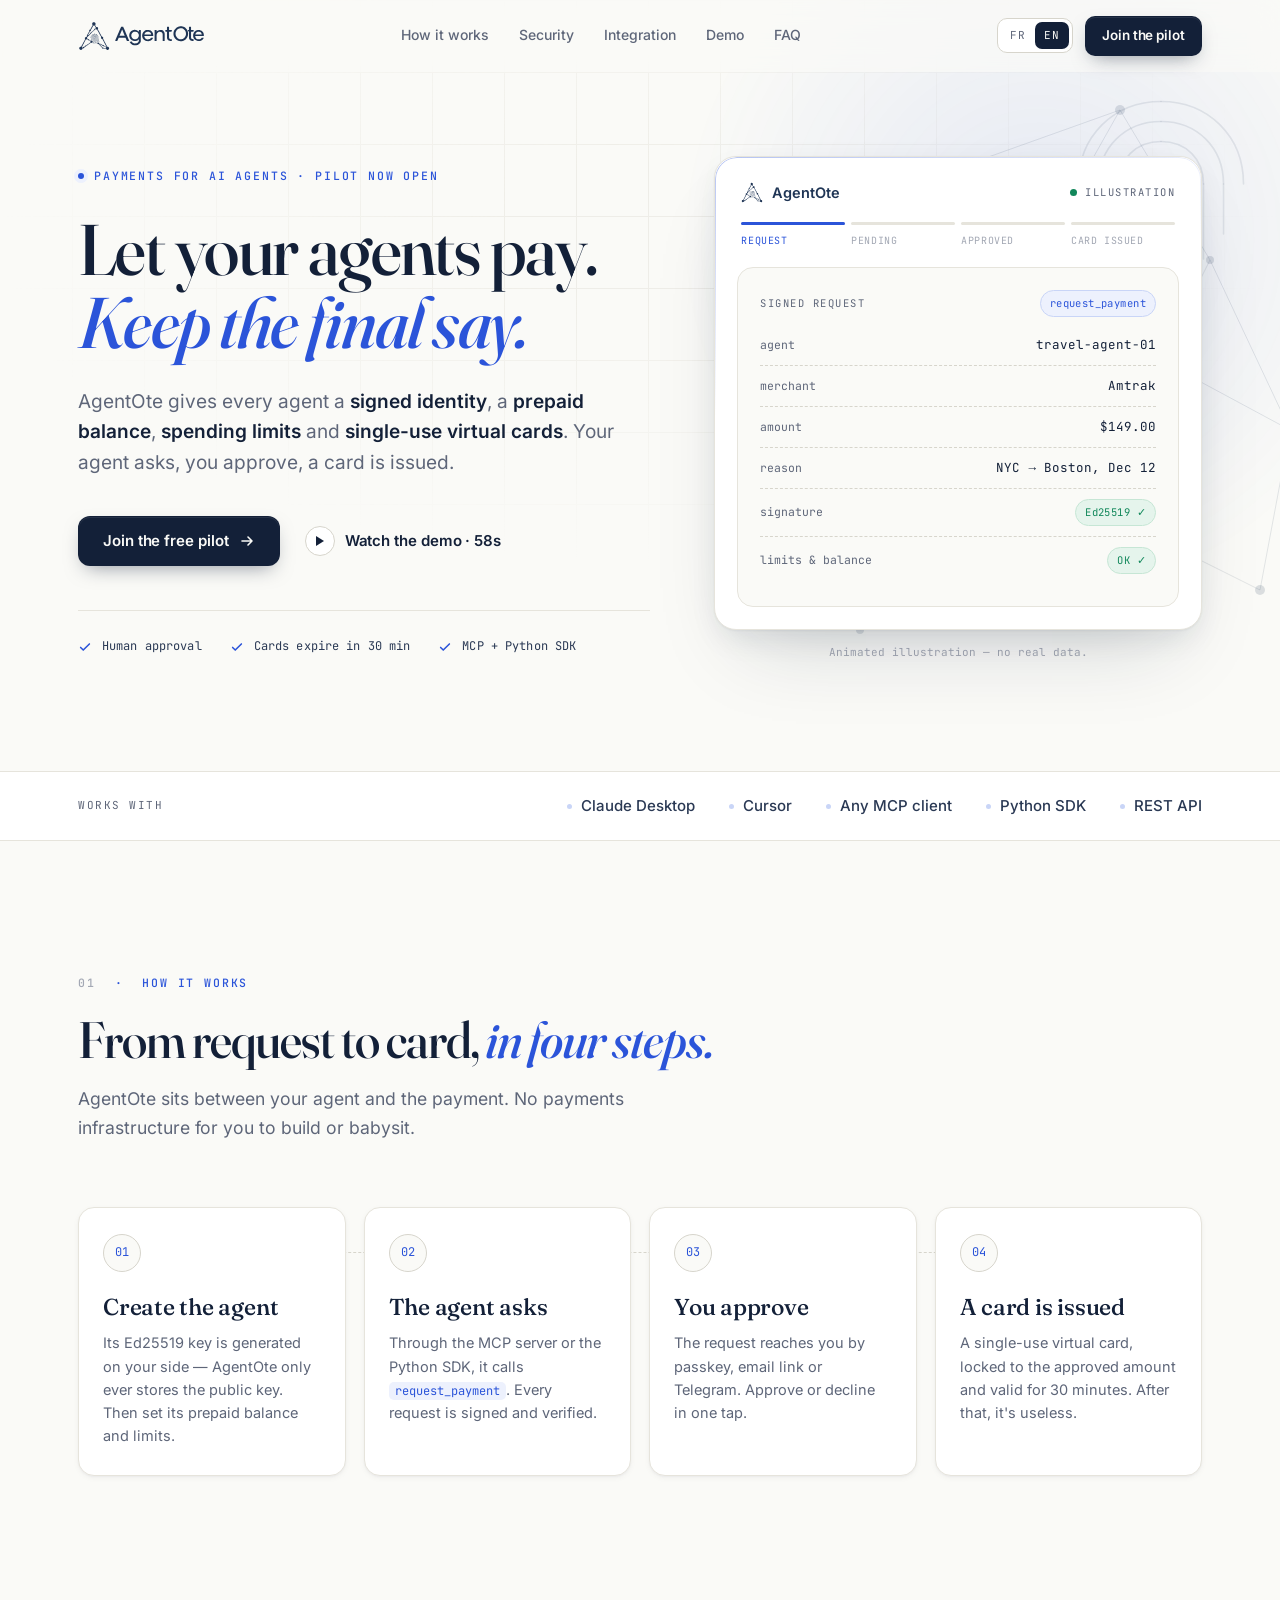
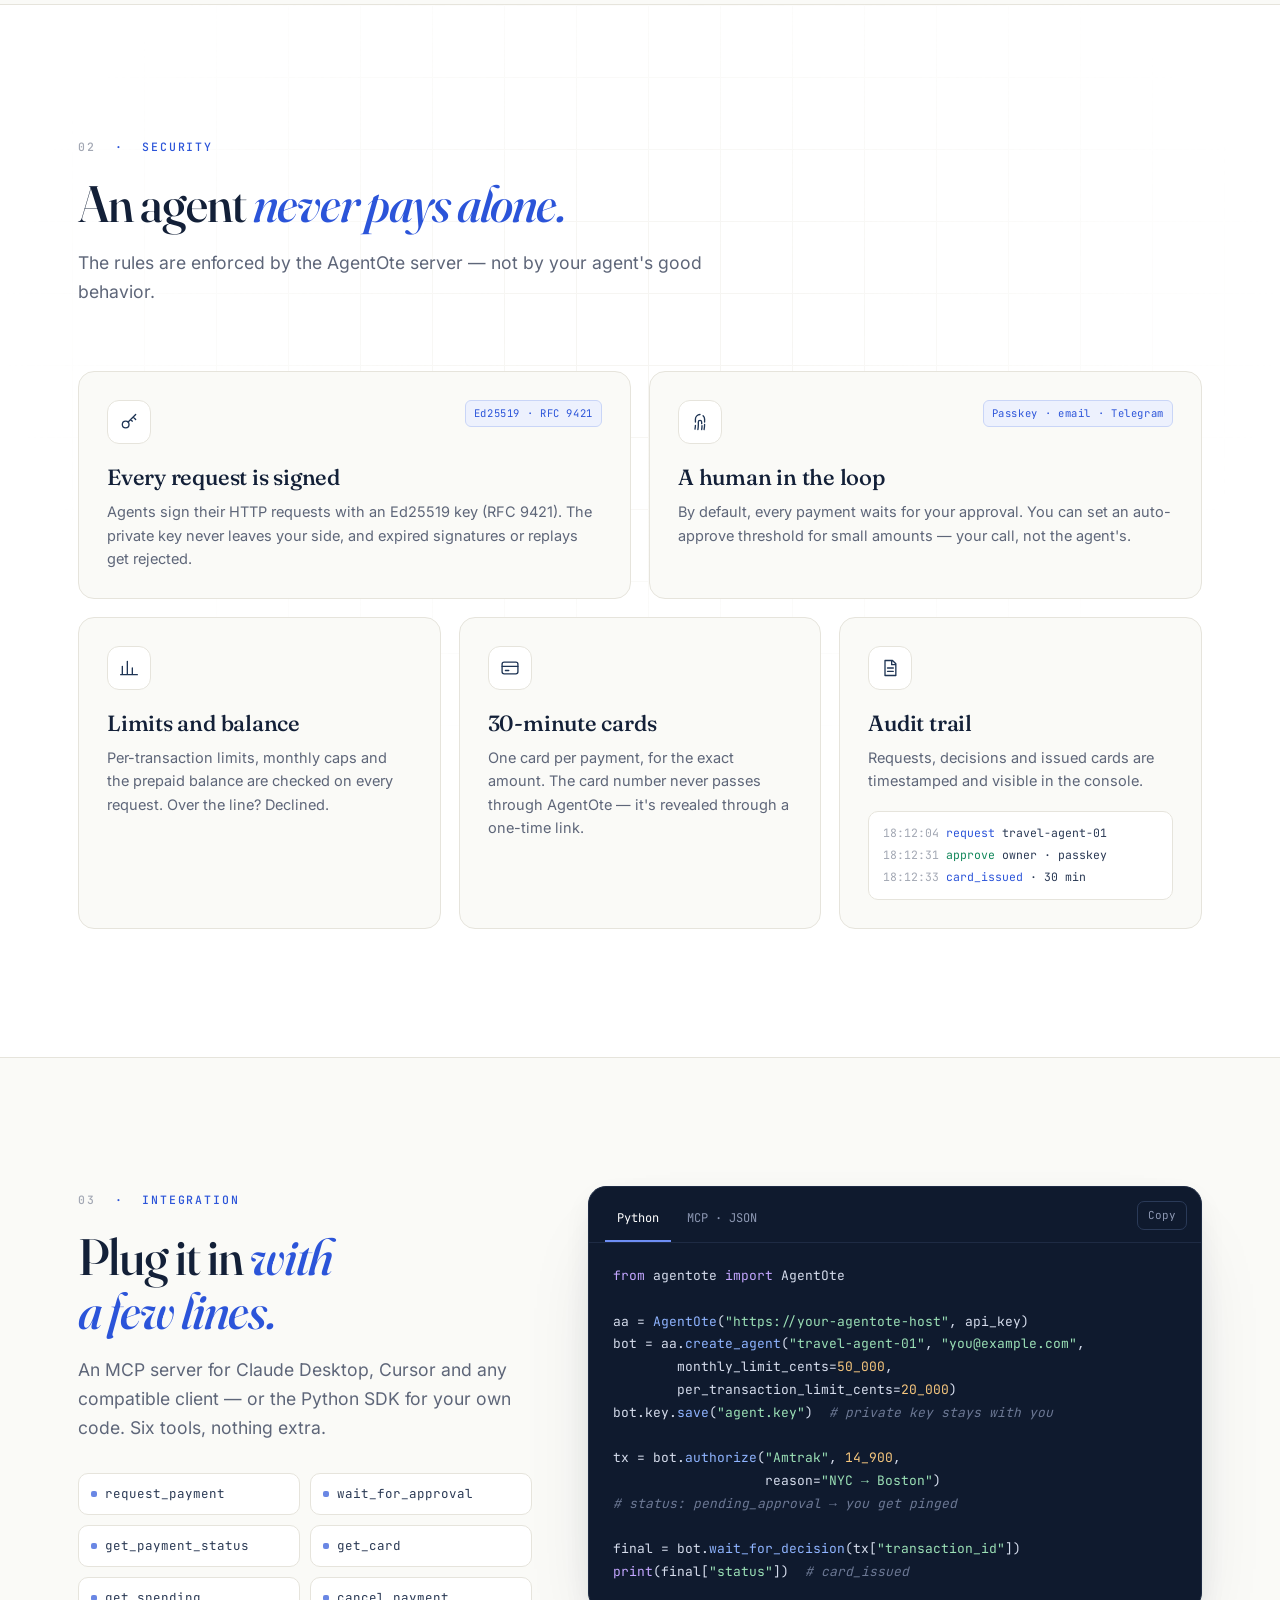
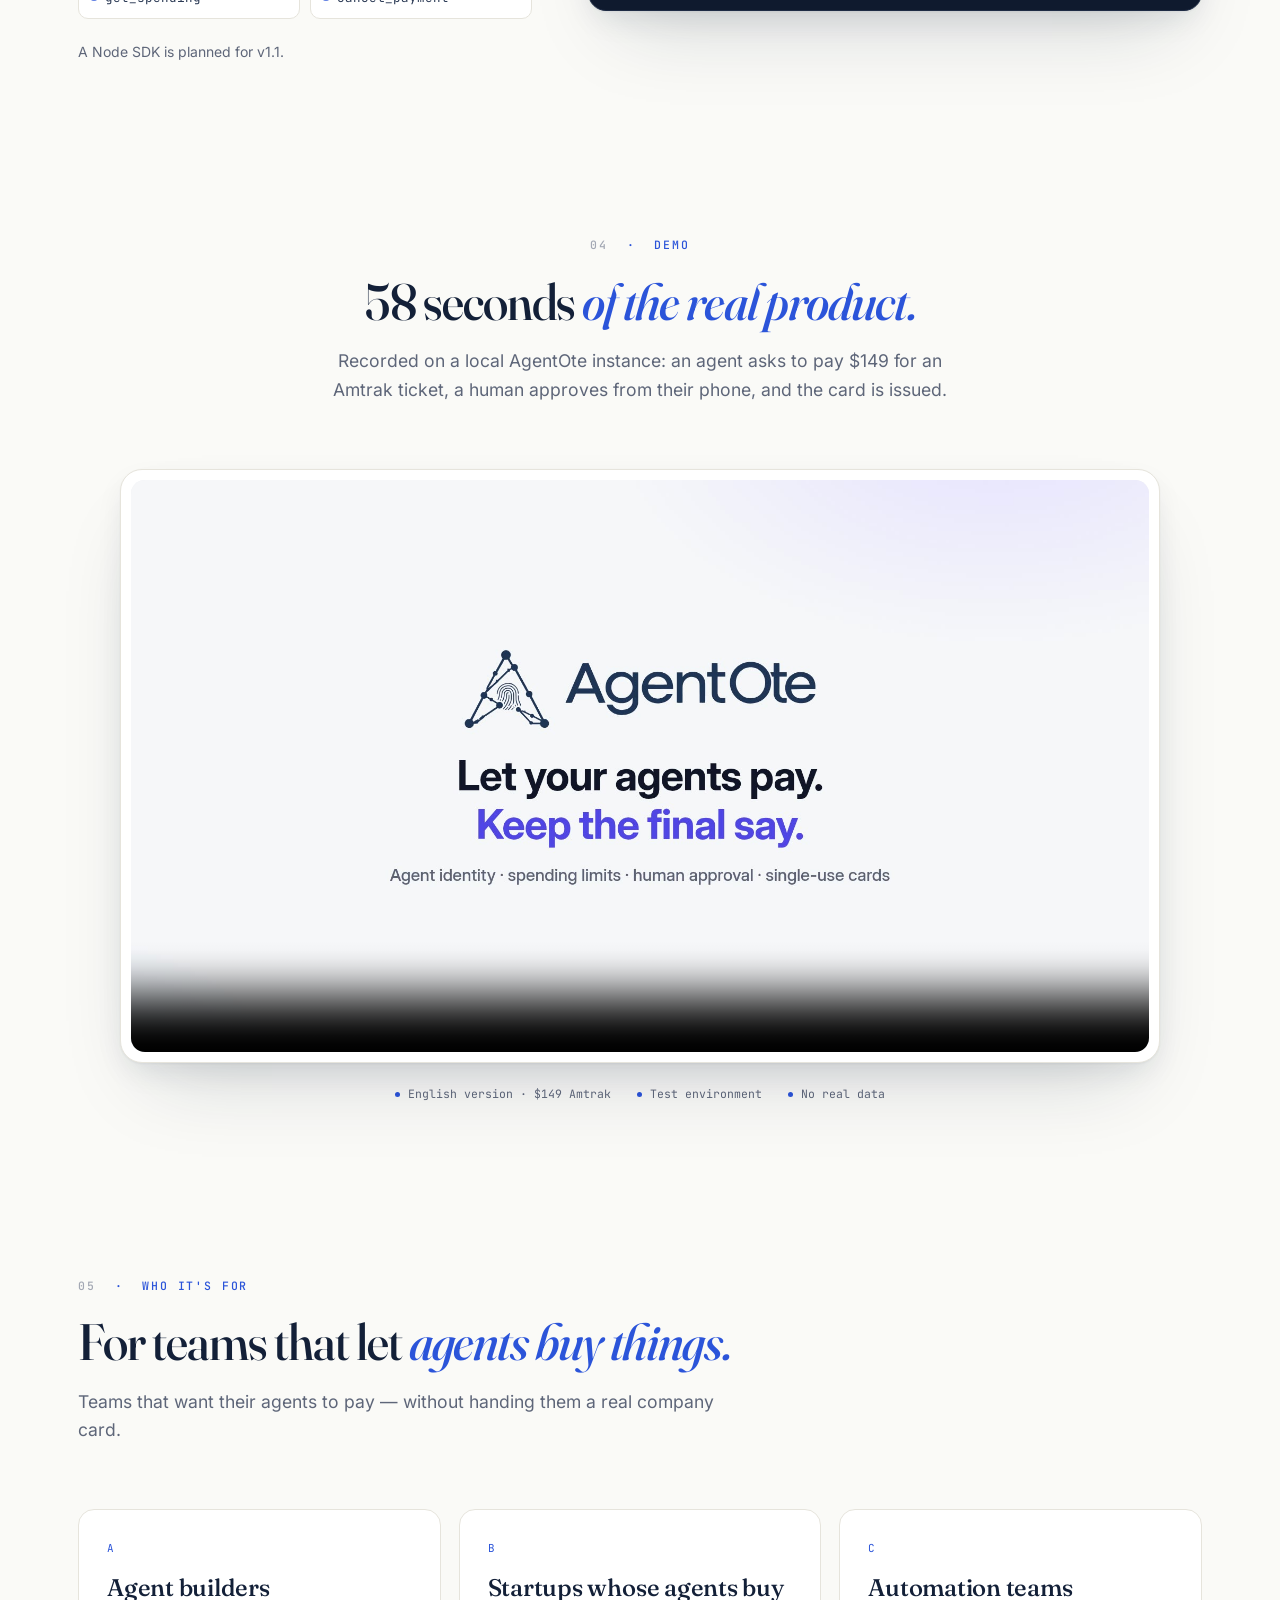
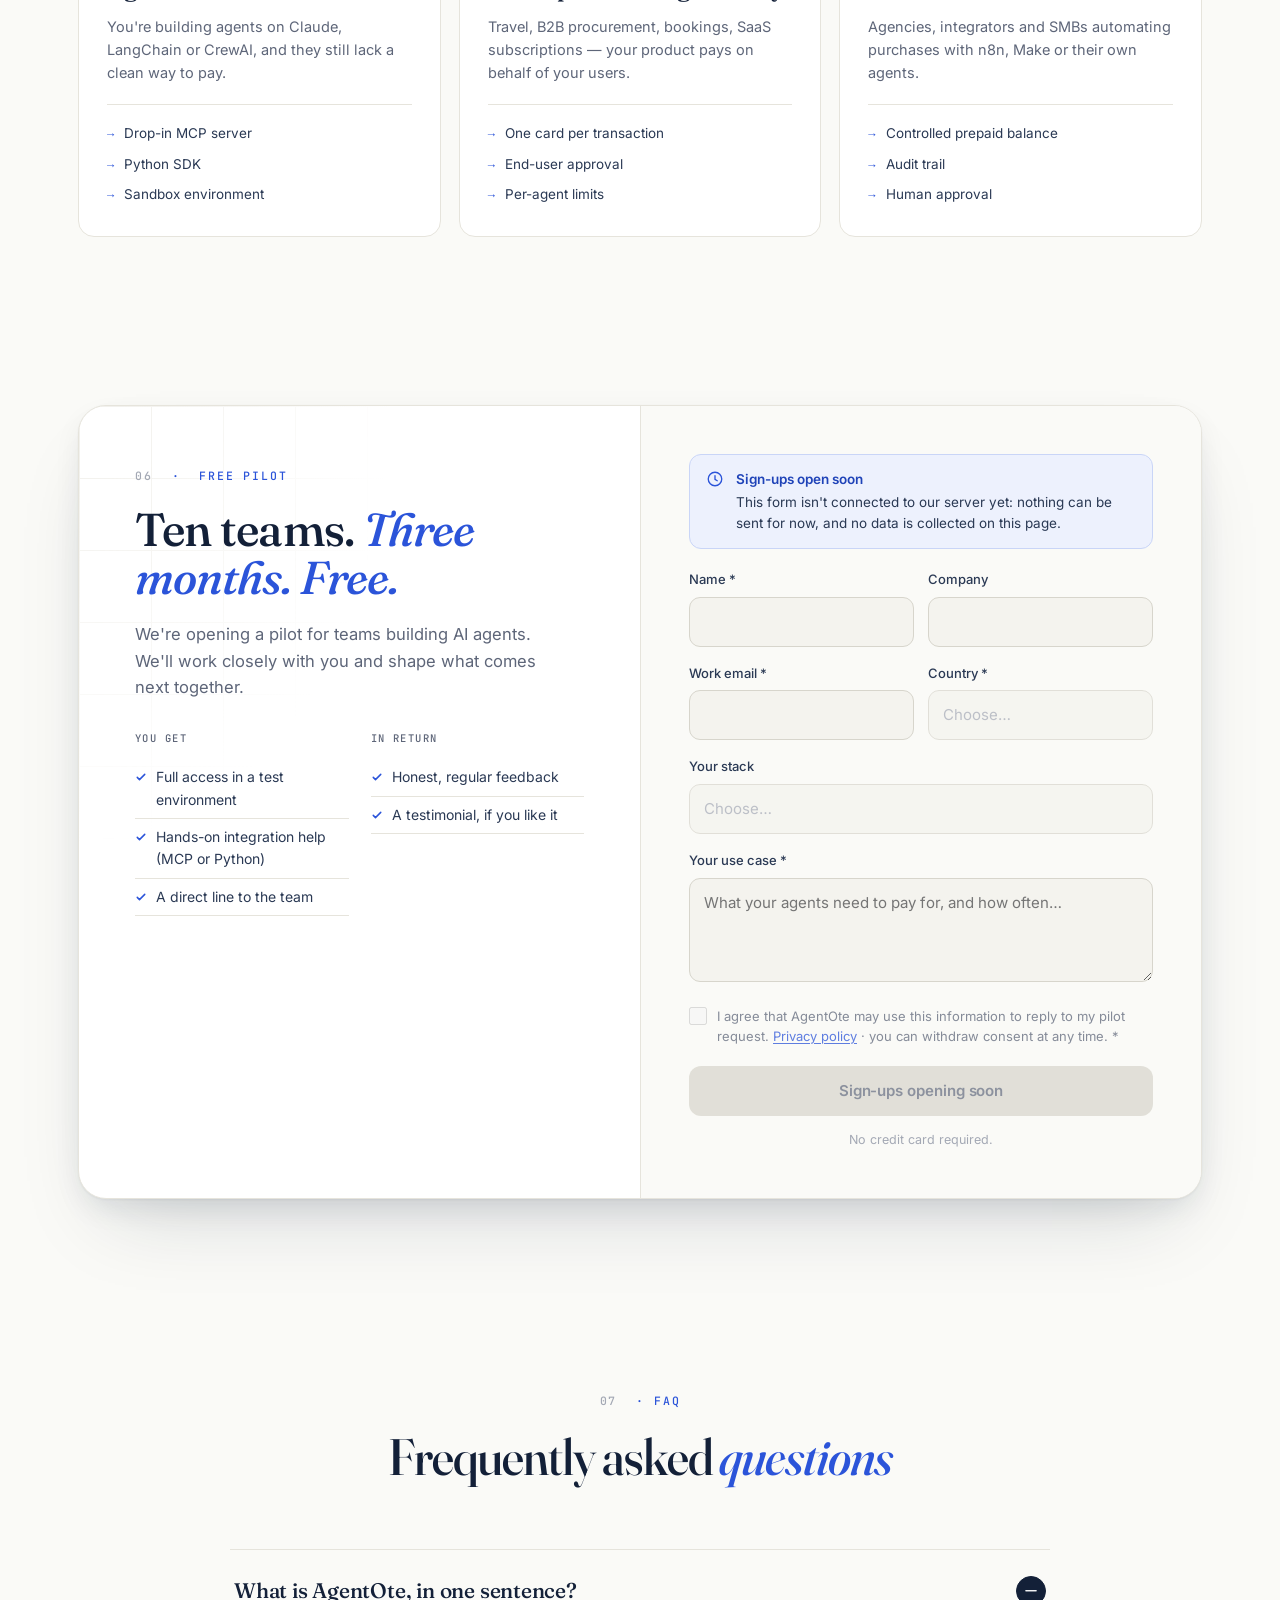
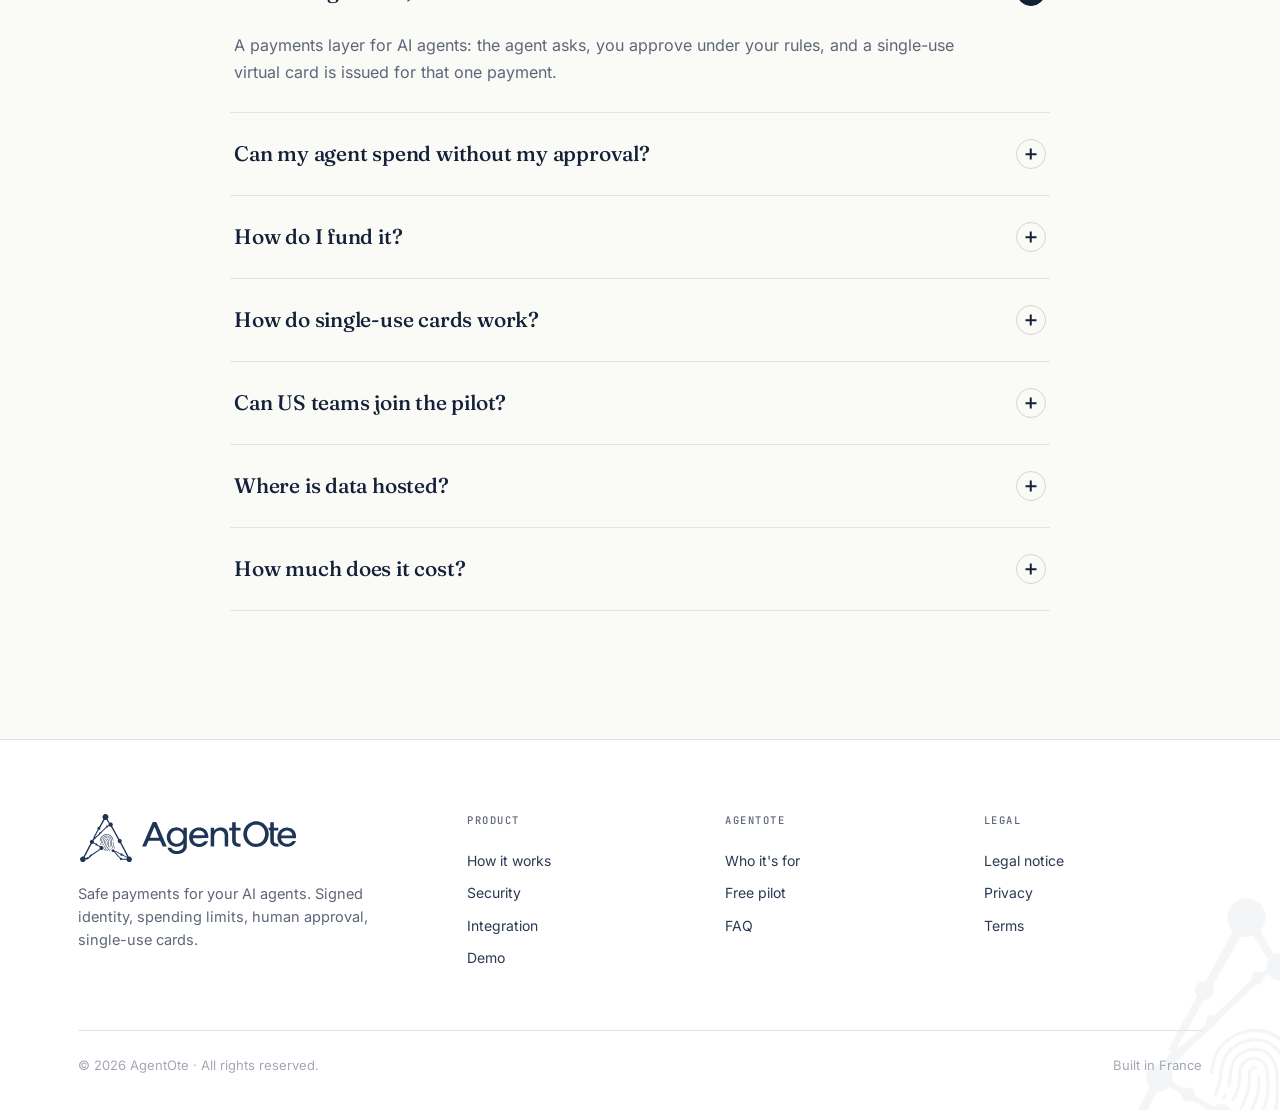
<file: index.html>
<!DOCTYPE html>
<html lang="fr">
<head>
<meta charset="UTF-8" />
<meta name="viewport" content="width=device-width, initial-scale=1" />
<title>AgentOte — Des paiements sûrs pour vos agents IA</title>
<meta name="description" content="AgentOte donne à chaque agent IA une identité signée, un solde prépayé, des plafonds et des cartes virtuelles à usage unique. Vous validez chaque paiement avant qu'il parte." />
<meta property="og:type" content="website" />
<meta property="og:title" content="AgentOte — Des paiements sûrs pour vos agents IA" />
<meta property="og:description" content="Identité signée, plafonds, validation humaine et cartes virtuelles à usage unique pour les agents IA." />
<meta property="og:site_name" content="AgentOte" />
<meta property="og:image" content="assets/favicon-512.png" />
<meta name="theme-color" content="#FAFAF7" />
<link rel="icon" href="assets/favicon.ico" sizes="any" />
<link rel="icon" type="image/svg+xml" href="assets/favicon.svg" />
<link rel="icon" type="image/png" sizes="32x32" href="assets/favicon-32.png" />
<link rel="icon" type="image/png" sizes="16x16" href="assets/favicon-16.png" />
<link rel="apple-touch-icon" href="assets/apple-touch-icon-180.png" />
<!-- Polices auto-hébergées (OFL) : aucune requête vers Google Fonts -->
<link rel="preload" href="assets/fonts/Fraunces-normal-latin.woff2" as="font" type="font/woff2" crossorigin />
<link rel="preload" href="assets/fonts/Inter-normal-latin.woff2" as="font" type="font/woff2" crossorigin />
<link rel="stylesheet" href="assets/fonts.css" />
<!-- URL de l'API pour le formulaire pilote (voir config.js) -->
<script src="config.js"></script>
<style>
*,*::before,*::after{box-sizing:border-box;margin:0;padding:0}
:root{
  --paper:#FAFAF7; --paper-2:#F4F3EE; --white:#FFFFFF;
  --navy:#1F3555;
  --ink:#132038; --ink-2:#2A3954; --muted:#5E6679; --faint:#A3A8B4;
  --line:#E6E4DC; --line-2:#D7D5CC;
  --accent:#2B54D9; --accent-ink:#1F43B8; --accent-soft:#EDF1FD; --accent-line:#C9D5F7;
  --ok:#11875A; --ok-soft:#E5F4EC; --warn:#A8650A; --warn-soft:#FBF1E1;
  --serif:'Fraunces',Georgia,'Times New Roman',serif;
  --sans:'Inter',-apple-system,BlinkMacSystemFont,'Segoe UI',sans-serif;
  --mono:'JetBrains Mono',ui-monospace,SFMono-Regular,Consolas,monospace;
  --nav-h:72px; --max:1180px; --r:16px;
  --shadow-1:0 1px 2px rgba(19,32,56,.04),0 2px 6px rgba(19,32,56,.04);
  --shadow-2:0 1px 2px rgba(19,32,56,.05),0 12px 32px -8px rgba(19,32,56,.12),0 40px 80px -30px rgba(19,32,56,.18);
  --ease:cubic-bezier(.2,.7,.2,1);
}
html{scroll-behavior:smooth;-webkit-text-size-adjust:100%}
body{font-family:var(--sans);font-size:16px;line-height:1.6;color:var(--ink);background:var(--paper);-webkit-font-smoothing:antialiased;text-rendering:optimizeLegibility;overflow-x:hidden}
::selection{background:var(--accent);color:#fff}
a{color:inherit;text-decoration:none}
ul,ol{list-style:none}
button{font:inherit;cursor:pointer;color:inherit}
img,svg,video{display:block;max-width:100%}
:focus-visible{outline:2px solid var(--accent);outline-offset:3px;border-radius:6px}
.container{max-width:var(--max);margin:0 auto;padding:0 28px}
.display{font-family:var(--serif);font-weight:500;letter-spacing:-.022em;line-height:1.02;font-variation-settings:"opsz" 144}
.display em{font-style:italic;font-weight:500;color:var(--accent)}
.kicker{display:inline-flex;align-items:center;gap:10px;font-family:var(--mono);font-size:11.5px;font-weight:500;letter-spacing:.16em;text-transform:uppercase;color:var(--accent)}
.kicker .dot{width:6px;height:6px;border-radius:50%;background:var(--accent);box-shadow:0 0 0 4px var(--accent-soft)}
.sec{padding:128px 0;position:relative}
.sec-head{max-width:760px;margin-bottom:64px}
.sec-head.center{margin-left:auto;margin-right:auto;text-align:center}
.sec-head h2{text-wrap:balance;font-family:var(--serif);font-weight:500;font-size:clamp(2.1rem,4vw,3.25rem);letter-spacing:-.02em;line-height:1.06;margin:18px 0 18px;font-variation-settings:"opsz" 144}
.sec-head h2 em{font-style:italic;color:var(--accent)}
.sec-sub{font-size:17.5px;color:var(--muted);max-width:60ch;line-height:1.65}
.sec-head.center .sec-sub{margin:0 auto}
.num{font-family:var(--mono);color:var(--faint)}
.btn{position:relative;display:inline-flex;align-items:center;justify-content:center;gap:10px;height:50px;padding:0 24px;border-radius:12px;border:1px solid transparent;font-size:15px;font-weight:600;letter-spacing:-.005em;white-space:nowrap;transition:background .25s var(--ease),color .25s,border-color .25s,transform .25s var(--ease),box-shadow .25s}
.btn-ink{background:var(--ink);color:var(--paper);box-shadow:0 1px 0 rgba(255,255,255,.08) inset,0 8px 20px -8px rgba(19,32,56,.5)}
.btn-ink:hover{background:var(--accent);transform:translateY(-1px);box-shadow:0 12px 26px -10px rgba(43,84,217,.6)}
.btn-ink .arr{transition:transform .25s var(--ease)}
.btn-ink:hover .arr{transform:translateX(3px)}
.btn-ghost{background:transparent;color:var(--ink);padding:0 10px}
.btn-ghost .play{width:30px;height:30px;border-radius:50%;border:1px solid var(--line-2);display:grid;place-items:center;background:var(--white);transition:border-color .25s,transform .25s var(--ease)}
.btn-ghost:hover .play{border-color:var(--ink);transform:scale(1.06)}
.btn-sm{height:40px;padding:0 16px;font-size:13.5px;border-radius:10px}
#nav{position:fixed;inset:0 0 auto;height:var(--nav-h);z-index:900;background:rgba(250,250,247,.72);backdrop-filter:saturate(1.4) blur(14px);-webkit-backdrop-filter:saturate(1.4) blur(14px);border-bottom:1px solid transparent;transition:border-color .3s,background .3s}
#nav.scrolled{border-bottom-color:var(--line);background:rgba(250,250,247,.9)}
.nav-in{max-width:var(--max);margin:0 auto;padding:0 28px;height:100%;display:flex;align-items:center;justify-content:space-between;gap:20px}
.brand{display:flex;align-items:center;flex-shrink:0}
.brand img{height:30px;width:auto}
.nav-links{display:flex;gap:30px}
.nav-links a{font-size:14px;font-weight:500;color:var(--muted);transition:color .2s;position:relative}
.nav-links a::after{content:"";position:absolute;left:0;right:0;bottom:-6px;height:1px;background:var(--ink);transform:scaleX(0);transform-origin:left;transition:transform .3s var(--ease)}
.nav-links a:hover{color:var(--ink)}
.nav-links a:hover::after{transform:scaleX(1)}
.nav-act{display:flex;align-items:center;gap:12px}
.lang{display:flex;padding:3px;border:1px solid var(--line-2);border-radius:10px;background:var(--white)}
.lang button{border:0;background:transparent;font-family:var(--mono);font-size:11px;letter-spacing:.08em;padding:5px 9px;border-radius:7px;color:var(--muted);transition:background .2s,color .2s}
.lang button.on{background:var(--ink);color:var(--paper)}
.burger{display:none;width:40px;height:40px;border:1px solid var(--line-2);border-radius:10px;background:var(--white);flex-direction:column;align-items:center;justify-content:center;gap:5px}
.burger span{width:16px;height:1.5px;background:var(--ink);transition:transform .25s,opacity .25s}
.burger.open span:nth-child(1){transform:translateY(3.25px) rotate(45deg)}
.burger.open span:nth-child(2){transform:translateY(-3.25px) rotate(-45deg)}
#mmenu{position:fixed;inset:var(--nav-h) 0 0;z-index:850;background:var(--paper);padding:28px;display:flex;flex-direction:column;opacity:0;visibility:hidden;transform:translateY(-8px);transition:opacity .25s,transform .25s,visibility .25s}
#mmenu.open{opacity:1;visibility:visible;transform:none}
#mmenu a.m{font-family:var(--serif);font-size:28px;padding:14px 0;border-bottom:1px solid var(--line);display:flex;justify-content:space-between;align-items:center}
#mmenu a.m b{font-weight:500}
#mmenu a.m span{font-family:var(--mono);font-size:12px;color:var(--faint)}
#mmenu .btn{margin-top:28px}
#hero{position:relative;padding:calc(var(--nav-h) + 84px) 0 110px;overflow:hidden}
.grid-bg{position:absolute;inset:0;pointer-events:none;background-image:linear-gradient(var(--line) 1px,transparent 1px),linear-gradient(90deg,var(--line) 1px,transparent 1px);background-size:72px 72px;opacity:.55;-webkit-mask-image:radial-gradient(ellipse 70% 60% at 50% 30%,#000 15%,transparent 72%);mask-image:radial-gradient(ellipse 70% 60% at 50% 30%,#000 15%,transparent 72%)}
.glow{position:absolute;pointer-events:none;width:720px;height:720px;right:-120px;top:-120px;background:radial-gradient(closest-side,rgba(43,84,217,.10),transparent);filter:blur(10px)}
.net{position:absolute;pointer-events:none;right:-40px;top:70px;width:760px;height:620px;opacity:.9}
.net line{stroke:var(--navy);stroke-opacity:.13;stroke-width:1}
.net circle{fill:var(--navy);fill-opacity:.16}
.net circle.p{fill:var(--accent);fill-opacity:.5;animation:pulse 3.6s var(--ease) infinite}
.net circle.p:nth-of-type(2n){animation-delay:1.2s}
.net circle.p:nth-of-type(3n){animation-delay:2.4s}
@keyframes pulse{0%,100%{fill-opacity:.15}50%{fill-opacity:.6}}
.hero-grid{position:relative;display:grid;grid-template-columns:1.08fr .92fr;gap:64px;align-items:center}
.hero-copy h1{font-size:clamp(3rem,5.6vw,4.85rem);margin:26px 0 0;text-wrap:balance}
.hero-copy h1 .l2{display:block}
.lead{margin-top:28px;font-size:19px;line-height:1.6;color:var(--muted);max-width:33em}
.lead strong{color:var(--ink);font-weight:600}
.cta-row{display:flex;align-items:center;gap:14px;margin-top:38px;flex-wrap:wrap}
.proof{margin-top:44px;padding-top:26px;border-top:1px solid var(--line);display:grid;grid-template-columns:repeat(3,auto);gap:12px 28px;justify-content:start}
.proof li{display:flex;align-items:center;gap:10px;font-family:var(--mono);font-size:12px;color:var(--ink-2);letter-spacing:.01em}
.proof svg{flex:none;color:var(--accent)}
.stage{position:relative}
.stage .fp{position:absolute;right:-84px;top:-92px;width:250px;opacity:.55;pointer-events:none}
.stage .console{z-index:1}.caption{position:relative}
.stage .fp path{fill:none;stroke:var(--navy);stroke-opacity:.18;stroke-width:1.3;stroke-linecap:round}
.console{position:relative;background:var(--white);border:1px solid var(--line);border-radius:22px;box-shadow:var(--shadow-2);padding:22px;overflow:hidden}
.console::before{content:"";position:absolute;inset:0;border-radius:22px;padding:1px;background:linear-gradient(160deg,rgba(43,84,217,.35),transparent 40%);-webkit-mask:linear-gradient(#000 0 0) content-box,linear-gradient(#000 0 0);-webkit-mask-composite:xor;mask-composite:exclude;pointer-events:none}
.c-head{display:flex;justify-content:space-between;align-items:center;padding:2px 4px 18px}
.c-brand{display:flex;align-items:center;gap:9px;font-weight:600;font-size:14.5px;color:var(--navy)}
.c-brand img{width:22px;height:auto}
.live{display:flex;align-items:center;gap:8px;font-family:var(--mono);font-size:10.5px;letter-spacing:.14em;text-transform:uppercase;color:var(--muted)}
.live i{width:7px;height:7px;border-radius:50%;background:var(--ok);animation:ping 2s infinite}
@keyframes ping{0%{box-shadow:0 0 0 0 rgba(17,135,90,.45)}80%,100%{box-shadow:0 0 0 8px rgba(17,135,90,0)}}
.steps{display:grid;grid-template-columns:repeat(4,1fr);gap:6px;margin:0 4px 18px}
.steps li{font-family:var(--mono);font-size:10px;letter-spacing:.06em;text-transform:uppercase;color:var(--faint);transition:color .4s;white-space:nowrap}
.steps li b{display:block;height:3px;border-radius:3px;background:var(--line);margin-bottom:8px;overflow:hidden;position:relative}
.steps li b::after{content:"";position:absolute;inset:0;background:var(--accent);transform:scaleX(0);transform-origin:left}
.steps li.done{color:var(--ink-2)}
.steps li.done b::after{transform:scaleX(1);transition:transform .3s}
.steps li.cur{color:var(--accent)}
.steps li.cur b::after{animation:fill var(--dur,2.8s) linear forwards}
@keyframes fill{to{transform:scaleX(1)}}
.panes{display:grid;background:var(--paper);border:1px solid var(--line);border-radius:16px;min-height:322px}
.pane{grid-area:1/1;padding:22px;opacity:0;transform:translateY(8px) scale(.985);transition:opacity .5s var(--ease),transform .6s var(--ease);pointer-events:none}
.pane.on{opacity:1;transform:none;pointer-events:auto}
.row{display:flex;justify-content:space-between;align-items:center;gap:16px;padding:10px 0;border-bottom:1px dashed var(--line-2);font-size:13.5px}
.row:last-child{border-bottom:0}
.row .k{font-family:var(--mono);font-size:11.5px;color:var(--muted)}
.row .v{font-family:var(--mono);font-size:12.5px;color:var(--ink);text-align:right}
.badge{display:inline-flex;align-items:center;gap:6px;font-family:var(--mono);font-size:10.5px;letter-spacing:.04em;padding:4px 9px;border-radius:999px;border:1px solid var(--line-2);background:var(--white);color:var(--ink-2);white-space:nowrap}
.badge.ok{color:var(--ok);background:var(--ok-soft);border-color:#C6E6D5}
.badge.wait{color:var(--warn);background:var(--warn-soft);border-color:#EFD9B2}
.badge.acc{color:var(--accent);background:var(--accent-soft);border-color:var(--accent-line)}
.p-title{display:flex;justify-content:space-between;align-items:center;gap:12px;margin-bottom:8px}
.p-title .t{font-family:var(--mono);font-size:10.5px;letter-spacing:.14em;text-transform:uppercase;color:var(--muted)}
.amount{font-family:var(--serif);font-size:44px;font-weight:500;letter-spacing:-.02em;line-height:1;margin:6px 0 6px;font-variation-settings:"opsz" 144}
.merchant{font-size:14px;color:var(--muted)}
.chips{display:flex;flex-wrap:wrap;gap:6px;margin-top:16px}
.chip-c{font-family:var(--mono);font-size:11px;padding:6px 9px;border-radius:8px;border:1px solid var(--line-2);background:var(--white);color:var(--ink-2)}
.chip-c.hl{border-color:var(--accent-line);color:var(--accent);background:var(--accent-soft)}
.wait-ring{width:46px;height:46px;border-radius:50%;border:2px solid var(--line);border-top-color:var(--accent);animation:spin 1.1s linear infinite;flex:none}
@keyframes spin{to{transform:rotate(360deg)}}
.big-check{width:52px;height:52px;border-radius:50%;background:var(--ok-soft);display:grid;place-items:center;flex:none}
.big-check path{stroke:var(--ok);stroke-width:2.4;fill:none;stroke-linecap:round;stroke-linejoin:round;stroke-dasharray:30;stroke-dashoffset:30}
.pane.on .big-check path{animation:draw .7s .15s var(--ease) forwards}
@keyframes draw{to{stroke-dashoffset:0}}
.sig{margin-top:18px;font-family:var(--mono);font-size:11px;color:var(--muted);background:var(--white);border:1px solid var(--line);border-radius:10px;padding:10px 12px;line-height:1.8}
.sig b{color:var(--ink-2);font-weight:500}
.vcard{position:relative;aspect-ratio:1.586;border-radius:16px;padding:20px 22px;color:#fff;overflow:hidden;background:radial-gradient(120% 140% at 100% 0%,#3E66E6 0%,#2346B8 35%,#1F3555 75%,#172843 100%);box-shadow:0 24px 40px -18px rgba(31,53,85,.55),inset 0 1px 0 rgba(255,255,255,.18);display:flex;flex-direction:column;justify-content:space-between}
.vcard .mesh{position:absolute;inset:0;width:100%;height:100%;opacity:.16}
.vcard .mesh line{stroke:#fff;stroke-width:.8}
.vcard .mesh circle{fill:#fff}
.vcard .shine{position:absolute;inset:-40%;background:linear-gradient(115deg,transparent 40%,rgba(255,255,255,.22) 50%,transparent 60%);transform:translateX(-60%)}
.pane.on .vcard .shine{animation:shine 1.6s .3s var(--ease) forwards}
@keyframes shine{to{transform:translateX(60%)}}
.vc-top,.vc-bot{position:relative;display:flex;justify-content:space-between;align-items:flex-start;gap:10px}
.vc-brand{display:flex;align-items:center;gap:8px;font-weight:600;font-size:14px}
.vc-brand img{width:20px}
.vc-pill{font-family:var(--mono);font-size:9.5px;letter-spacing:.1em;text-transform:uppercase;padding:4px 8px;border-radius:999px;background:rgba(255,255,255,.14);border:1px solid rgba(255,255,255,.22)}
.vc-mid{position:relative;display:flex;align-items:center;gap:14px}
.emv{width:38px;height:28px;border-radius:6px;background:linear-gradient(135deg,#F3DFA8,#C9A24A 60%,#E9D08E);position:relative;overflow:hidden}
.emv::before{content:"";position:absolute;inset:6px 0;border-top:1px solid rgba(80,60,10,.35);border-bottom:1px solid rgba(80,60,10,.35)}
.emv::after{content:"";position:absolute;inset:0 13px;border-left:1px solid rgba(80,60,10,.35);border-right:1px solid rgba(80,60,10,.35)}
.pan{position:relative;font-family:var(--mono);font-size:15px;letter-spacing:.14em;opacity:.95}
.vc-bot .l{font-family:var(--mono);font-size:8.5px;letter-spacing:.14em;text-transform:uppercase;opacity:.65;white-space:nowrap}
.vc-bot .v{font-family:var(--mono);font-size:13px;margin-top:3px;white-space:nowrap}
.under{display:flex;justify-content:space-between;align-items:center;gap:10px;margin-top:14px;font-size:12.5px;color:var(--muted)}
.caption{margin-top:14px;font-family:var(--mono);font-size:11px;color:var(--faint);text-align:center}
.compat{border-top:1px solid var(--line);border-bottom:1px solid var(--line);background:var(--white)}
.compat .container{display:flex;align-items:center;justify-content:space-between;gap:24px;padding-top:22px;padding-bottom:22px;flex-wrap:wrap}
.compat .lbl{font-family:var(--mono);font-size:11px;letter-spacing:.14em;text-transform:uppercase;color:var(--muted)}
.compat ul{display:flex;gap:10px 34px;flex-wrap:wrap}
.compat li{font-size:15px;font-weight:500;color:var(--ink-2);display:flex;align-items:center;gap:9px}
.compat li i{width:5px;height:5px;border-radius:50%;background:var(--accent-line)}
.issuing{margin-top:14px;padding:12px 14px;border:1px solid var(--accent-line);background:var(--accent-soft);border-radius:10px}
.issuing .ir{display:flex;justify-content:space-between;gap:10px;font-size:13px;color:var(--accent-ink);font-weight:500}
.issuing .mono{font-family:var(--mono);font-size:11px;opacity:.8}
.issuing b{display:block;height:3px;border-radius:3px;margin-top:10px;background:rgba(43,84,217,.15);position:relative;overflow:hidden}
.issuing b::after{content:"";position:absolute;inset:0;width:40%;background:var(--accent);border-radius:3px;animation:slide 1.2s var(--ease) infinite}
@keyframes slide{from{transform:translateX(-100%)}to{transform:translateX(260%)}}
.how{display:grid;grid-template-columns:repeat(4,1fr);gap:18px;position:relative}
.how::before{content:"";position:absolute;left:30px;right:30px;top:45px;border-top:1px dashed var(--line-2)}
.st{position:relative;background:var(--white);border:1px solid var(--line);border-radius:var(--r);padding:26px 24px 28px;box-shadow:var(--shadow-1);transition:transform .35s var(--ease),box-shadow .35s,border-color .35s}
.st:hover{transform:translateY(-4px);box-shadow:var(--shadow-2);border-color:var(--line-2)}
.st .n{width:38px;height:38px;border-radius:50%;display:grid;place-items:center;background:var(--paper);border:1px solid var(--line-2);font-family:var(--mono);font-size:12px;color:var(--accent);position:relative;z-index:1}
.st h3{font-family:var(--serif);font-weight:500;font-size:23px;letter-spacing:-.01em;line-height:1.2;margin:22px 0 10px}
.st p{font-size:14.5px;color:var(--muted);line-height:1.6}
.st code{font-family:var(--mono);font-size:12px;color:var(--accent);background:var(--accent-soft);padding:1px 6px;border-radius:5px}
#security{background:var(--white);border-top:1px solid var(--line);border-bottom:1px solid var(--line)}
#security .grid-bg{opacity:.35}
.sec-grid{display:grid;grid-template-columns:repeat(6,1fr);gap:18px;position:relative}
.sc{grid-column:span 2;background:var(--paper);border:1px solid var(--line);border-radius:var(--r);padding:28px;position:relative;overflow:hidden;transition:border-color .3s,transform .35s var(--ease)}
.sc:hover{border-color:var(--accent-line);transform:translateY(-3px)}
.sc.wide{grid-column:span 3}
.sc .ico{width:44px;height:44px;border-radius:12px;background:var(--white);border:1px solid var(--line);display:grid;place-items:center;color:var(--navy)}
.sc h3{font-family:var(--serif);font-weight:500;font-size:22px;letter-spacing:-.01em;line-height:1.2;margin:20px 0 10px}
.sc p{font-size:14.5px;color:var(--muted);line-height:1.6}
.sc .tag{position:absolute;top:28px;right:28px;font-family:var(--mono);font-size:10.5px;letter-spacing:.06em;color:var(--accent);background:var(--accent-soft);border:1px solid var(--accent-line);padding:4px 8px;border-radius:6px}
.log{margin-top:18px;font-family:var(--mono);font-size:11.5px;line-height:1.95;color:var(--ink-2);background:var(--white);border:1px solid var(--line);border-radius:10px;padding:10px 14px;white-space:nowrap;overflow:hidden;text-overflow:ellipsis}
.log span{color:var(--faint)}
.log .g{color:var(--ok)}.log .b{color:var(--accent)}
.int{display:grid;grid-template-columns:.85fr 1.15fr;gap:56px;align-items:start}
.tools{margin-top:30px;display:grid;grid-template-columns:1fr 1fr;gap:10px}
.tools li{font-family:var(--mono);font-size:12.5px;color:var(--ink-2);background:var(--white);border:1px solid var(--line);border-radius:10px;padding:10px 12px;display:flex;align-items:center;gap:8px}
.tools li::before{content:"";width:6px;height:6px;border-radius:2px;background:var(--accent);opacity:.7}
.int-note{margin-top:22px;font-size:14px;color:var(--muted)}
.code{background:#0F1A2E;border-radius:18px;box-shadow:var(--shadow-2);overflow:hidden;border:1px solid #1E2B44;min-width:0}
.code-bar{display:flex;align-items:center;justify-content:space-between;padding:12px 14px 0 16px;border-bottom:1px solid #1E2B44}
.tabs{display:flex;gap:4px}
.tabs button{border:0;background:transparent;color:#8D98B3;font-family:var(--mono);font-size:12px;padding:10px 12px 12px;border-bottom:2px solid transparent;transition:color .2s,border-color .2s}
.tabs button.on{color:#fff;border-bottom-color:#6E8EF5}
.copy{border:1px solid #2A3A58;background:transparent;color:#8D98B3;font-family:var(--mono);font-size:11px;padding:5px 10px;border-radius:7px;margin-bottom:10px;transition:color .2s,border-color .2s}
.copy:hover{color:#fff;border-color:#6E8EF5}
.code pre{margin:0;padding:22px 24px 26px;font-family:var(--mono);font-size:13px;line-height:1.75;color:#D5DCEC;overflow-x:auto;display:none;tab-size:2}
.code pre.on{display:block}
.tk-c{color:#6C7894;font-style:italic}.tk-k{color:#C3A6FF}.tk-s{color:#9BE0B6}.tk-n{color:#F7C77E}.tk-f{color:#8FB4FF}.tk-p{color:#D5DCEC}
.vid-wrap{position:relative;max-width:1040px;margin:0 auto}
.vid-frame{position:relative;border-radius:22px;overflow:hidden;background:var(--white);border:1px solid var(--line);box-shadow:var(--shadow-2);padding:10px}
.vid-frame video{width:100%;border-radius:14px;aspect-ratio:16/9;background:#EEF0F4}
.vid-meta{display:flex;justify-content:center;gap:10px 26px;flex-wrap:wrap;margin-top:22px;font-family:var(--mono);font-size:11.5px;color:var(--muted)}
.vid-meta>span{display:flex;align-items:center;gap:8px}
.vid-meta i{width:5px;height:5px;border-radius:50%;background:var(--accent)}
.who{display:grid;grid-template-columns:repeat(3,1fr);gap:18px}
.wc{background:var(--white);border:1px solid var(--line);border-radius:var(--r);padding:30px 28px;display:flex;flex-direction:column;transition:transform .35s var(--ease),box-shadow .35s}
.wc:hover{transform:translateY(-4px);box-shadow:var(--shadow-2)}
.wc .idx{font-family:var(--mono);font-size:11px;letter-spacing:.14em;color:var(--accent)}
.wc h3{font-family:var(--serif);font-weight:500;font-size:24px;letter-spacing:-.01em;line-height:1.2;margin:16px 0 12px}
.wc p{font-size:14.5px;color:var(--muted)}
.wc ul{margin-top:auto;padding-top:18px;border-top:1px solid var(--line);display:flex;flex-direction:column;gap:9px}
.wc p{margin-bottom:20px}
.wc li{font-size:13.5px;color:var(--ink-2);display:flex;gap:10px;align-items:baseline}
.wc li::before{content:"→";font-family:var(--mono);font-size:12px;color:var(--accent)}
.pilot{position:relative;border-radius:28px;background:var(--white);border:1px solid var(--line);box-shadow:var(--shadow-2);overflow:hidden;display:grid;grid-template-columns:1fr 1fr}
.pilot-l{padding:56px;position:relative}
.pilot-l .grid-bg{opacity:.5;-webkit-mask-image:radial-gradient(ellipse 80% 80% at 0% 0%,#000 10%,transparent 70%);mask-image:radial-gradient(ellipse 80% 80% at 0% 0%,#000 10%,transparent 70%)}
.pilot-l h2{text-wrap:balance;position:relative;font-family:var(--serif);font-weight:500;font-size:clamp(2rem,3.6vw,3rem);letter-spacing:-.02em;line-height:1.06;margin:18px 0 18px}
.pilot-l h2 em{font-style:italic;color:var(--accent)}
.pilot-l>p{position:relative;color:var(--muted);font-size:16.5px;max-width:42ch}
.give{position:relative;margin-top:30px;display:grid;grid-template-columns:1fr 1fr;gap:22px}
.give h4{font-family:var(--mono);font-size:10.5px;letter-spacing:.14em;text-transform:uppercase;color:var(--muted);font-weight:500;margin-bottom:12px}
.give li{font-size:14px;color:var(--ink-2);padding:7px 0;border-bottom:1px solid var(--line);display:flex;gap:9px}
.give li svg{flex:none;margin-top:5px;color:var(--accent)}
.pilot-r{padding:48px;background:var(--paper);border-left:1px solid var(--line)}
form .f{margin-bottom:16px}
form label{display:block;font-size:13px;font-weight:500;color:var(--ink-2);margin-bottom:7px}
form input,form select,form textarea{width:100%;font:inherit;font-size:15px;color:var(--ink);background:var(--white);border:1px solid var(--line-2);border-radius:11px;padding:12px 14px;transition:border-color .2s,box-shadow .2s;appearance:none;-webkit-appearance:none}
form select{background-image:url("data:image/svg+xml,%3Csvg xmlns='http://www.w3.org/2000/svg' width='12' height='12' viewBox='0 0 12 12'%3E%3Cpath d='M2 4l4 4 4-4' stroke='%235E6679' stroke-width='1.5' fill='none' stroke-linecap='round'/%3E%3C/svg%3E");background-repeat:no-repeat;background-position:right 14px center}
form textarea{min-height:104px;resize:vertical}
form input:focus,form select:focus,form textarea:focus{outline:0;border-color:var(--accent);box-shadow:0 0 0 4px var(--accent-soft)}
form .two{display:grid;grid-template-columns:1fr 1fr;gap:14px}
form .btn{width:100%;margin-top:6px}
.form-note{margin-top:14px;font-size:12.5px;color:var(--faint);text-align:center}
.ok-msg{display:none;margin-top:14px;padding:12px 14px;border-radius:11px;background:var(--ok-soft);color:var(--ok);font-size:14px}
.ok-msg.show{display:block}
.faq{max-width:820px;margin:0 auto;border-top:1px solid var(--line)}
.qa{border-bottom:1px solid var(--line)}
.qa button{text-wrap:pretty;width:100%;display:flex;justify-content:space-between;align-items:center;gap:24px;text-align:left;background:none;border:0;padding:26px 4px;font-family:var(--serif);font-size:21px;font-weight:500;letter-spacing:-.01em;color:var(--ink);line-height:1.3}
.qa .pm{flex:none;width:30px;height:30px;border-radius:50%;border:1px solid var(--line-2);position:relative;transition:background .25s,border-color .25s}
.qa .pm::before,.qa .pm::after{content:"";position:absolute;left:50%;top:50%;width:11px;height:1.5px;background:var(--ink);transform:translate(-50%,-50%)}
.qa .pm::after{transform:translate(-50%,-50%) rotate(90deg);transition:transform .35s var(--ease)}
.qa.open .pm{background:var(--ink);border-color:var(--ink)}
.qa.open .pm::before,.qa.open .pm::after{background:#fff}
.qa.open .pm::after{transform:translate(-50%,-50%) rotate(0)}
.qa .a{display:grid;grid-template-rows:0fr;transition:grid-template-rows .4s var(--ease)}
.qa.open .a{grid-template-rows:1fr}
.qa .a>div{overflow:hidden}
.qa .a p{padding:0 60px 26px 4px;color:var(--muted);font-size:16px;line-height:1.7}
footer{border-top:1px solid var(--line);background:var(--white);padding:72px 0 34px;position:relative;overflow:hidden}
.ft{display:grid;grid-template-columns:1.6fr 1fr 1fr 1fr;gap:40px;position:relative}
.ft-brand img{height:52px;width:auto}
.ft-brand p{margin-top:18px;color:var(--muted);font-size:14.5px;max-width:34ch}
.ft h4{font-family:var(--mono);font-size:10.5px;letter-spacing:.14em;text-transform:uppercase;color:var(--muted);font-weight:500;margin-bottom:16px}
.ft a{display:block;font-size:14px;color:var(--ink-2);padding:5px 0;transition:color .2s}
.ft a:hover{color:var(--accent)}
.ft-bot{position:relative;margin-top:56px;padding-top:24px;border-top:1px solid var(--line);display:flex;justify-content:space-between;gap:16px;flex-wrap:wrap;font-size:13px;color:var(--faint)}
.ft-mark{position:absolute;right:-150px;bottom:-110px;width:360px;opacity:.045;pointer-events:none}
.rv{opacity:0;transform:translateY(18px);transition:opacity .8s var(--ease),transform .9s var(--ease)}
.rv.in{opacity:1;transform:none}
.rv.d1{transition-delay:.08s}.rv.d2{transition-delay:.16s}.rv.d3{transition-delay:.24s}
@media (prefers-reduced-motion:reduce){*,*::before,*::after{animation:none!important;transition:none!important}.rv{opacity:1;transform:none}html{scroll-behavior:auto}.big-check path{stroke-dashoffset:0}}
@media (max-width:1080px){
  .nav-links{display:none}.burger{display:flex}
  .hero-grid{grid-template-columns:1fr;gap:56px}
  .stage{max-width:560px}
  .how{grid-template-columns:1fr 1fr}.how::before{display:none}
  .sc,.sc.wide{grid-column:span 3}
  .int{grid-template-columns:1fr;gap:40px}
  .pilot{grid-template-columns:1fr}.pilot-r{border-left:0;border-top:1px solid var(--line)}
  .ft{grid-template-columns:1fr 1fr 1fr}.ft-brand{grid-column:1/-1}
}
@media (max-width:720px){
  :root{--nav-h:64px}
  .container,.nav-in{padding:0 20px}
  .brand img{height:26px}
  .nav-cta{display:none}
  .sec{padding:88px 0}
  .sec-head{margin-bottom:44px}
  #hero{padding:calc(var(--nav-h) + 48px) 0 72px}
  .hero-copy h1{font-size:clamp(2.5rem,11.5vw,3.4rem)}
  .lead{font-size:17px}
  .cta-row .btn-ink{width:100%}
  .proof{grid-template-columns:1fr;gap:12px}
  .net{width:520px;right:-240px;top:30px;opacity:.55}
  .stage .fp{display:none}
  .console{padding:14px;border-radius:18px}
  .c-head{padding:2px 2px 14px}
  .panes{min-height:300px}
  .pane{padding:16px}
  .amount{font-size:36px}
  .steps{margin:0 2px 14px}
  .steps li{font-size:8.5px;letter-spacing:.02em}
  .vcard{padding:16px 16px}
  .pan{font-size:13px}
  .vc-bot .v{font-size:11.5px}
  .how,.who{grid-template-columns:1fr}
  .sc,.sc.wide{grid-column:1/-1}
  .sc .tag{position:static;display:inline-block;margin-top:16px}
  .tools{grid-template-columns:1fr}
  .code pre{font-size:11px;padding:18px;white-space:pre-wrap;word-break:break-word}
  .ft-mark{width:200px;right:-50px;bottom:-60px;opacity:.04}
  .stage{margin-top:-8px}
  .pilot-l,.pilot-r{padding:30px 22px}
  .give{grid-template-columns:1fr}
  form .two{grid-template-columns:1fr;gap:0}
  .qa button{font-size:18px;padding:22px 2px}
  .qa .a p{padding:0 8px 22px 2px}
  .ft{grid-template-columns:1fr 1fr}
  .compat .container{flex-direction:column;align-items:flex-start;gap:14px}
  .compat ul{gap:8px 22px}
}
/* Formulaire pilote : consentement, champ piège, état fermé, messages */
form .consent{display:flex;gap:10px;align-items:flex-start;font-size:13px;line-height:1.55;color:var(--muted);font-weight:400;margin:4px 0 14px;cursor:pointer}
form .consent input{flex:none;width:18px;height:18px;margin-top:1px;padding:0;border-radius:5px;appearance:auto;-webkit-appearance:checkbox;accent-color:var(--accent)}
form .consent a{color:var(--accent);text-decoration:underline;text-underline-offset:2px}
form .hp{position:absolute!important;left:-10000px;width:1px;height:1px;overflow:hidden}
form{position:relative}
form.is-closed input,form.is-closed select,form.is-closed textarea{background:var(--paper-2);color:var(--faint);cursor:not-allowed}
form.is-closed .btn{background:var(--line-2);color:var(--muted);box-shadow:none;cursor:not-allowed;transform:none}
form.is-closed .btn .arr{display:none}
form.is-closed .consent{cursor:default;opacity:.75}
.f-closed{display:flex;gap:12px;align-items:flex-start;margin-bottom:20px;padding:14px 16px;border-radius:12px;background:var(--accent-soft);border:1px solid var(--accent-line);color:var(--ink-2);font-size:13.5px;line-height:1.55}
.f-closed[hidden]{display:none}
.f-closed svg{flex:none;color:var(--accent);margin-top:1px}
.f-closed strong{display:block;color:var(--accent-ink);font-weight:600;margin-bottom:2px}
.ok-msg.err{background:#FBEAEA;color:#A32A2A}
form .btn:disabled{opacity:.7;cursor:progress}
</style>
</head>
<body>
<header id="nav">
  <div class="nav-in">
    <a href="#top" class="brand" aria-label="AgentOte"><img src="assets/agentote-logo.svg" alt="AgentOte" width="139" height="30"></a>
    <nav class="nav-links" aria-label="Navigation">
      <a href="#how" data-i="nav_how"></a><a href="#security" data-i="nav_sec"></a><a href="#integration" data-i="nav_int"></a><a href="#demo" data-i="nav_demo"></a><a href="#faq" data-i="nav_faq"></a>
    </nav>
    <div class="nav-act">
      <div class="lang" role="group" aria-label="Langue / Language"><button type="button" data-lang="fr">FR</button><button type="button" data-lang="en">EN</button></div>
      <a href="#pilot" class="btn btn-ink btn-sm nav-cta" data-i="nav_cta"></a>
      <button class="burger" id="burger" aria-label="Menu" aria-expanded="false"><span></span><span></span></button>
    </div>
  </div>
</header>
<div id="mmenu">
  <a class="m" href="#how"><b data-i="nav_how"></b><span>01</span></a>
  <a class="m" href="#security"><b data-i="nav_sec"></b><span>02</span></a>
  <a class="m" href="#integration"><b data-i="nav_int"></b><span>03</span></a>
  <a class="m" href="#demo"><b data-i="nav_demo"></b><span>04</span></a>
  <a class="m" href="#faq"><b data-i="nav_faq"></b><span>07</span></a>
  <a href="#pilot" class="btn btn-ink" data-i="nav_cta"></a>
</div>
<main id="top">
<section id="hero">
  <div class="grid-bg"></div><div class="glow"></div>
  <svg class="net" viewBox="0 0 760 620" aria-hidden="true">
    <g><line x1="560" y1="40" x2="470" y2="200"/><line x1="560" y1="40" x2="650" y2="190"/><line x1="470" y1="200" x2="380" y2="380"/><line x1="650" y1="190" x2="730" y2="360"/><line x1="470" y1="200" x2="600" y2="290"/><line x1="600" y1="290" x2="650" y2="190"/><line x1="380" y1="380" x2="520" y2="430"/><line x1="520" y1="430" x2="600" y2="290"/><line x1="520" y1="430" x2="700" y2="520"/><line x1="730" y1="360" x2="700" y2="520"/><line x1="380" y1="380" x2="300" y2="560"/><line x1="300" y1="560" x2="520" y2="430"/><line x1="560" y1="40" x2="420" y2="90"/><line x1="420" y1="90" x2="470" y2="200"/><line x1="600" y1="290" x2="730" y2="360"/></g>
    <circle cx="560" cy="40" r="5"/><circle class="p" cx="470" cy="200" r="4"/><circle cx="650" cy="190" r="4"/><circle cx="380" cy="380" r="5"/><circle class="p" cx="600" cy="290" r="3.5"/><circle cx="730" cy="360" r="4"/><circle class="p" cx="520" cy="430" r="4"/><circle cx="700" cy="520" r="5"/><circle cx="300" cy="560" r="4"/><circle class="p" cx="420" cy="90" r="3"/>
  </svg>
  <div class="container hero-grid">
    <div class="hero-copy">
      <span class="kicker rv"><span class="dot"></span><span data-i="hero_kicker"></span></span>
      <h1 class="display rv d1"><span data-i="hero_t1"></span> <em class="l2" data-i="hero_t2"></em></h1>
      <p class="lead rv d2" data-i="hero_lead"></p>
      <div class="cta-row rv d3">
        <a href="#pilot" class="btn btn-ink"><span data-i="hero_cta"></span><svg class="arr" width="16" height="16" viewBox="0 0 16 16" fill="none"><path d="M3 8h10M9 4l4 4-4 4" stroke="currentColor" stroke-width="1.6" stroke-linecap="round" stroke-linejoin="round"/></svg></a>
        <a href="#demo" class="btn btn-ghost"><span class="play"><svg width="10" height="12" viewBox="0 0 10 12"><path d="M1 1l8 5-8 5z" fill="currentColor"/></svg></span><span data-i="hero_cta2"></span></a>
      </div>
      <ul class="proof rv d3">
        <li><svg width="14" height="14" viewBox="0 0 16 16" fill="none"><path d="M3 8.5l3 3 7-7" stroke="currentColor" stroke-width="1.8" stroke-linecap="round" stroke-linejoin="round"/></svg><span data-i="proof1"></span></li>
        <li><svg width="14" height="14" viewBox="0 0 16 16" fill="none"><path d="M3 8.5l3 3 7-7" stroke="currentColor" stroke-width="1.8" stroke-linecap="round" stroke-linejoin="round"/></svg><span data-i="proof2"></span></li>
        <li><svg width="14" height="14" viewBox="0 0 16 16" fill="none"><path d="M3 8.5l3 3 7-7" stroke="currentColor" stroke-width="1.8" stroke-linecap="round" stroke-linejoin="round"/></svg><span data-i="proof3"></span></li>
      </ul>
    </div>
    <div class="stage rv d2">
      <svg class="fp" viewBox="0 0 200 220" aria-hidden="true"><path d="M100 30c-38 0-66 28-66 66v40"/><path d="M100 46c-29 0-50 21-50 50v56"/><path d="M100 62c-20 0-34 14-34 34v70"/><path d="M100 78c-11 0-18 7-18 18v80"/><path d="M100 94v90"/><path d="M118 96c0-11-7-18-18-18"/><path d="M118 96v76"/><path d="M134 96c0-20-14-34-34-34"/><path d="M134 96v60"/><path d="M150 96c0-29-21-50-50-50"/><path d="M150 96v40"/><path d="M166 96c0-38-28-66-66-66"/></svg>
      <div class="console" id="console">
        <div class="c-head"><div class="c-brand"><img src="assets/agentote-symbol.svg" alt="">AgentOte</div><div class="live"><i></i><span data-i="c_live"></span></div></div>
        <ol class="steps" id="steps"><li><b></b><span data-i="st1"></span></li><li><b></b><span data-i="st2"></span></li><li><b></b><span data-i="st3"></span></li><li><b></b><span data-i="st4"></span></li></ol>
        <div class="panes">
          <div class="pane" data-p="0">
            <div class="p-title"><span class="t" data-i="p1_t"></span><span class="badge acc">request_payment</span></div>
            <div class="row"><span class="k" data-i="k_agent"></span><span class="v">travel-agent-01</span></div>
            <div class="row"><span class="k" data-i="k_merchant"></span><span class="v" data-i="ex_merchant"></span></div>
            <div class="row"><span class="k" data-i="k_amount"></span><span class="v" data-i="ex_amount"></span></div>
            <div class="row"><span class="k" data-i="k_reason"></span><span class="v" data-i="ex_reason"></span></div>
            <div class="row"><span class="k" data-i="k_sig"></span><span class="v"><span class="badge ok">Ed25519 ✓</span></span></div>
            <div class="row"><span class="k" data-i="k_limits"></span><span class="v"><span class="badge ok" data-i="ok_limits"></span></span></div>
          </div>
          <div class="pane" data-p="1">
            <div class="p-title"><span class="t" data-i="p2_t"></span><span class="badge wait">pending_approval</span></div>
            <div style="display:flex;align-items:center;gap:18px;margin-top:16px"><div class="wait-ring"></div><div><div class="amount" data-i="ex_amount"></div><div class="merchant" data-i="ex_line"></div></div></div>
            <p style="margin-top:20px;font-size:14px;color:var(--muted);line-height:1.55" data-i="p2_d"></p>
            <div class="chips"><span class="chip-c hl">Passkey</span><span class="chip-c">Face ID</span><span class="chip-c" data-i="ch_fp"></span><span class="chip-c" data-i="ch_mail"></span><span class="chip-c">Telegram</span></div>
          </div>
          <div class="pane" data-p="2">
            <div class="p-title"><span class="t" data-i="p3_t"></span><span class="badge ok">approved</span></div>
            <div style="display:flex;align-items:center;gap:16px;margin-top:16px"><div class="big-check"><svg width="26" height="26" viewBox="0 0 26 26"><path d="M6 13.5l5 5 9-11"/></svg></div><div><div style="font-family:var(--serif);font-size:24px;line-height:1.2" data-i="p3_h"></div><div class="merchant" data-i="p3_s"></div></div></div>
            <div class="sig"><b>decision</b> approve · <b>by</b> owner (passkey)<br><b>payment</b> <span data-i="ex_merchant"></span> · <span data-i="ex_amount"></span><br><b>reserved</b> <span data-i="ex_amount"></span> <span data-i="p3_res"></span></div>
            <div class="issuing"><div class="ir"><span data-i="p3_issue"></span></div><b></b></div>
          </div>
          <div class="pane" data-p="3">
            <div class="vcard">
              <svg class="mesh" viewBox="0 0 320 200" preserveAspectRatio="none" aria-hidden="true"><line x1="230" y1="10" x2="200" y2="80"/><line x1="230" y1="10" x2="290" y2="70"/><line x1="200" y1="80" x2="260" y2="120"/><line x1="290" y1="70" x2="260" y2="120"/><line x1="260" y1="120" x2="310" y2="190"/><line x1="200" y1="80" x2="170" y2="170"/><line x1="170" y1="170" x2="260" y2="120"/><circle cx="230" cy="10" r="3"/><circle cx="200" cy="80" r="2.5"/><circle cx="290" cy="70" r="2.5"/><circle cx="260" cy="120" r="3"/><circle cx="170" cy="170" r="2.5"/><circle cx="310" cy="190" r="3"/></svg>
              <div class="shine"></div>
              <div class="vc-top"><div class="vc-brand"><img src="assets/agentote-symbol-white.svg" alt="">AgentOte</div><span class="vc-pill" data-i="vc_single"></span></div>
              <div class="vc-mid"><div class="emv"></div><svg width="18" height="18" viewBox="0 0 24 24" fill="none" aria-hidden="true"><path d="M8 6a8 8 0 0 1 0 12M12 4a12 12 0 0 1 0 16M4 8.5a4 4 0 0 1 0 7" stroke="rgba(255,255,255,.75)" stroke-width="1.6" stroke-linecap="round"/></svg></div>
              <div class="pan">•••• •••• •••• ••••</div>
              <div class="vc-bot"><div><div class="l" data-i="vc_cap"></div><div class="v" data-i="ex_amount"></div></div><div><div class="l" data-i="vc_merch"></div><div class="v" data-i="ex_merchant"></div></div><div><div class="l" data-i="vc_exp"></div><div class="v" id="countdown">30:00</div></div></div>
            </div>
            <div class="under"><span class="badge ok">card_issued</span><span data-i="p4_s"></span></div>
          </div>
        </div>
      </div>
      <p class="caption" data-i="caption"></p>
    </div>
  </div>
</section>
<div class="compat"><div class="container"><span class="lbl" data-i="compat_lbl"></span><ul><li><i></i>Claude Desktop</li><li><i></i>Cursor</li><li><i></i><span data-i="compat_mcp"></span></li><li><i></i><span data-i="compat_py"></span></li><li><i></i><span data-i="compat_rest"></span></li></ul></div></div>
<section id="how" class="sec">
  <div class="container">
    <div class="sec-head rv"><span class="kicker"><span class="num">01</span>&nbsp;·&nbsp;<span data-i="how_k"></span></span><h2 data-i="how_t"></h2><p class="sec-sub" data-i="how_s"></p></div>
    <div class="how">
      <div class="st rv"><div class="n">01</div><h3 data-i="h1_t"></h3><p data-i="h1_d"></p></div>
      <div class="st rv d1"><div class="n">02</div><h3 data-i="h2_t"></h3><p data-i="h2_d"></p></div>
      <div class="st rv d2"><div class="n">03</div><h3 data-i="h3_t"></h3><p data-i="h3_d"></p></div>
      <div class="st rv d3"><div class="n">04</div><h3 data-i="h4_t"></h3><p data-i="h4_d"></p></div>
    </div>
  </div>
</section>
<section id="security" class="sec">
  <div class="grid-bg"></div>
  <div class="container" style="position:relative">
    <div class="sec-head rv"><span class="kicker"><span class="num">02</span>&nbsp;·&nbsp;<span data-i="sec_k"></span></span><h2 data-i="sec_t"></h2><p class="sec-sub" data-i="sec_s"></p></div>
    <div class="sec-grid">
      <div class="sc wide rv"><div class="ico"><svg width="20" height="20" viewBox="0 0 24 24" fill="none" stroke="currentColor" stroke-width="1.6" stroke-linecap="round" stroke-linejoin="round"><circle cx="8" cy="15" r="4"/><path d="M11 12l9-9M17 6l3 3M14 9l2 2"/></svg></div><span class="tag">Ed25519 · RFC 9421</span><h3 data-i="s1_t"></h3><p data-i="s1_d"></p></div>
      <div class="sc wide rv d1"><div class="ico"><svg width="20" height="20" viewBox="0 0 24 24" fill="none" stroke="currentColor" stroke-width="1.6" stroke-linecap="round" stroke-linejoin="round"><path d="M12 3c-3 0-5.5 2.5-5.5 5.5V12M17.5 12V8.5c0-1.6-.7-3-1.8-4M9.5 21c.3-2 .5-4 .5-6v-3a2 2 0 0 1 4 0v2M14 21c.3-1.5.4-3 .4-4.5M6.5 16c0 1.5-.2 3-.5 4.5M17.5 15c0 2-.2 4-.6 6"/></svg></div><span class="tag" data-i="s2_tag"></span><h3 data-i="s2_t"></h3><p data-i="s2_d"></p></div>
      <div class="sc rv"><div class="ico"><svg width="20" height="20" viewBox="0 0 24 24" fill="none" stroke="currentColor" stroke-width="1.6" stroke-linecap="round"><path d="M4 20V10M10 20V4M16 20v-8M22 20H2"/></svg></div><h3 data-i="s3_t"></h3><p data-i="s3_d"></p></div>
      <div class="sc rv d1"><div class="ico"><svg width="20" height="20" viewBox="0 0 24 24" fill="none" stroke="currentColor" stroke-width="1.6" stroke-linecap="round" stroke-linejoin="round"><rect x="2.5" y="5" width="19" height="14" rx="2.5"/><path d="M2.5 10h19M6.5 15h4"/></svg></div><h3 data-i="s4_t"></h3><p data-i="s4_d"></p></div>
      <div class="sc rv d2"><div class="ico"><svg width="20" height="20" viewBox="0 0 24 24" fill="none" stroke="currentColor" stroke-width="1.6" stroke-linecap="round" stroke-linejoin="round"><path d="M6 3h9l4 4v14H6zM14 3v5h5M9 12h7M9 16h7"/></svg></div><h3 data-i="s5_t"></h3><p data-i="s5_d"></p>
        <div class="log"><span>18:12:04</span> <span class="b">request</span> travel-agent-01<br><span>18:12:31</span> <span class="g">approve</span> owner · passkey<br><span>18:12:33</span> <span class="b">card_issued</span> · 30 min</div></div>
    </div>
  </div>
</section>
<section id="integration" class="sec">
  <div class="container int">
    <div class="rv">
      <div class="sec-head" style="margin-bottom:0"><span class="kicker"><span class="num">03</span>&nbsp;·&nbsp;<span data-i="int_k"></span></span><h2 data-i="int_t"></h2><p class="sec-sub" data-i="int_s"></p></div>
      <ul class="tools"><li>request_payment</li><li>wait_for_approval</li><li>get_payment_status</li><li>get_card</li><li>get_spending</li><li>cancel_payment</li></ul>
      <p class="int-note" data-i="int_note"></p>
    </div>
    <div class="code rv d1">
      <div class="code-bar"><div class="tabs" role="tablist"><button class="on" data-tab="py" role="tab">Python</button><button data-tab="mcp" role="tab">MCP · JSON</button></div><button class="copy" id="copy" data-i="copy"></button></div>
<pre class="on" id="code-py"></pre>
<pre id="code-mcp"><span class="tk-p">{</span>
  <span class="tk-s">"mcpServers"</span><span class="tk-p">: {</span>
    <span class="tk-s">"agentote"</span><span class="tk-p">: {</span>
      <span class="tk-s">"command"</span><span class="tk-p">:</span> <span class="tk-s">"node"</span><span class="tk-p">,</span>
      <span class="tk-s">"args"</span><span class="tk-p">: [</span><span class="tk-s">"/path/to/agentote-mcp.mjs"</span><span class="tk-p">],</span>
      <span class="tk-s">"env"</span><span class="tk-p">: {</span>
        <span class="tk-s">"AGENTOTE_BASE_URL"</span><span class="tk-p">:</span> <span class="tk-s">"https://your-agentote-host"</span><span class="tk-p">,</span>
        <span class="tk-s">"AGENTOTE_API_KEY"</span><span class="tk-p">:</span> <span class="tk-s">"sk_test_…"</span><span class="tk-p">,</span>
        <span class="tk-s">"AGENTOTE_AGENT_KEY_FILE"</span><span class="tk-p">:</span> <span class="tk-s">"/path/to/agent-key.json"</span>
      <span class="tk-p">}</span>
    <span class="tk-p">}</span>
  <span class="tk-p">}</span>
<span class="tk-p">}</span></pre>
    </div>
  </div>
</section>
<section id="demo" class="sec" style="padding-top:40px">
  <div class="container">
    <div class="sec-head center rv"><span class="kicker"><span class="num">04</span>&nbsp;·&nbsp;<span data-i="demo_k"></span></span><h2 data-i="demo_t"></h2><p class="sec-sub" data-i="demo_s"></p></div>
    <div class="vid-wrap rv d1">
      <div class="vid-frame"><video id="demo-video" controls preload="metadata" playsinline poster="agentote-demo-poster.jpg" data-fr-src="agentote-demo.mp4" data-fr-poster="agentote-demo-poster.jpg" data-en-src="agentote-demo-en.mp4" data-en-poster="agentote-demo-en-poster.jpg"><source src="agentote-demo.mp4" type="video/mp4" /></video></div>
      <div class="vid-meta"><span><i></i><span data-i="vm1"></span></span><span><i></i><span data-i="vm2"></span></span><span><i></i><span data-i="vm3"></span></span></div>
    </div>
  </div>
</section>
<section id="who" class="sec" style="padding-top:40px">
  <div class="container">
    <div class="sec-head rv"><span class="kicker"><span class="num">05</span>&nbsp;·&nbsp;<span data-i="who_k"></span></span><h2 data-i="who_t"></h2><p class="sec-sub" data-i="who_s"></p></div>
    <div class="who">
      <div class="wc rv"><span class="idx">A</span><h3 data-i="w1_t"></h3><p data-i="w1_d"></p><ul data-i="w1_l"></ul></div>
      <div class="wc rv d1"><span class="idx">B</span><h3 data-i="w2_t"></h3><p data-i="w2_d"></p><ul data-i="w2_l"></ul></div>
      <div class="wc rv d2"><span class="idx">C</span><h3 data-i="w3_t"></h3><p data-i="w3_d"></p><ul data-i="w3_l"></ul></div>
    </div>
  </div>
</section>
<section id="pilot" class="sec" style="padding-top:40px">
  <div class="container">
    <div class="pilot rv">
      <div class="pilot-l"><div class="grid-bg"></div>
        <span class="kicker" style="position:relative"><span class="num">06</span>&nbsp;·&nbsp;<span data-i="pi_k"></span></span>
        <h2 data-i="pi_t"></h2><p data-i="pi_s"></p>
        <div class="give"><div><h4 data-i="pi_you"></h4><ul data-i="pi_you_l"></ul></div><div><h4 data-i="pi_us"></h4><ul data-i="pi_us_l"></ul></div></div>
      </div>
      <div class="pilot-r">
        <form id="form" novalidate>
          <div class="f-closed" id="f-closed" role="note" hidden><svg width="18" height="18" viewBox="0 0 24 24" fill="none" stroke="currentColor" stroke-width="1.8" stroke-linecap="round" stroke-linejoin="round" aria-hidden="true"><circle cx="12" cy="12" r="9"/><path d="M12 7.5v5l3 1.8"/></svg><div><strong data-i="f_closed_t"></strong><span data-i="f_closed"></span></div></div>
          <div class="two"><div class="f"><label for="f-name" data-i="f_name"></label><input id="f-name" name="name" required maxlength="120" autocomplete="name"></div><div class="f"><label for="f-co" data-i="f_co"></label><input id="f-co" name="company" maxlength="160" autocomplete="organization"></div></div>
          <div class="two"><div class="f"><label for="f-mail" data-i="f_mail"></label><input id="f-mail" name="email" type="email" required maxlength="254" autocomplete="email"></div><div class="f"><label for="f-country" data-i="f_country"></label><select id="f-country" name="country" required autocomplete="country"></select></div></div>
          <div class="f"><label for="f-stack" data-i="f_stack"></label><select id="f-stack" name="stack"><option value="" data-i="f_choose"></option><option>Claude / MCP</option><option>Cursor / MCP</option><option>LangChain / LangGraph</option><option>CrewAI</option><option>n8n / Make</option><option value="other" data-i="f_other"></option></select></div>
          <div class="f"><label for="f-msg" data-i="f_msg"></label><textarea id="f-msg" name="use_case" required minlength="10" maxlength="2000" data-ph="f_msg_ph"></textarea></div>
          <div class="hp" aria-hidden="true"><label for="f-web">Website</label><input id="f-web" name="website" tabindex="-1" autocomplete="off"></div>
          <label class="consent" for="f-consent"><input id="f-consent" name="consent" type="checkbox" required><span data-i="f_consent"></span></label>
          <button class="btn btn-ink" type="submit" id="f-submit"><span data-i="f_send" id="f-send"></span><svg class="arr" width="16" height="16" viewBox="0 0 16 16" fill="none"><path d="M3 8h10M9 4l4 4-4 4" stroke="currentColor" stroke-width="1.6" stroke-linecap="round" stroke-linejoin="round"/></svg></button>
          <div class="ok-msg" id="ok" role="status" aria-live="polite"></div>
          <p class="form-note" data-i="f_note"></p>
        </form>
      </div>
    </div>
  </div>
</section>
<section id="faq" class="sec" style="padding-top:60px">
  <div class="container"><div class="sec-head center rv"><span class="kicker"><span class="num">07</span>&nbsp;·&nbsp;FAQ</span><h2 data-i="faq_t"></h2></div><div class="faq rv" id="faqlist"></div></div>
</section>
</main>
<footer>
  <img class="ft-mark" src="assets/agentote-symbol.svg" alt="" aria-hidden="true">
  <div class="container">
    <div class="ft">
      <div class="ft-brand"><img src="assets/agentote-logo.svg" alt="AgentOte" width="241" height="52"><p data-i="ft_tag"></p></div>
      <div><h4 data-i="ft_prod"></h4><a href="#how" data-i="nav_how"></a><a href="#security" data-i="nav_sec"></a><a href="#integration" data-i="nav_int"></a><a href="#demo" data-i="nav_demo"></a></div>
      <div><h4>AgentOte</h4><a href="#who" data-i="ft_who"></a><a href="#pilot" data-i="ft_pilot"></a><a href="#faq">FAQ</a></div>
      <div><h4 data-i="ft_legal"></h4><a href="mentions-legales.html" data-i="ft_mentions"></a><a href="confidentialite.html" data-i="ft_privacy"></a><a href="cgu.html" data-i="ft_terms"></a></div>
    </div>
    <div class="ft-bot"><span>© 2026 AgentOte · <span data-i="ft_rights"></span></span><span data-i="ft_made"></span></div>
  </div>
</footer>
<script>
const T = {};
T.fr = {
  title:"AgentOte — Des paiements sûrs pour vos agents IA",
  desc:"AgentOte donne à chaque agent IA une identité signée, un solde prépayé, des plafonds et des cartes virtuelles à usage unique. Vous validez chaque paiement avant qu'il parte.",
  nav_how:"Fonctionnement", nav_sec:"Sécurité", nav_int:"Intégration", nav_demo:"Démo", nav_faq:"FAQ", nav_cta:"Rejoindre le pilote",
  hero_kicker:"Paiements pour agents IA · Pilote ouvert",
  hero_t1:"Des paiements sûrs", hero_t2:"pour vos agents IA.",
  hero_lead:"AgentOte donne à chaque agent une <strong>identité signée</strong>, un <strong>solde prépayé</strong>, des <strong>plafonds</strong> et des <strong>cartes virtuelles à usage unique</strong>. Votre agent demande, vous validez, la carte est émise.",
  hero_cta:"Rejoindre le pilote gratuit", hero_cta2:"Voir la démo · 58 s",
  proof1:"Validation humaine", proof2:"Carte valable 30 min", proof3:"MCP + SDK Python",
  c_live:"Illustration", st1:"Demande", st2:"En attente", st3:"Approuvée", st4:"Carte émise",
  p1_t:"Demande signée", k_agent:"agent", k_merchant:"marchand", k_amount:"montant", k_reason:"motif", k_sig:"signature", k_limits:"plafonds & solde", ok_limits:"OK ✓",
  ex_merchant:"SNCF Connect", ex_amount:"149,00 €", ex_reason:"Paris → Lyon, 12 déc.", ex_line:"SNCF Connect · Paris → Lyon",
  p2_t:"En attente de votre accord", p2_d:"La demande vous attend sur le canal de votre choix. Sans réponse, elle expire.",
  ch_fp:"Empreinte", ch_mail:"Lien e-mail",
  p3_t:"Décision enregistrée", p3_h:"Paiement approuvé", p3_s:"Validé par passkey, en un geste", p3_issue:"Émission de la carte à usage unique…", p3_res:"sur le solde",
  vc_single:"Usage unique", vc_cap:"Plafond", vc_merch:"Marchand", vc_exp:"Expire dans", p4_s:"Montant exact · un seul paiement",
  caption:"Illustration animée : aucune donnée réelle.",
  compat_lbl:"Fonctionne avec", compat_mcp:"Tout client MCP", compat_py:"SDK Python", compat_rest:"API REST",
  how_k:"Fonctionnement", how_t:"De la demande à la carte, <em>en quatre temps.</em>",
  how_s:"AgentOte s'insère entre votre agent et le paiement. Vous n'avez aucune infrastructure de paiement à construire.",
  h1_t:"Créez l'agent", h1_d:"Sa clé Ed25519 est générée chez vous : AgentOte ne garde que la clé publique. Vous fixez son solde prépayé et ses plafonds.",
  h2_t:"L'agent demande", h2_d:"Via le serveur MCP ou le SDK Python, il appelle <code>request_payment</code>. Chaque demande est signée et vérifiée.",
  h3_t:"Vous validez", h3_d:"La demande vous arrive par passkey, lien e-mail ou Telegram. Vous approuvez ou refusez en un geste.",
  h4_t:"La carte est émise", h4_d:"Une carte virtuelle à usage unique, bloquée au montant approuvé et valable 30 minutes. Ensuite, elle ne sert plus à rien.",
  sec_k:"Sécurité", sec_t:"Un agent ne paie <em>jamais seul.</em>",
  sec_s:"Les règles sont appliquées par le serveur AgentOte, pas par la bonne volonté de l'agent.",
  s1_t:"Chaque demande est signée", s1_d:"L'agent signe ses requêtes HTTP avec sa clé Ed25519 (RFC 9421). La clé privée reste chez vous ; les signatures expirées et les rejeux sont refusés.",
  s2_tag:"Passkey · e-mail · Telegram", s2_t:"Un humain dans la boucle", s2_d:"Par défaut, chaque paiement attend votre accord. Vous pouvez fixer un seuil d'approbation automatique pour les petits montants : c'est vous qui décidez, pas l'agent.",
  s3_t:"Plafonds et solde", s3_d:"Limite par transaction, limite mensuelle et solde prépayé sont vérifiés à chaque demande. Au-delà, c'est refusé.",
  s4_t:"Cartes de 30 minutes", s4_d:"Une carte par paiement, au montant exact. Son numéro ne transite pas par AgentOte : il s'affiche via un lien à usage unique.",
  s5_t:"Journal d'audit", s5_d:"Demandes, décisions et cartes émises sont horodatées et consultables dans la console.",
  int_k:"Intégration", int_t:"Branché <em>en quelques lignes.</em>",
  int_s:"Un serveur MCP pour Claude Desktop, Cursor et tout client compatible, ou le SDK Python pour votre propre code. Six outils, pas un de plus.",
  int_note:"Le SDK Node est prévu pour la v1.1.",
  copy:"Copier", copied:"Copié ✓",
  code_py:`<span class="tk-k">from</span> agentote <span class="tk-k">import</span> AgentOte

aa <span class="tk-p">=</span> <span class="tk-f">AgentOte</span>(<span class="tk-s">"https://your-agentote-host"</span>, api_key)
bot <span class="tk-p">=</span> aa.<span class="tk-f">create_agent</span>(<span class="tk-s">"travel-agent-01"</span>, <span class="tk-s">"vous@exemple.fr"</span>,
        monthly_limit_cents<span class="tk-p">=</span><span class="tk-n">50_000</span>,
        per_transaction_limit_cents<span class="tk-p">=</span><span class="tk-n">20_000</span>)
bot.key.<span class="tk-f">save</span>(<span class="tk-s">"agent.key"</span>)  <span class="tk-c"># la clé privée reste chez vous</span>

tx <span class="tk-p">=</span> bot.<span class="tk-f">authorize</span>(<span class="tk-s">"SNCF Connect"</span>, <span class="tk-n">14_900</span>,
                   reason<span class="tk-p">=</span><span class="tk-s">"Paris → Lyon"</span>)
<span class="tk-c"># status : pending_approval → vous recevez la demande</span>

final <span class="tk-p">=</span> bot.<span class="tk-f">wait_for_decision</span>(tx[<span class="tk-s">"transaction_id"</span>])
<span class="tk-k">print</span>(final[<span class="tk-s">"status"</span>])  <span class="tk-c"># card_issued</span>`,
  demo_k:"Démo", demo_t:"58 secondes <em>sur le vrai produit.</em>",
  demo_s:"Filmé sur AgentOte en local : un agent demande 149 € pour un billet de train, l'humain approuve sur son téléphone, la carte est émise.",
  vm1:"Version française · 149 € SNCF", vm2:"Environnement de test", vm3:"Aucune donnée réelle",
  who_k:"Pour qui", who_t:"Pour ceux qui laissent <em>leurs agents acheter.</em>", who_s:"Des équipes qui veulent que leurs agents paient sans leur confier une vraie carte bancaire.",
  w1_t:"Développeurs d'agents", w1_d:"Vous construisez des agents avec Claude, LangChain ou CrewAI, et il leur manque une façon propre de payer.", w1_l:["Serveur MCP prêt à brancher","SDK Python","Environnement de test"],
  w2_t:"Startups « agent qui achète »", w2_d:"Voyage, achats B2B, réservation, abonnements SaaS : votre produit paie au nom de vos utilisateurs.", w2_l:["Une carte par transaction","Validation par l'utilisateur final","Plafonds par agent"],
  w3_t:"Équipes qui automatisent", w3_d:"Agences, intégrateurs et PME qui automatisent des achats avec n8n, Make ou leurs propres agents.", w3_l:["Solde prépayé maîtrisé","Journal d'audit","Validation humaine"],
  pi_k:"Pilote gratuit", pi_t:"Dix équipes. <em>Trois mois. Gratuit.</em>",
  pi_s:"Nous ouvrons un pilote aux équipes qui construisent des agents IA. On vous accompagne de près, et on construit la suite avec vous.",
  pi_you:"Vous recevez", pi_you_l:["Accès complet en environnement de test","Aide à l'intégration (MCP ou Python)","Une ligne directe avec l'équipe"],
  pi_us:"En échange", pi_us_l:["Vos retours, francs et réguliers","Un témoignage si le produit vous plaît"],
  f_name:"Nom *", f_co:"Entreprise", f_mail:"E-mail professionnel *", f_stack:"Votre stack", f_choose:"Choisir…", f_other:"Autre",
  f_msg:"Votre cas d'usage *", f_msg_ph:"Ce que vos agents doivent payer, et à quelle fréquence…",
  f_send:"Demander une place", f_ok:"Merci ! Votre demande est bien enregistrée. On vous répond rapidement.", f_note:"Aucune carte bancaire demandée.",
  f_country:"Pays *", f_country_ph:"Choisir…",
  countries:[["FR","France"],["US","États-Unis"],["BE","Belgique"],["CH","Suisse"],["CA","Canada"],["LU","Luxembourg"],["DE","Allemagne"],["GB","Royaume-Uni"],["ES","Espagne"],["IT","Italie"],["NL","Pays-Bas"],["ZZ","Autre pays"]],
  f_consent:"J'accepte qu'AgentOte utilise ces informations pour répondre à ma demande de pilote. <a href=\"confidentialite.html\">Politique de confidentialité</a> · consentement retirable à tout moment. *",
  f_sending:"Envoi…", f_closed_t:"Les inscriptions ouvrent bientôt", f_closed_btn:"Inscriptions bientôt ouvertes",
  f_closed:"Le formulaire n'est pas encore relié à notre serveur : rien ne peut être envoyé pour l'instant, et aucune donnée n'est collectée sur cette page.",
  f_err_invalid:"Vérifiez les champs obligatoires (*) et la case de consentement.", f_err_rate:"Trop de demandes depuis votre connexion. Réessayez dans une heure.",
  f_err_net:"Envoi impossible : le serveur ne répond pas. Rien n'a été enregistré, réessayez plus tard.", f_err_other:"Envoi refusé par le serveur. Rien n'a été enregistré.",
  faq_t:"Questions <em>fréquentes</em>",
  faq:[
   ["Qu'est-ce qu'AgentOte, en une phrase ?","Une couche de paiement pour agents IA : l'agent demande, vous validez selon vos règles, et une carte virtuelle à usage unique est émise pour ce seul paiement."],
   ["Mon agent peut-il dépenser sans mon accord ?","Non, sauf si vous l'autorisez. Par défaut, chaque paiement attend votre validation. Vous pouvez fixer un seuil d'approbation automatique pour les petits montants, toujours dans vos plafonds et votre solde."],
   ["Comment recharger le solde ?","Vous rechargez le solde prépayé depuis l'interface AgentOte, puis vous l'allouez à vos agents. Sans solde disponible, la demande est refusée : pas de découvert possible."],
   ["Comment fonctionnent les cartes à usage unique ?","Après validation, une carte virtuelle est émise pour cette transaction : bloquée au montant approuvé, limitée à certaines catégories de marchands et valable 30 minutes."],
   ["Où sont hébergées les données ?","AgentOte est en phase pilote. Un hébergement de production dans l'Union européenne est prévu ; nous vous indiquons l'infrastructure exacte au démarrage du pilote."],
   ["Quelles devises ?","L'euro et le dollar US. Les plafonds de chaque agent, votre solde prépayé et chaque paiement sont en EUR ou en USD, sans jamais de conversion. La devise de la carte à usage unique dépend du compte émetteur des cartes (EUR pour un compte européen, USD pour un compte américain). Besoin d'une autre devise ? Dites-le-nous : cela nous aide à prioriser."],
   ["Combien ça coûte ?","Le pilote est gratuit pendant trois mois. La tarification sera construite avec les premières équipes."]
  ],
  ft_tag:"Des paiements sûrs pour vos agents IA. Identité signée, plafonds, validation humaine, cartes à usage unique.",
  ft_prod:"Produit", ft_who:"Pour qui", ft_pilot:"Pilote gratuit", ft_legal:"Légal",
  ft_mentions:"Mentions légales", ft_privacy:"Confidentialité", ft_terms:"Conditions", ft_rights:"Tous droits réservés.", ft_made:"Conçu en France"
};
T.en = {
  title:"AgentOte — Safe payments for your AI agents",
  desc:"AgentOte gives every AI agent a signed identity, a prepaid balance, spending limits and single-use virtual cards. You approve each payment before it goes out.",
  nav_how:"How it works", nav_sec:"Security", nav_int:"Integration", nav_demo:"Demo", nav_faq:"FAQ", nav_cta:"Join the pilot",
  hero_kicker:"Payments for AI agents · Pilot now open",
  hero_t1:"Let your agents pay.", hero_t2:"Keep the final say.",
  hero_lead:"AgentOte gives every agent a <strong>signed identity</strong>, a <strong>prepaid balance</strong>, <strong>spending limits</strong> and <strong>single-use virtual cards</strong>. Your agent asks, you approve, a card is issued.",
  hero_cta:"Join the free pilot", hero_cta2:"Watch the demo · 58s",
  proof1:"Human approval", proof2:"Cards expire in 30 min", proof3:"MCP + Python SDK",
  c_live:"Illustration", st1:"Request", st2:"Pending", st3:"Approved", st4:"Card issued",
  p1_t:"Signed request", k_agent:"agent", k_merchant:"merchant", k_amount:"amount", k_reason:"reason", k_sig:"signature", k_limits:"limits & balance", ok_limits:"OK ✓",
  ex_merchant:"Amtrak", ex_amount:"$149.00", ex_reason:"NYC → Boston, Dec 12", ex_line:"Amtrak · NYC → Boston",
  p2_t:"Waiting on you", p2_d:"The request reaches you on the channel you picked. No answer, and it simply expires.",
  ch_fp:"Touch ID", ch_mail:"Email link",
  p3_t:"Decision recorded", p3_h:"Payment approved", p3_s:"One tap with a passkey", p3_issue:"Issuing your single-use card…", p3_res:"from balance",
  vc_single:"Single-use", vc_cap:"Limit", vc_merch:"Merchant", vc_exp:"Expires in", p4_s:"Exact amount · one payment only",
  caption:"Animated illustration — no real data.",
  compat_lbl:"Works with", compat_mcp:"Any MCP client", compat_py:"Python SDK", compat_rest:"REST API",
  how_k:"How it works", how_t:"From request to card, <em>in four steps.</em>",
  how_s:"AgentOte sits between your agent and the payment. No payments infrastructure for you to build or babysit.",
  h1_t:"Create the agent", h1_d:"Its Ed25519 key is generated on your side — AgentOte only ever stores the public key. Then set its prepaid balance and limits.",
  h2_t:"The agent asks", h2_d:"Through the MCP server or the Python SDK, it calls <code>request_payment</code>. Every request is signed and verified.",
  h3_t:"You approve", h3_d:"The request reaches you by passkey, email link or Telegram. Approve or decline in one tap.",
  h4_t:"A card is issued", h4_d:"A single-use virtual card, locked to the approved amount and valid for 30 minutes. After that, it's useless.",
  sec_k:"Security", sec_t:"An agent <em>never pays alone.</em>",
  sec_s:"The rules are enforced by the AgentOte server — not by your agent's good behavior.",
  s1_t:"Every request is signed", s1_d:"Agents sign their HTTP requests with an Ed25519 key (RFC 9421). The private key never leaves your side, and expired signatures or replays get rejected.",
  s2_tag:"Passkey · email · Telegram", s2_t:"A human in the loop", s2_d:"By default, every payment waits for your approval. You can set an auto-approve threshold for small amounts — your call, not the agent's.",
  s3_t:"Limits and balance", s3_d:"Per-transaction limits, monthly caps and the prepaid balance are checked on every request. Over the line? Declined.",
  s4_t:"30-minute cards", s4_d:"One card per payment, for the exact amount. The card number never passes through AgentOte — it's revealed through a one-time link.",
  s5_t:"Audit trail", s5_d:"Requests, decisions and issued cards are timestamped and visible in the console.",
  int_k:"Integration", int_t:"Plug it in <em>with a few lines.</em>",
  int_s:"An MCP server for Claude Desktop, Cursor and any compatible client — or the Python SDK for your own code. Six tools, nothing extra.",
  int_note:"A Node SDK is planned for v1.1.",
  copy:"Copy", copied:"Copied ✓",
  code_py:`<span class="tk-k">from</span> agentote <span class="tk-k">import</span> AgentOte

aa <span class="tk-p">=</span> <span class="tk-f">AgentOte</span>(<span class="tk-s">"https://your-agentote-host"</span>, api_key)
bot <span class="tk-p">=</span> aa.<span class="tk-f">create_agent</span>(<span class="tk-s">"travel-agent-01"</span>, <span class="tk-s">"you@example.com"</span>,
        monthly_limit_cents<span class="tk-p">=</span><span class="tk-n">50_000</span>,
        per_transaction_limit_cents<span class="tk-p">=</span><span class="tk-n">20_000</span>)
bot.key.<span class="tk-f">save</span>(<span class="tk-s">"agent.key"</span>)  <span class="tk-c"># private key stays with you</span>

tx <span class="tk-p">=</span> bot.<span class="tk-f">authorize</span>(<span class="tk-s">"Amtrak"</span>, <span class="tk-n">14_900</span>,
                   reason<span class="tk-p">=</span><span class="tk-s">"NYC → Boston"</span>)
<span class="tk-c"># status: pending_approval → you get pinged</span>

final <span class="tk-p">=</span> bot.<span class="tk-f">wait_for_decision</span>(tx[<span class="tk-s">"transaction_id"</span>])
<span class="tk-k">print</span>(final[<span class="tk-s">"status"</span>])  <span class="tk-c"># card_issued</span>`,
  demo_k:"Demo", demo_t:"58 seconds <em>of the real product.</em>",
  demo_s:"Recorded on a local AgentOte instance: an agent asks to pay $149 for an Amtrak ticket, a human approves from their phone, and the card is issued.",
  vm1:"English version · $149 Amtrak", vm2:"Test environment", vm3:"No real data",
  who_k:"Who it's for", who_t:"For teams that let <em>agents buy things.</em>", who_s:"Teams that want their agents to pay — without handing them a real company card.",
  w1_t:"Agent builders", w1_d:"You're building agents on Claude, LangChain or CrewAI, and they still lack a clean way to pay.", w1_l:["Drop-in MCP server","Python SDK","Sandbox environment"],
  w2_t:"Startups whose agents buy", w2_d:"Travel, B2B procurement, bookings, SaaS subscriptions — your product pays on behalf of your users.", w2_l:["One card per transaction","End-user approval","Per-agent limits"],
  w3_t:"Automation teams", w3_d:"Agencies, integrators and SMBs automating purchases with n8n, Make or their own agents.", w3_l:["Controlled prepaid balance","Audit trail","Human approval"],
  pi_k:"Free pilot", pi_t:"Ten teams. <em>Three months. Free.</em>",
  pi_s:"We're opening a pilot for teams building AI agents. We'll work closely with you and shape what comes next together.",
  pi_you:"You get", pi_you_l:["Full access in a test environment","Hands-on integration help (MCP or Python)","A direct line to the team"],
  pi_us:"In return", pi_us_l:["Honest, regular feedback","A testimonial, if you like it"],
  f_name:"Name *", f_co:"Company", f_mail:"Work email *", f_stack:"Your stack", f_choose:"Choose…", f_other:"Other",
  f_msg:"Your use case *", f_msg_ph:"What your agents need to pay for, and how often…",
  f_send:"Request a spot", f_ok:"Thanks! Your request is saved. We'll get back to you soon.", f_note:"No credit card required.",
  f_country:"Country *", f_country_ph:"Choose…",
  countries:[["US","United States"],["CA","Canada"],["GB","United Kingdom"],["FR","France"],["DE","Germany"],["BE","Belgium"],["CH","Switzerland"],["NL","Netherlands"],["ES","Spain"],["IT","Italy"],["LU","Luxembourg"],["ZZ","Other country"]],
  f_consent:"I agree that AgentOte may use this information to reply to my pilot request. <a href=\"confidentialite.html\">Privacy policy</a> · you can withdraw consent at any time. *",
  f_sending:"Sending…", f_closed_t:"Sign-ups open soon", f_closed_btn:"Sign-ups opening soon",
  f_closed:"This form isn't connected to our server yet: nothing can be sent for now, and no data is collected on this page.",
  f_err_invalid:"Please check the required fields (*) and the consent box.", f_err_rate:"Too many requests from your connection. Please try again in an hour.",
  f_err_net:"Couldn't send: the server isn't responding. Nothing was saved, please try again later.", f_err_other:"The server rejected the request. Nothing was saved.",
  faq_t:"Frequently asked <em>questions</em>",
  faq:[
   ["What is AgentOte, in one sentence?","A payments layer for AI agents: the agent asks, you approve under your rules, and a single-use virtual card is issued for that one payment."],
   ["Can my agent spend without my approval?","Not unless you allow it. By default, every payment waits for your approval. You can set an auto-approve threshold for small amounts — always within your limits and balance."],
   ["How do I fund it?","You top up a prepaid balance in the AgentOte dashboard and allocate it to your agents. No available balance, no payment — there's no overdraft."],
   ["How do single-use cards work?","Once approved, a virtual card is issued for that transaction: locked to the approved amount, limited to certain merchant categories, and valid for 30 minutes."],
   ["Can US teams join the pilot?","Yes — we'd love to talk. AgentOte supports both US dollars and euros: each agent's limits, your prepaid balance and every payment are in USD or EUR, never converted. The single-use card's currency follows the card-issuing account (USD for a US account, EUR for an EU account). Tell us what you need (specific merchants, volumes) and we'll be upfront about what's possible today."],
   ["Where is data hosted?","AgentOte is in pilot. We'll walk you through the exact infrastructure when your pilot starts."],
   ["How much does it cost?","The pilot is free for three months. Pricing will be shaped with our first teams."]
  ],
  ft_tag:"Safe payments for your AI agents. Signed identity, spending limits, human approval, single-use cards.",
  ft_prod:"Product", ft_who:"Who it's for", ft_pilot:"Free pilot", ft_legal:"Legal",
  ft_mentions:"Legal notice", ft_privacy:"Privacy", ft_terms:"Terms", ft_rights:"All rights reserved.", ft_made:"Built in France"
};
let LANG = "fr";
const $ = (s, r=document) => r.querySelector(s), $$ = (s, r=document) => [...r.querySelectorAll(s)];
const CHECK = '<svg width="12" height="12" viewBox="0 0 16 16" fill="none"><path d="M3 8.5l3 3 7-7" stroke="currentColor" stroke-width="2" stroke-linecap="round" stroke-linejoin="round"/></svg>';
/* Typographie française : espaces insécables avant ? ! ; : et dans les guillemets */
const frTypo = v => typeof v === "string" ? v.replace(/ ([?!;:»])/g, "\u202f$1").replace(/« /g, "«\u202f") : Array.isArray(v) ? v.map(frTypo) : v;
function setLang(l, persist){
  LANG = T[l] ? l : "fr"; const d = LANG === "fr" ? Object.fromEntries(Object.entries(T.fr).map(([k,v]) => [k, k === "code_py" ? v : frTypo(v)])) : T[LANG];
  document.documentElement.lang = LANG;
  document.title = d.title; $('meta[name="description"]').content = d.desc;
  $$("[data-i]").forEach(el => {
    const v = d[el.dataset.i]; if (v === undefined) return;
    if (Array.isArray(v)) el.innerHTML = v.map(x => el.closest(".give") ? `<li>${CHECK}<span>${x}</span></li>` : `<li>${x}</li>`).join("");
    else if (el.tagName === "OPTION") el.textContent = v;
    else el.innerHTML = v;
  });
  $$("[data-ph]").forEach(el => el.placeholder = d[el.dataset.ph]);
  $("#code-py").innerHTML = d.code_py;
  $("#faqlist").innerHTML = d.faq.map(([q,a],i) => `<div class="qa${i===0?' open':''}"><button aria-expanded="${i===0}"><span>${q}</span><span class="pm"></span></button><div class="a"><div><p>${a}</p></div></div></div>`).join("");
  $$(".lang button").forEach(b => { b.classList.toggle("on", b.dataset.lang === LANG); b.setAttribute("aria-pressed", b.dataset.lang === LANG); });
  if (persist) try { localStorage.setItem("agentote-lang", LANG); } catch(e){}
  setDemoVideo(LANG);
  if (typeof renderForm === "function" && document.getElementById("f-country")) try { renderForm(); } catch(e){}
}
/* Vidéo de démo : version EN (149 $ Amtrak) ou FR (149 € SNCF) selon la langue */
function setDemoVideo(l){
  const v = document.getElementById("demo-video"); if (!v) return;
  const k = l === "en" ? "en" : "fr", src = v.dataset[k + "Src"], poster = v.dataset[k + "Poster"];
  const s = v.querySelector("source"); if (!s || s.getAttribute("src") === src) return;
  if (!v.paused) v.pause();
  v.setAttribute("poster", poster); s.setAttribute("src", src); v.load();
}
document.addEventListener("click", e => {
  const lb = e.target.closest(".lang button"); if (lb) setLang(lb.dataset.lang, true);
  const q = e.target.closest(".qa button"); if (q){ const it=q.parentElement; it.classList.toggle("open"); q.setAttribute("aria-expanded", it.classList.contains("open")); }
  const tb = e.target.closest(".tabs button"); if (tb){ $$(".tabs button").forEach(b=>b.classList.toggle("on",b===tb)); $$(".code pre").forEach(p=>p.classList.toggle("on",p.id==="code-"+tb.dataset.tab)); }
});
$("#copy").addEventListener("click", async () => {
  try { await navigator.clipboard.writeText($(".code pre.on").innerText); } catch(e){}
  const b=$("#copy"); b.textContent=T[LANG].copied; setTimeout(()=>b.textContent=T[LANG].copy,1600);
});
/* Langue : ?lang= > choix mémorisé > langue du navigateur (fr* → FR, sinon EN) */
(function(){
  const q = new URLSearchParams(location.search).get("lang");
  let saved=null; try{ saved=localStorage.getItem("agentote-lang"); }catch(e){}
  const nav = ((navigator.languages && navigator.languages[0]) || navigator.language || "fr").toLowerCase();
  if (q) setLang(q, true); else setLang(saved || (nav.startsWith("fr") ? "fr" : "en"), false);
})();
const nav=$("#nav"); const onScroll=()=>nav.classList.toggle("scrolled", scrollY>8); addEventListener("scroll",onScroll,{passive:true}); onScroll();
const burger=$("#burger"), mm=$("#mmenu");
function menu(o){ mm.classList.toggle("open",o); burger.classList.toggle("open",o); burger.setAttribute("aria-expanded",o); document.body.style.overflow=o?"hidden":""; }
burger.addEventListener("click",()=>menu(!mm.classList.contains("open")));
$$("#mmenu a").forEach(a=>a.addEventListener("click",()=>menu(false)));
const io = new IntersectionObserver(es => es.forEach(e => { if (e.isIntersecting){ e.target.classList.add("in"); io.unobserve(e.target);} }), {threshold:.12, rootMargin:"0px 0px -40px 0px"});
$$(".rv").forEach(el => io.observe(el));
/* Formulaire pilote → API AgentOte (POST /v1/pilot-requests). URL : config.js (window.AGENTOTE_SITE.apiBase).
   Sans API configurée (GitHub Pages pour l'instant) : formulaire fermé, message honnête, rien n'est envoyé. */
const SITE_CFG = window.AGENTOTE_SITE || {};
const API_BASE = typeof SITE_CFG.apiBase === "string" && SITE_CFG.apiBase ? SITE_CFG.apiBase.replace(/\/$/, "") : null;
let formMsg = null; // clé du dernier message affiché (retraduit au changement de langue)
function showFormMsg(key, tone){
  formMsg = key ? { key, tone } : null;
  const el = $("#ok"); el.className = "ok-msg" + (key ? " show " + (tone || "ok") : "");
  el.innerHTML = key ? (LANG === "fr" ? frTypo(T.fr[key]) : T[LANG][key]) : "";
}
function renderForm(){
  const d = T[LANG], sel = $("#f-country"), v = sel.value;
  sel.innerHTML = `<option value="">${d.f_country_ph}</option>` + d.countries.map(([c, n]) => `<option value="${c}">${n}</option>`).join("");
  sel.value = v;
  const closed = !API_BASE;
  $("#form").classList.toggle("is-closed", closed);
  $("#f-closed").hidden = !closed;
  $$("#form input, #form select, #form textarea, #form button").forEach(el => { if (el.name !== "website") el.disabled = closed; });
  if (closed) $("#f-send").textContent = d.f_closed_btn;
  if (formMsg) showFormMsg(formMsg.key, formMsg.tone);
}
renderForm();
$("#form").addEventListener("submit", async e => {
  e.preventDefault();
  const f = e.target;
  if (!API_BASE) return; // jamais de faux succès
  if (!f.checkValidity()) { f.reportValidity(); showFormMsg("f_err_invalid", "err"); return; }
  const btn = $("#f-submit"), label = $("#f-send");
  const body = {
    name: f.name.value.trim(), email: f.email.value.trim(), company: f.company.value.trim(), country: f.country.value,
    stack: f.stack.value, use_case: f.use_case.value.trim(), consent: f.consent.checked, website: f.website.value, lang: LANG,
  };
  btn.disabled = true; label.textContent = T[LANG].f_sending; showFormMsg(null);
  try {
    const r = await fetch(API_BASE + "/v1/pilot-requests", { method: "POST", headers: { "content-type": "application/json", "accept-language": LANG }, body: JSON.stringify(body) });
    if (r.status === 201 || r.status === 200) { showFormMsg("f_ok", "ok"); f.reset(); }
    else if (r.status === 429) showFormMsg("f_err_rate", "err");
    else if (r.status === 400) showFormMsg("f_err_invalid", "err");
    else showFormMsg("f_err_other", "err");
  } catch (err) { showFormMsg("f_err_net", "err"); }
  finally { btn.disabled = false; label.innerHTML = LANG === "fr" ? frTypo(T.fr.f_send) : T[LANG].f_send; }
});
/* Console animée : demande → en attente → approuvée → carte émise */
const panes=$$(".pane"), steps=$$("#steps li"), DUR=[3000,3400,2600,5000];
const reduce = matchMedia("(prefers-reduced-motion: reduce)").matches;
const forced = new URLSearchParams(location.search).get("state");
let cur=-1, timer=null, cd=null;
function show(i){
  cur=i;
  panes.forEach((p,k)=>p.classList.toggle("on",k===i));
  steps.forEach((s,k)=>{ s.classList.toggle("done",k<i); s.classList.remove("cur"); });
  void steps[i].offsetWidth; steps[i].style.setProperty("--dur",DUR[i]+"ms"); steps[i].classList.add("cur");
  clearInterval(cd);
  if(i===3){ let s=1800; const el=$("#countdown"); const f=()=>{ el.textContent=String(Math.floor(s/60)).padStart(2,"0")+":"+String(s%60).padStart(2,"0"); s--; }; f(); if(!reduce&&forced===null) cd=setInterval(f,1000); }
}
function loop(){ show((cur+1)%4); timer=setTimeout(loop, DUR[cur]); }
if (forced!==null) show(+forced); else if (reduce) show(3); else loop();
document.addEventListener("visibilitychange",()=>{ if(forced!==null||reduce) return; clearTimeout(timer); if(!document.hidden) timer=setTimeout(loop,DUR[cur]); });
</script>
</body>
</html>
</file>
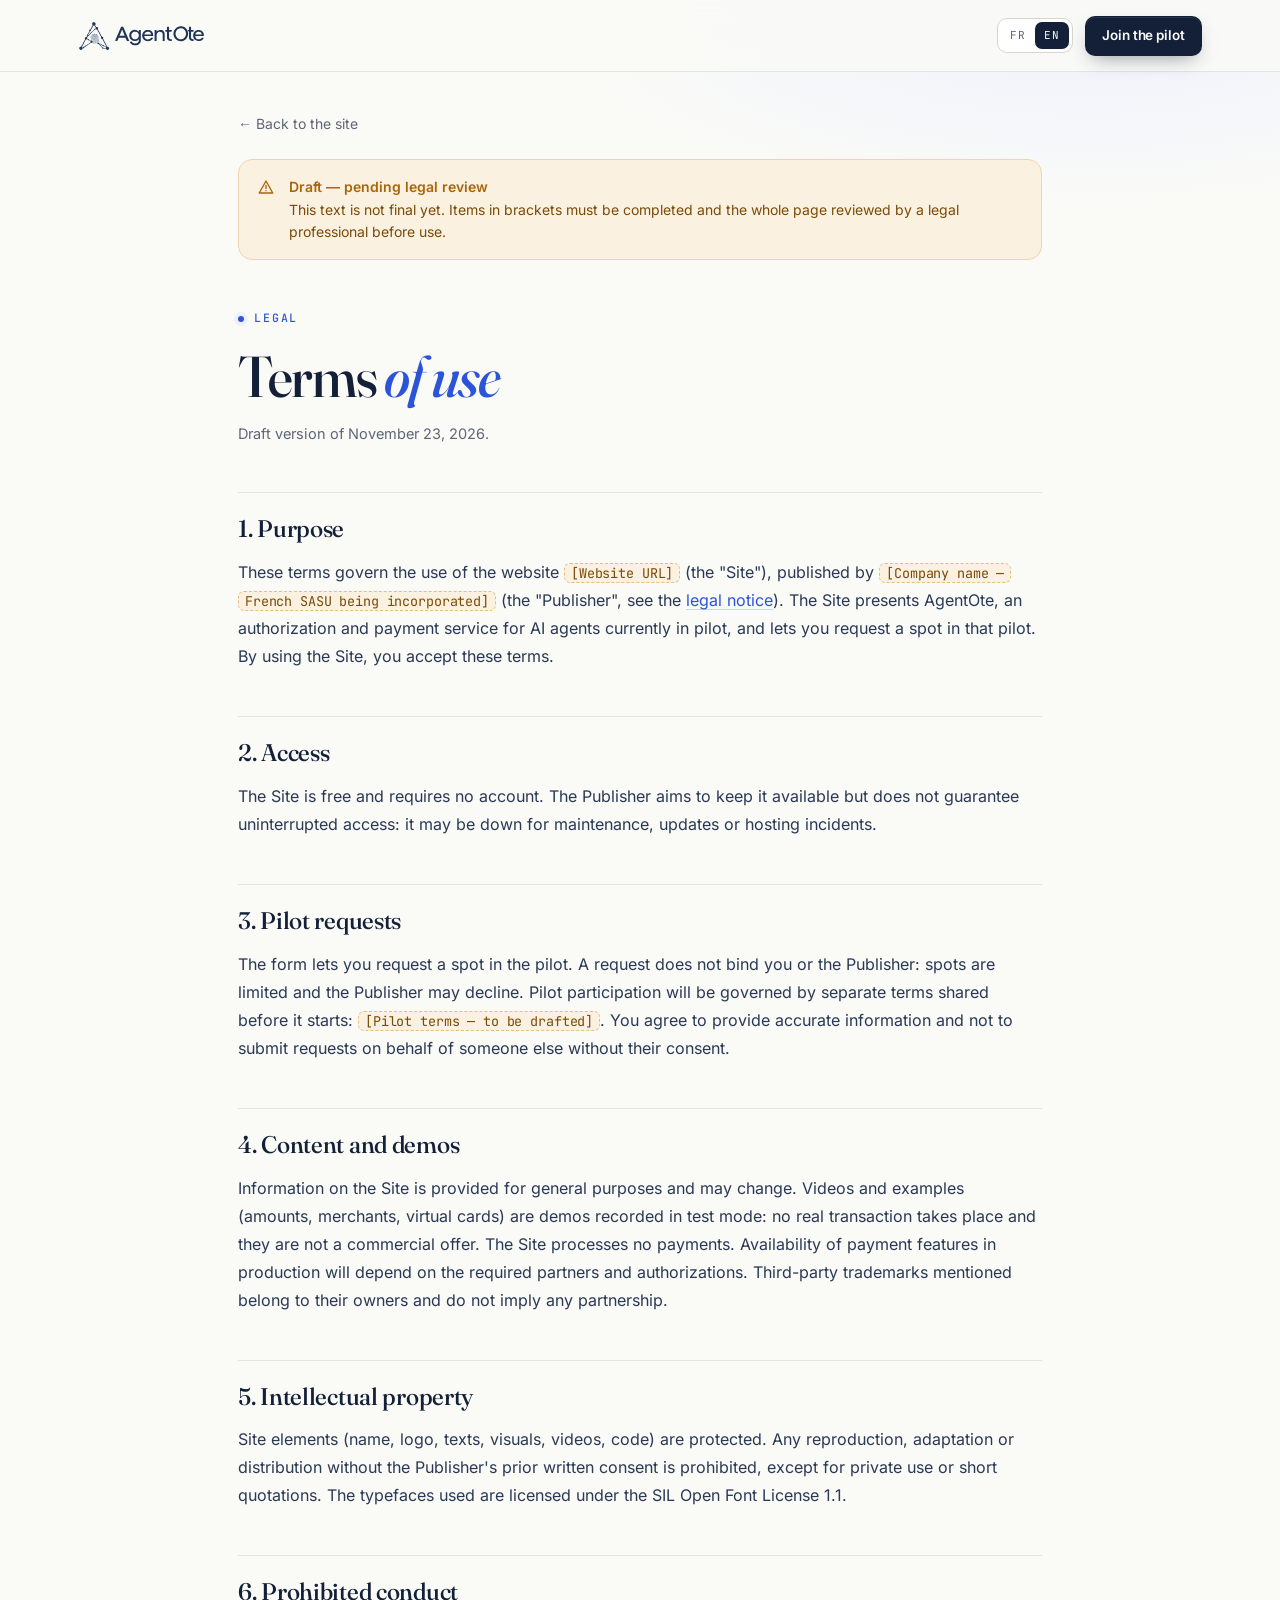
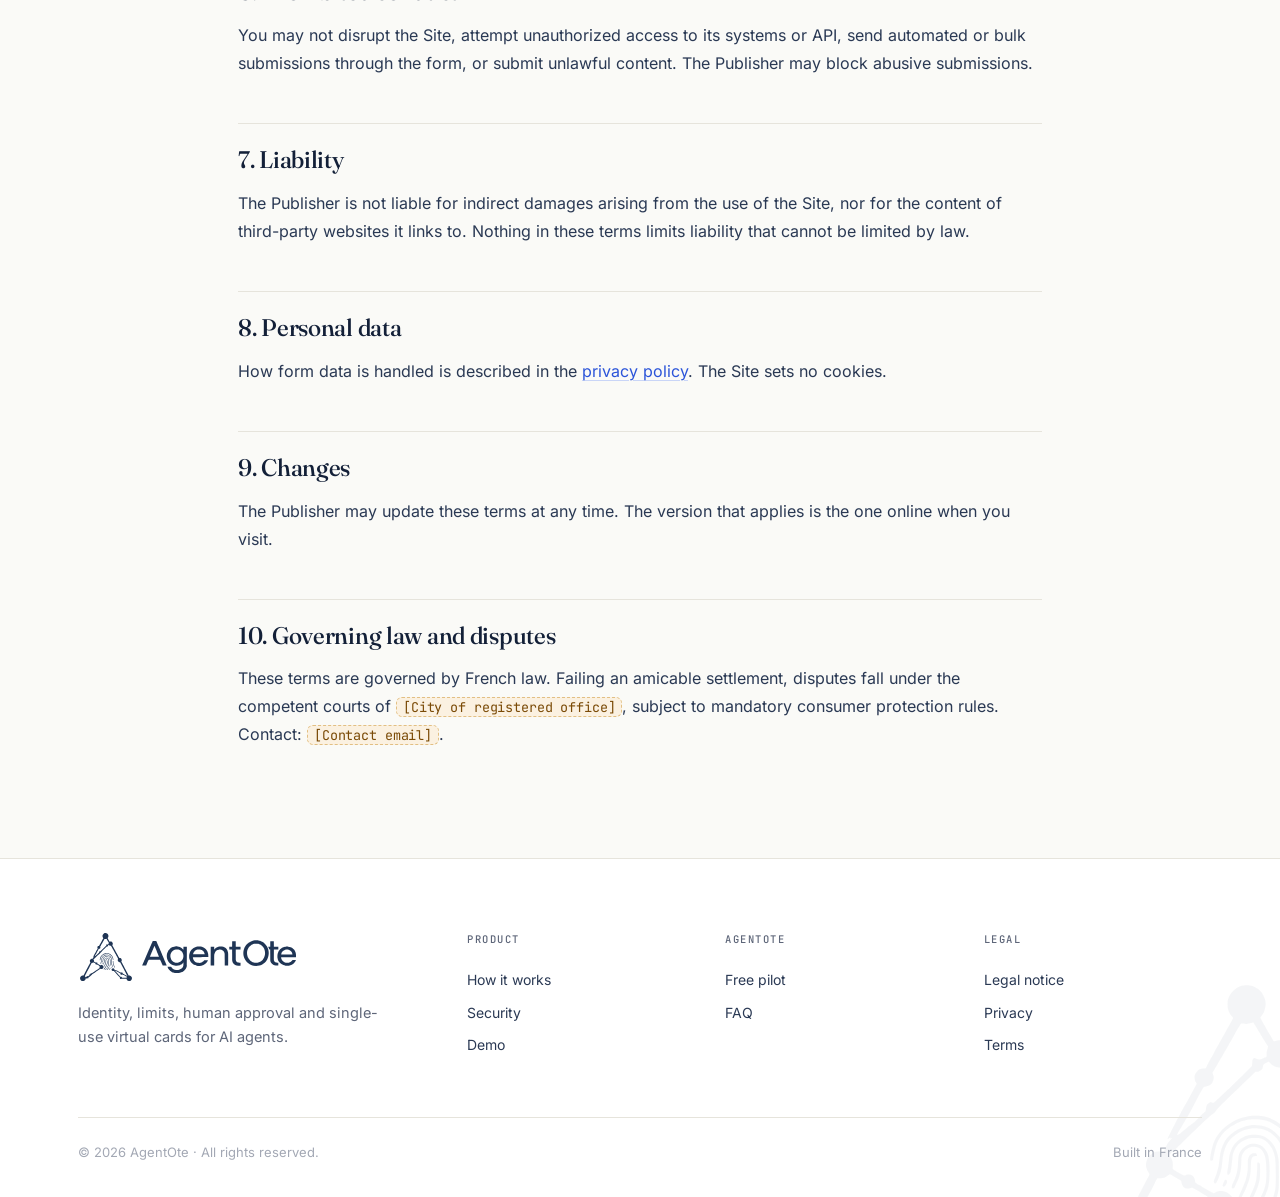
<file: cgu.html>
<!DOCTYPE html>
<html lang="fr">
<head>
<meta charset="UTF-8" />
<meta name="viewport" content="width=device-width, initial-scale=1" />
<title>Conditions générales d'utilisation — AgentOte</title>
<!-- Brouillon juridique : pas d'indexation tant que le texte n'est pas validé -->
<meta name="robots" content="noindex" />
<meta name="theme-color" content="#FAFAF7" />
<link rel="icon" href="assets/favicon.ico" sizes="any" />
<link rel="icon" type="image/svg+xml" href="assets/favicon.svg" />
<link rel="apple-touch-icon" href="assets/apple-touch-icon-180.png" />
<link rel="stylesheet" href="assets/fonts.css" />
<style>
*,*::before,*::after{box-sizing:border-box;margin:0;padding:0}
:root{
  --paper:#FAFAF7; --paper-2:#F4F3EE; --white:#FFFFFF;
  --navy:#1F3555;
  --ink:#132038; --ink-2:#2A3954; --muted:#5E6679; --faint:#A3A8B4;
  --line:#E6E4DC; --line-2:#D7D5CC;
  --accent:#2B54D9; --accent-ink:#1F43B8; --accent-soft:#EDF1FD; --accent-line:#C9D5F7;
  --ok:#11875A; --ok-soft:#E5F4EC; --warn:#A8650A; --warn-soft:#FBF1E1;
  --serif:'Fraunces',Georgia,'Times New Roman',serif;
  --sans:'Inter',-apple-system,BlinkMacSystemFont,'Segoe UI',sans-serif;
  --mono:'JetBrains Mono',ui-monospace,SFMono-Regular,Consolas,monospace;
  --nav-h:72px; --max:1180px; --r:16px;
  --shadow-1:0 1px 2px rgba(19,32,56,.04),0 2px 6px rgba(19,32,56,.04);
  --shadow-2:0 1px 2px rgba(19,32,56,.05),0 12px 32px -8px rgba(19,32,56,.12),0 40px 80px -30px rgba(19,32,56,.18);
  --ease:cubic-bezier(.2,.7,.2,1);
}
html{scroll-behavior:smooth;-webkit-text-size-adjust:100%}
body{font-family:var(--sans);font-size:16px;line-height:1.6;color:var(--ink);background:var(--paper);-webkit-font-smoothing:antialiased;text-rendering:optimizeLegibility;overflow-x:hidden}
::selection{background:var(--accent);color:#fff}
a{color:inherit;text-decoration:none}
ul,ol{list-style:none}
button{font:inherit;cursor:pointer;color:inherit}
img,svg,video{display:block;max-width:100%}
:focus-visible{outline:2px solid var(--accent);outline-offset:3px;border-radius:6px}
.container{max-width:var(--max);margin:0 auto;padding:0 28px}
.display{font-family:var(--serif);font-weight:500;letter-spacing:-.022em;line-height:1.02;font-variation-settings:"opsz" 144}
.display em{font-style:italic;font-weight:500;color:var(--accent)}
.kicker{display:inline-flex;align-items:center;gap:10px;font-family:var(--mono);font-size:11.5px;font-weight:500;letter-spacing:.16em;text-transform:uppercase;color:var(--accent)}
.kicker .dot{width:6px;height:6px;border-radius:50%;background:var(--accent);box-shadow:0 0 0 4px var(--accent-soft)}
.sec{padding:128px 0;position:relative}
.sec-head{max-width:760px;margin-bottom:64px}
.sec-head.center{margin-left:auto;margin-right:auto;text-align:center}
.sec-head h2{text-wrap:balance;font-family:var(--serif);font-weight:500;font-size:clamp(2.1rem,4vw,3.25rem);letter-spacing:-.02em;line-height:1.06;margin:18px 0 18px;font-variation-settings:"opsz" 144}
.sec-head h2 em{font-style:italic;color:var(--accent)}
.sec-sub{font-size:17.5px;color:var(--muted);max-width:60ch;line-height:1.65}
.sec-head.center .sec-sub{margin:0 auto}
.num{font-family:var(--mono);color:var(--faint)}
.btn{position:relative;display:inline-flex;align-items:center;justify-content:center;gap:10px;height:50px;padding:0 24px;border-radius:12px;border:1px solid transparent;font-size:15px;font-weight:600;letter-spacing:-.005em;white-space:nowrap;transition:background .25s var(--ease),color .25s,border-color .25s,transform .25s var(--ease),box-shadow .25s}
.btn-ink{background:var(--ink);color:var(--paper);box-shadow:0 1px 0 rgba(255,255,255,.08) inset,0 8px 20px -8px rgba(19,32,56,.5)}
.btn-ink:hover{background:var(--accent);transform:translateY(-1px);box-shadow:0 12px 26px -10px rgba(43,84,217,.6)}
.btn-ink .arr{transition:transform .25s var(--ease)}
.btn-ink:hover .arr{transform:translateX(3px)}
.btn-ghost{background:transparent;color:var(--ink);padding:0 10px}
.btn-ghost .play{width:30px;height:30px;border-radius:50%;border:1px solid var(--line-2);display:grid;place-items:center;background:var(--white);transition:border-color .25s,transform .25s var(--ease)}
.btn-ghost:hover .play{border-color:var(--ink);transform:scale(1.06)}
.btn-sm{height:40px;padding:0 16px;font-size:13.5px;border-radius:10px}
#nav{position:fixed;inset:0 0 auto;height:var(--nav-h);z-index:900;background:rgba(250,250,247,.72);backdrop-filter:saturate(1.4) blur(14px);-webkit-backdrop-filter:saturate(1.4) blur(14px);border-bottom:1px solid transparent;transition:border-color .3s,background .3s}
#nav.scrolled{border-bottom-color:var(--line);background:rgba(250,250,247,.9)}
.nav-in{max-width:var(--max);margin:0 auto;padding:0 28px;height:100%;display:flex;align-items:center;justify-content:space-between;gap:20px}
.brand{display:flex;align-items:center;flex-shrink:0}
.brand img{height:30px;width:auto}
.nav-links{display:flex;gap:30px}
.nav-links a{font-size:14px;font-weight:500;color:var(--muted);transition:color .2s;position:relative}
.nav-links a::after{content:"";position:absolute;left:0;right:0;bottom:-6px;height:1px;background:var(--ink);transform:scaleX(0);transform-origin:left;transition:transform .3s var(--ease)}
.nav-links a:hover{color:var(--ink)}
.nav-links a:hover::after{transform:scaleX(1)}
.nav-act{display:flex;align-items:center;gap:12px}
.lang{display:flex;padding:3px;border:1px solid var(--line-2);border-radius:10px;background:var(--white)}
.lang button{border:0;background:transparent;font-family:var(--mono);font-size:11px;letter-spacing:.08em;padding:5px 9px;border-radius:7px;color:var(--muted);transition:background .2s,color .2s}
.lang button.on{background:var(--ink);color:var(--paper)}
.burger{display:none;width:40px;height:40px;border:1px solid var(--line-2);border-radius:10px;background:var(--white);flex-direction:column;align-items:center;justify-content:center;gap:5px}
.burger span{width:16px;height:1.5px;background:var(--ink);transition:transform .25s,opacity .25s}
.burger.open span:nth-child(1){transform:translateY(3.25px) rotate(45deg)}
.burger.open span:nth-child(2){transform:translateY(-3.25px) rotate(-45deg)}
#mmenu{position:fixed;inset:var(--nav-h) 0 0;z-index:850;background:var(--paper);padding:28px;display:flex;flex-direction:column;opacity:0;visibility:hidden;transform:translateY(-8px);transition:opacity .25s,transform .25s,visibility .25s}
#mmenu.open{opacity:1;visibility:visible;transform:none}
#mmenu a.m{font-family:var(--serif);font-size:28px;padding:14px 0;border-bottom:1px solid var(--line);display:flex;justify-content:space-between;align-items:center}
#mmenu a.m b{font-weight:500}
#mmenu a.m span{font-family:var(--mono);font-size:12px;color:var(--faint)}
#mmenu .btn{margin-top:28px}
#hero{position:relative;padding:calc(var(--nav-h) + 84px) 0 110px;overflow:hidden}
.grid-bg{position:absolute;inset:0;pointer-events:none;background-image:linear-gradient(var(--line) 1px,transparent 1px),linear-gradient(90deg,var(--line) 1px,transparent 1px);background-size:72px 72px;opacity:.55;-webkit-mask-image:radial-gradient(ellipse 70% 60% at 50% 30%,#000 15%,transparent 72%);mask-image:radial-gradient(ellipse 70% 60% at 50% 30%,#000 15%,transparent 72%)}
.glow{position:absolute;pointer-events:none;width:720px;height:720px;right:-120px;top:-120px;background:radial-gradient(closest-side,rgba(43,84,217,.10),transparent);filter:blur(10px)}
.net{position:absolute;pointer-events:none;right:-40px;top:70px;width:760px;height:620px;opacity:.9}
.net line{stroke:var(--navy);stroke-opacity:.13;stroke-width:1}
.net circle{fill:var(--navy);fill-opacity:.16}
.net circle.p{fill:var(--accent);fill-opacity:.5;animation:pulse 3.6s var(--ease) infinite}
.net circle.p:nth-of-type(2n){animation-delay:1.2s}
.net circle.p:nth-of-type(3n){animation-delay:2.4s}
@keyframes pulse{0%,100%{fill-opacity:.15}50%{fill-opacity:.6}}
.hero-grid{position:relative;display:grid;grid-template-columns:1.08fr .92fr;gap:64px;align-items:center}
.hero-copy h1{font-size:clamp(3rem,5.6vw,4.85rem);margin:26px 0 0;text-wrap:balance}
.hero-copy h1 .l2{display:block}
.lead{margin-top:28px;font-size:19px;line-height:1.6;color:var(--muted);max-width:33em}
.lead strong{color:var(--ink);font-weight:600}
.cta-row{display:flex;align-items:center;gap:14px;margin-top:38px;flex-wrap:wrap}
.proof{margin-top:44px;padding-top:26px;border-top:1px solid var(--line);display:grid;grid-template-columns:repeat(3,auto);gap:12px 28px;justify-content:start}
.proof li{display:flex;align-items:center;gap:10px;font-family:var(--mono);font-size:12px;color:var(--ink-2);letter-spacing:.01em}
.proof svg{flex:none;color:var(--accent)}
.stage{position:relative}
.stage .fp{position:absolute;right:-84px;top:-92px;width:250px;opacity:.55;pointer-events:none}
.stage .console{z-index:1}.caption{position:relative}
.stage .fp path{fill:none;stroke:var(--navy);stroke-opacity:.18;stroke-width:1.3;stroke-linecap:round}
.console{position:relative;background:var(--white);border:1px solid var(--line);border-radius:22px;box-shadow:var(--shadow-2);padding:22px;overflow:hidden}
.console::before{content:"";position:absolute;inset:0;border-radius:22px;padding:1px;background:linear-gradient(160deg,rgba(43,84,217,.35),transparent 40%);-webkit-mask:linear-gradient(#000 0 0) content-box,linear-gradient(#000 0 0);-webkit-mask-composite:xor;mask-composite:exclude;pointer-events:none}
.c-head{display:flex;justify-content:space-between;align-items:center;padding:2px 4px 18px}
.c-brand{display:flex;align-items:center;gap:9px;font-weight:600;font-size:14.5px;color:var(--navy)}
.c-brand img{width:22px;height:auto}
.live{display:flex;align-items:center;gap:8px;font-family:var(--mono);font-size:10.5px;letter-spacing:.14em;text-transform:uppercase;color:var(--muted)}
.live i{width:7px;height:7px;border-radius:50%;background:var(--ok);animation:ping 2s infinite}
@keyframes ping{0%{box-shadow:0 0 0 0 rgba(17,135,90,.45)}80%,100%{box-shadow:0 0 0 8px rgba(17,135,90,0)}}
.steps{display:grid;grid-template-columns:repeat(4,1fr);gap:6px;margin:0 4px 18px}
.steps li{font-family:var(--mono);font-size:10px;letter-spacing:.06em;text-transform:uppercase;color:var(--faint);transition:color .4s;white-space:nowrap}
.steps li b{display:block;height:3px;border-radius:3px;background:var(--line);margin-bottom:8px;overflow:hidden;position:relative}
.steps li b::after{content:"";position:absolute;inset:0;background:var(--accent);transform:scaleX(0);transform-origin:left}
.steps li.done{color:var(--ink-2)}
.steps li.done b::after{transform:scaleX(1);transition:transform .3s}
.steps li.cur{color:var(--accent)}
.steps li.cur b::after{animation:fill var(--dur,2.8s) linear forwards}
@keyframes fill{to{transform:scaleX(1)}}
.panes{display:grid;background:var(--paper);border:1px solid var(--line);border-radius:16px;min-height:322px}
.pane{grid-area:1/1;padding:22px;opacity:0;transform:translateY(8px) scale(.985);transition:opacity .5s var(--ease),transform .6s var(--ease);pointer-events:none}
.pane.on{opacity:1;transform:none;pointer-events:auto}
.row{display:flex;justify-content:space-between;align-items:center;gap:16px;padding:10px 0;border-bottom:1px dashed var(--line-2);font-size:13.5px}
.row:last-child{border-bottom:0}
.row .k{font-family:var(--mono);font-size:11.5px;color:var(--muted)}
.row .v{font-family:var(--mono);font-size:12.5px;color:var(--ink);text-align:right}
.badge{display:inline-flex;align-items:center;gap:6px;font-family:var(--mono);font-size:10.5px;letter-spacing:.04em;padding:4px 9px;border-radius:999px;border:1px solid var(--line-2);background:var(--white);color:var(--ink-2);white-space:nowrap}
.badge.ok{color:var(--ok);background:var(--ok-soft);border-color:#C6E6D5}
.badge.wait{color:var(--warn);background:var(--warn-soft);border-color:#EFD9B2}
.badge.acc{color:var(--accent);background:var(--accent-soft);border-color:var(--accent-line)}
.p-title{display:flex;justify-content:space-between;align-items:center;gap:12px;margin-bottom:8px}
.p-title .t{font-family:var(--mono);font-size:10.5px;letter-spacing:.14em;text-transform:uppercase;color:var(--muted)}
.amount{font-family:var(--serif);font-size:44px;font-weight:500;letter-spacing:-.02em;line-height:1;margin:6px 0 6px;font-variation-settings:"opsz" 144}
.merchant{font-size:14px;color:var(--muted)}
.chips{display:flex;flex-wrap:wrap;gap:6px;margin-top:16px}
.chip-c{font-family:var(--mono);font-size:11px;padding:6px 9px;border-radius:8px;border:1px solid var(--line-2);background:var(--white);color:var(--ink-2)}
.chip-c.hl{border-color:var(--accent-line);color:var(--accent);background:var(--accent-soft)}
.wait-ring{width:46px;height:46px;border-radius:50%;border:2px solid var(--line);border-top-color:var(--accent);animation:spin 1.1s linear infinite;flex:none}
@keyframes spin{to{transform:rotate(360deg)}}
.big-check{width:52px;height:52px;border-radius:50%;background:var(--ok-soft);display:grid;place-items:center;flex:none}
.big-check path{stroke:var(--ok);stroke-width:2.4;fill:none;stroke-linecap:round;stroke-linejoin:round;stroke-dasharray:30;stroke-dashoffset:30}
.pane.on .big-check path{animation:draw .7s .15s var(--ease) forwards}
@keyframes draw{to{stroke-dashoffset:0}}
.sig{margin-top:18px;font-family:var(--mono);font-size:11px;color:var(--muted);background:var(--white);border:1px solid var(--line);border-radius:10px;padding:10px 12px;line-height:1.8}
.sig b{color:var(--ink-2);font-weight:500}
.vcard{position:relative;aspect-ratio:1.586;border-radius:16px;padding:20px 22px;color:#fff;overflow:hidden;background:radial-gradient(120% 140% at 100% 0%,#3E66E6 0%,#2346B8 35%,#1F3555 75%,#172843 100%);box-shadow:0 24px 40px -18px rgba(31,53,85,.55),inset 0 1px 0 rgba(255,255,255,.18);display:flex;flex-direction:column;justify-content:space-between}
.vcard .mesh{position:absolute;inset:0;width:100%;height:100%;opacity:.16}
.vcard .mesh line{stroke:#fff;stroke-width:.8}
.vcard .mesh circle{fill:#fff}
.vcard .shine{position:absolute;inset:-40%;background:linear-gradient(115deg,transparent 40%,rgba(255,255,255,.22) 50%,transparent 60%);transform:translateX(-60%)}
.pane.on .vcard .shine{animation:shine 1.6s .3s var(--ease) forwards}
@keyframes shine{to{transform:translateX(60%)}}
.vc-top,.vc-bot{position:relative;display:flex;justify-content:space-between;align-items:flex-start;gap:10px}
.vc-brand{display:flex;align-items:center;gap:8px;font-weight:600;font-size:14px}
.vc-brand img{width:20px}
.vc-pill{font-family:var(--mono);font-size:9.5px;letter-spacing:.1em;text-transform:uppercase;padding:4px 8px;border-radius:999px;background:rgba(255,255,255,.14);border:1px solid rgba(255,255,255,.22)}
.vc-mid{position:relative;display:flex;align-items:center;gap:14px}
.emv{width:38px;height:28px;border-radius:6px;background:linear-gradient(135deg,#F3DFA8,#C9A24A 60%,#E9D08E);position:relative;overflow:hidden}
.emv::before{content:"";position:absolute;inset:6px 0;border-top:1px solid rgba(80,60,10,.35);border-bottom:1px solid rgba(80,60,10,.35)}
.emv::after{content:"";position:absolute;inset:0 13px;border-left:1px solid rgba(80,60,10,.35);border-right:1px solid rgba(80,60,10,.35)}
.pan{position:relative;font-family:var(--mono);font-size:15px;letter-spacing:.14em;opacity:.95}
.vc-bot .l{font-family:var(--mono);font-size:8.5px;letter-spacing:.14em;text-transform:uppercase;opacity:.65;white-space:nowrap}
.vc-bot .v{font-family:var(--mono);font-size:13px;margin-top:3px;white-space:nowrap}
.under{display:flex;justify-content:space-between;align-items:center;gap:10px;margin-top:14px;font-size:12.5px;color:var(--muted)}
.caption{margin-top:14px;font-family:var(--mono);font-size:11px;color:var(--faint);text-align:center}
.compat{border-top:1px solid var(--line);border-bottom:1px solid var(--line);background:var(--white)}
.compat .container{display:flex;align-items:center;justify-content:space-between;gap:24px;padding-top:22px;padding-bottom:22px;flex-wrap:wrap}
.compat .lbl{font-family:var(--mono);font-size:11px;letter-spacing:.14em;text-transform:uppercase;color:var(--muted)}
.compat ul{display:flex;gap:10px 34px;flex-wrap:wrap}
.compat li{font-size:15px;font-weight:500;color:var(--ink-2);display:flex;align-items:center;gap:9px}
.compat li i{width:5px;height:5px;border-radius:50%;background:var(--accent-line)}
.issuing{margin-top:14px;padding:12px 14px;border:1px solid var(--accent-line);background:var(--accent-soft);border-radius:10px}
.issuing .ir{display:flex;justify-content:space-between;gap:10px;font-size:13px;color:var(--accent-ink);font-weight:500}
.issuing .mono{font-family:var(--mono);font-size:11px;opacity:.8}
.issuing b{display:block;height:3px;border-radius:3px;margin-top:10px;background:rgba(43,84,217,.15);position:relative;overflow:hidden}
.issuing b::after{content:"";position:absolute;inset:0;width:40%;background:var(--accent);border-radius:3px;animation:slide 1.2s var(--ease) infinite}
@keyframes slide{from{transform:translateX(-100%)}to{transform:translateX(260%)}}
.how{display:grid;grid-template-columns:repeat(4,1fr);gap:18px;position:relative}
.how::before{content:"";position:absolute;left:30px;right:30px;top:45px;border-top:1px dashed var(--line-2)}
.st{position:relative;background:var(--white);border:1px solid var(--line);border-radius:var(--r);padding:26px 24px 28px;box-shadow:var(--shadow-1);transition:transform .35s var(--ease),box-shadow .35s,border-color .35s}
.st:hover{transform:translateY(-4px);box-shadow:var(--shadow-2);border-color:var(--line-2)}
.st .n{width:38px;height:38px;border-radius:50%;display:grid;place-items:center;background:var(--paper);border:1px solid var(--line-2);font-family:var(--mono);font-size:12px;color:var(--accent);position:relative;z-index:1}
.st h3{font-family:var(--serif);font-weight:500;font-size:23px;letter-spacing:-.01em;line-height:1.2;margin:22px 0 10px}
.st p{font-size:14.5px;color:var(--muted);line-height:1.6}
.st code{font-family:var(--mono);font-size:12px;color:var(--accent);background:var(--accent-soft);padding:1px 6px;border-radius:5px}
#security{background:var(--white);border-top:1px solid var(--line);border-bottom:1px solid var(--line)}
#security .grid-bg{opacity:.35}
.sec-grid{display:grid;grid-template-columns:repeat(6,1fr);gap:18px;position:relative}
.sc{grid-column:span 2;background:var(--paper);border:1px solid var(--line);border-radius:var(--r);padding:28px;position:relative;overflow:hidden;transition:border-color .3s,transform .35s var(--ease)}
.sc:hover{border-color:var(--accent-line);transform:translateY(-3px)}
.sc.wide{grid-column:span 3}
.sc .ico{width:44px;height:44px;border-radius:12px;background:var(--white);border:1px solid var(--line);display:grid;place-items:center;color:var(--navy)}
.sc h3{font-family:var(--serif);font-weight:500;font-size:22px;letter-spacing:-.01em;line-height:1.2;margin:20px 0 10px}
.sc p{font-size:14.5px;color:var(--muted);line-height:1.6}
.sc .tag{position:absolute;top:28px;right:28px;font-family:var(--mono);font-size:10.5px;letter-spacing:.06em;color:var(--accent);background:var(--accent-soft);border:1px solid var(--accent-line);padding:4px 8px;border-radius:6px}
.log{margin-top:18px;font-family:var(--mono);font-size:11.5px;line-height:1.95;color:var(--ink-2);background:var(--white);border:1px solid var(--line);border-radius:10px;padding:10px 14px;white-space:nowrap;overflow:hidden;text-overflow:ellipsis}
.log span{color:var(--faint)}
.log .g{color:var(--ok)}.log .b{color:var(--accent)}
.int{display:grid;grid-template-columns:.85fr 1.15fr;gap:56px;align-items:start}
.tools{margin-top:30px;display:grid;grid-template-columns:1fr 1fr;gap:10px}
.tools li{font-family:var(--mono);font-size:12.5px;color:var(--ink-2);background:var(--white);border:1px solid var(--line);border-radius:10px;padding:10px 12px;display:flex;align-items:center;gap:8px}
.tools li::before{content:"";width:6px;height:6px;border-radius:2px;background:var(--accent);opacity:.7}
.int-note{margin-top:22px;font-size:14px;color:var(--muted)}
.code{background:#0F1A2E;border-radius:18px;box-shadow:var(--shadow-2);overflow:hidden;border:1px solid #1E2B44;min-width:0}
.code-bar{display:flex;align-items:center;justify-content:space-between;padding:12px 14px 0 16px;border-bottom:1px solid #1E2B44}
.tabs{display:flex;gap:4px}
.tabs button{border:0;background:transparent;color:#8D98B3;font-family:var(--mono);font-size:12px;padding:10px 12px 12px;border-bottom:2px solid transparent;transition:color .2s,border-color .2s}
.tabs button.on{color:#fff;border-bottom-color:#6E8EF5}
.copy{border:1px solid #2A3A58;background:transparent;color:#8D98B3;font-family:var(--mono);font-size:11px;padding:5px 10px;border-radius:7px;margin-bottom:10px;transition:color .2s,border-color .2s}
.copy:hover{color:#fff;border-color:#6E8EF5}
.code pre{margin:0;padding:22px 24px 26px;font-family:var(--mono);font-size:13px;line-height:1.75;color:#D5DCEC;overflow-x:auto;display:none;tab-size:2}
.code pre.on{display:block}
.tk-c{color:#6C7894;font-style:italic}.tk-k{color:#C3A6FF}.tk-s{color:#9BE0B6}.tk-n{color:#F7C77E}.tk-f{color:#8FB4FF}.tk-p{color:#D5DCEC}
.vid-wrap{position:relative;max-width:1040px;margin:0 auto}
.vid-frame{position:relative;border-radius:22px;overflow:hidden;background:var(--white);border:1px solid var(--line);box-shadow:var(--shadow-2);padding:10px}
.vid-frame video{width:100%;border-radius:14px;aspect-ratio:16/9;background:#EEF0F4}
.vid-meta{display:flex;justify-content:center;gap:10px 26px;flex-wrap:wrap;margin-top:22px;font-family:var(--mono);font-size:11.5px;color:var(--muted)}
.vid-meta>span{display:flex;align-items:center;gap:8px}
.vid-meta i{width:5px;height:5px;border-radius:50%;background:var(--accent)}
.who{display:grid;grid-template-columns:repeat(3,1fr);gap:18px}
.wc{background:var(--white);border:1px solid var(--line);border-radius:var(--r);padding:30px 28px;display:flex;flex-direction:column;transition:transform .35s var(--ease),box-shadow .35s}
.wc:hover{transform:translateY(-4px);box-shadow:var(--shadow-2)}
.wc .idx{font-family:var(--mono);font-size:11px;letter-spacing:.14em;color:var(--accent)}
.wc h3{font-family:var(--serif);font-weight:500;font-size:24px;letter-spacing:-.01em;line-height:1.2;margin:16px 0 12px}
.wc p{font-size:14.5px;color:var(--muted)}
.wc ul{margin-top:auto;padding-top:18px;border-top:1px solid var(--line);display:flex;flex-direction:column;gap:9px}
.wc p{margin-bottom:20px}
.wc li{font-size:13.5px;color:var(--ink-2);display:flex;gap:10px;align-items:baseline}
.wc li::before{content:"→";font-family:var(--mono);font-size:12px;color:var(--accent)}
.pilot{position:relative;border-radius:28px;background:var(--white);border:1px solid var(--line);box-shadow:var(--shadow-2);overflow:hidden;display:grid;grid-template-columns:1fr 1fr}
.pilot-l{padding:56px;position:relative}
.pilot-l .grid-bg{opacity:.5;-webkit-mask-image:radial-gradient(ellipse 80% 80% at 0% 0%,#000 10%,transparent 70%);mask-image:radial-gradient(ellipse 80% 80% at 0% 0%,#000 10%,transparent 70%)}
.pilot-l h2{text-wrap:balance;position:relative;font-family:var(--serif);font-weight:500;font-size:clamp(2rem,3.6vw,3rem);letter-spacing:-.02em;line-height:1.06;margin:18px 0 18px}
.pilot-l h2 em{font-style:italic;color:var(--accent)}
.pilot-l>p{position:relative;color:var(--muted);font-size:16.5px;max-width:42ch}
.give{position:relative;margin-top:30px;display:grid;grid-template-columns:1fr 1fr;gap:22px}
.give h4{font-family:var(--mono);font-size:10.5px;letter-spacing:.14em;text-transform:uppercase;color:var(--muted);font-weight:500;margin-bottom:12px}
.give li{font-size:14px;color:var(--ink-2);padding:7px 0;border-bottom:1px solid var(--line);display:flex;gap:9px}
.give li svg{flex:none;margin-top:5px;color:var(--accent)}
.pilot-r{padding:48px;background:var(--paper);border-left:1px solid var(--line)}
form .f{margin-bottom:16px}
form label{display:block;font-size:13px;font-weight:500;color:var(--ink-2);margin-bottom:7px}
form input,form select,form textarea{width:100%;font:inherit;font-size:15px;color:var(--ink);background:var(--white);border:1px solid var(--line-2);border-radius:11px;padding:12px 14px;transition:border-color .2s,box-shadow .2s;appearance:none;-webkit-appearance:none}
form select{background-image:url("data:image/svg+xml,%3Csvg xmlns='http://www.w3.org/2000/svg' width='12' height='12' viewBox='0 0 12 12'%3E%3Cpath d='M2 4l4 4 4-4' stroke='%235E6679' stroke-width='1.5' fill='none' stroke-linecap='round'/%3E%3C/svg%3E");background-repeat:no-repeat;background-position:right 14px center}
form textarea{min-height:104px;resize:vertical}
form input:focus,form select:focus,form textarea:focus{outline:0;border-color:var(--accent);box-shadow:0 0 0 4px var(--accent-soft)}
form .two{display:grid;grid-template-columns:1fr 1fr;gap:14px}
form .btn{width:100%;margin-top:6px}
.form-note{margin-top:14px;font-size:12.5px;color:var(--faint);text-align:center}
.ok-msg{display:none;margin-top:14px;padding:12px 14px;border-radius:11px;background:var(--ok-soft);color:var(--ok);font-size:14px}
.ok-msg.show{display:block}
.faq{max-width:820px;margin:0 auto;border-top:1px solid var(--line)}
.qa{border-bottom:1px solid var(--line)}
.qa button{text-wrap:pretty;width:100%;display:flex;justify-content:space-between;align-items:center;gap:24px;text-align:left;background:none;border:0;padding:26px 4px;font-family:var(--serif);font-size:21px;font-weight:500;letter-spacing:-.01em;color:var(--ink);line-height:1.3}
.qa .pm{flex:none;width:30px;height:30px;border-radius:50%;border:1px solid var(--line-2);position:relative;transition:background .25s,border-color .25s}
.qa .pm::before,.qa .pm::after{content:"";position:absolute;left:50%;top:50%;width:11px;height:1.5px;background:var(--ink);transform:translate(-50%,-50%)}
.qa .pm::after{transform:translate(-50%,-50%) rotate(90deg);transition:transform .35s var(--ease)}
.qa.open .pm{background:var(--ink);border-color:var(--ink)}
.qa.open .pm::before,.qa.open .pm::after{background:#fff}
.qa.open .pm::after{transform:translate(-50%,-50%) rotate(0)}
.qa .a{display:grid;grid-template-rows:0fr;transition:grid-template-rows .4s var(--ease)}
.qa.open .a{grid-template-rows:1fr}
.qa .a>div{overflow:hidden}
.qa .a p{padding:0 60px 26px 4px;color:var(--muted);font-size:16px;line-height:1.7}
footer{border-top:1px solid var(--line);background:var(--white);padding:72px 0 34px;position:relative;overflow:hidden}
.ft{display:grid;grid-template-columns:1.6fr 1fr 1fr 1fr;gap:40px;position:relative}
.ft-brand img{height:52px;width:auto}
.ft-brand p{margin-top:18px;color:var(--muted);font-size:14.5px;max-width:34ch}
.ft h4{font-family:var(--mono);font-size:10.5px;letter-spacing:.14em;text-transform:uppercase;color:var(--muted);font-weight:500;margin-bottom:16px}
.ft a{display:block;font-size:14px;color:var(--ink-2);padding:5px 0;transition:color .2s}
.ft a:hover{color:var(--accent)}
.ft-bot{position:relative;margin-top:56px;padding-top:24px;border-top:1px solid var(--line);display:flex;justify-content:space-between;gap:16px;flex-wrap:wrap;font-size:13px;color:var(--faint)}
.ft-mark{position:absolute;right:-150px;bottom:-110px;width:360px;opacity:.045;pointer-events:none}
.rv{opacity:0;transform:translateY(18px);transition:opacity .8s var(--ease),transform .9s var(--ease)}
.rv.in{opacity:1;transform:none}
.rv.d1{transition-delay:.08s}.rv.d2{transition-delay:.16s}.rv.d3{transition-delay:.24s}
@media (prefers-reduced-motion:reduce){*,*::before,*::after{animation:none!important;transition:none!important}.rv{opacity:1;transform:none}html{scroll-behavior:auto}.big-check path{stroke-dashoffset:0}}
@media (max-width:1080px){
  .nav-links{display:none}.burger{display:flex}
  .hero-grid{grid-template-columns:1fr;gap:56px}
  .stage{max-width:560px}
  .how{grid-template-columns:1fr 1fr}.how::before{display:none}
  .sc,.sc.wide{grid-column:span 3}
  .int{grid-template-columns:1fr;gap:40px}
  .pilot{grid-template-columns:1fr}.pilot-r{border-left:0;border-top:1px solid var(--line)}
  .ft{grid-template-columns:1fr 1fr 1fr}.ft-brand{grid-column:1/-1}
}
@media (max-width:720px){
  :root{--nav-h:64px}
  .container,.nav-in{padding:0 20px}
  .brand img{height:26px}
  .nav-cta{display:none}
  .sec{padding:88px 0}
  .sec-head{margin-bottom:44px}
  #hero{padding:calc(var(--nav-h) + 48px) 0 72px}
  .hero-copy h1{font-size:clamp(2.5rem,11.5vw,3.4rem)}
  .lead{font-size:17px}
  .cta-row .btn-ink{width:100%}
  .proof{grid-template-columns:1fr;gap:12px}
  .net{width:520px;right:-240px;top:30px;opacity:.55}
  .stage .fp{display:none}
  .console{padding:14px;border-radius:18px}
  .c-head{padding:2px 2px 14px}
  .panes{min-height:300px}
  .pane{padding:16px}
  .amount{font-size:36px}
  .steps{margin:0 2px 14px}
  .steps li{font-size:8.5px;letter-spacing:.02em}
  .vcard{padding:16px 16px}
  .pan{font-size:13px}
  .vc-bot .v{font-size:11.5px}
  .how,.who{grid-template-columns:1fr}
  .sc,.sc.wide{grid-column:1/-1}
  .sc .tag{position:static;display:inline-block;margin-top:16px}
  .tools{grid-template-columns:1fr}
  .code pre{font-size:11px;padding:18px;white-space:pre-wrap;word-break:break-word}
  .ft-mark{width:200px;right:-50px;bottom:-60px;opacity:.04}
  .stage{margin-top:-8px}
  .pilot-l,.pilot-r{padding:30px 22px}
  .give{grid-template-columns:1fr}
  form .two{grid-template-columns:1fr;gap:0}
  .qa button{font-size:18px;padding:22px 2px}
  .qa .a p{padding:0 8px 22px 2px}
  .ft{grid-template-columns:1fr 1fr}
  .compat .container{flex-direction:column;align-items:flex-start;gap:14px}
  .compat ul{gap:8px 22px}
}
/* Formulaire pilote : consentement, champ piège, état fermé, messages */
form .consent{display:flex;gap:10px;align-items:flex-start;font-size:13px;line-height:1.55;color:var(--muted);font-weight:400;margin:4px 0 14px;cursor:pointer}
form .consent input{flex:none;width:18px;height:18px;margin-top:1px;padding:0;border-radius:5px;appearance:auto;-webkit-appearance:checkbox;accent-color:var(--accent)}
form .consent a{color:var(--accent);text-decoration:underline;text-underline-offset:2px}
form .hp{position:absolute!important;left:-10000px;width:1px;height:1px;overflow:hidden}
form{position:relative}
form.is-closed input,form.is-closed select,form.is-closed textarea{background:var(--paper-2);color:var(--faint);cursor:not-allowed}
form.is-closed .btn{background:var(--line-2);color:var(--muted);box-shadow:none;cursor:not-allowed;transform:none}
form.is-closed .btn .arr{display:none}
form.is-closed .consent{cursor:default;opacity:.75}
.f-closed{display:flex;gap:12px;align-items:flex-start;margin-bottom:20px;padding:14px 16px;border-radius:12px;background:var(--accent-soft);border:1px solid var(--accent-line);color:var(--ink-2);font-size:13.5px;line-height:1.55}
.f-closed[hidden]{display:none}
.f-closed svg{flex:none;color:var(--accent);margin-top:1px}
.f-closed strong{display:block;color:var(--accent-ink);font-weight:600;margin-bottom:2px}
.ok-msg.err{background:#FBEAEA;color:#A32A2A}
form .btn:disabled{opacity:.7;cursor:progress}
/* Pages légales (mentions, confidentialité, CGU) — mêmes jetons que l'accueil */
html[lang="fr"] [data-l="en"],html[lang="en"] [data-l="fr"]{display:none!important}
.legal-page #nav{background:rgba(250,250,247,.9)}
.legal-main{padding:calc(var(--nav-h) + 40px) 0 110px;position:relative}
.legal-main::before{content:"";position:absolute;inset:0 0 auto 0;height:420px;background:radial-gradient(60% 70% at 85% 0%,var(--accent-soft),transparent 70%);pointer-events:none}
.legal{max-width:860px;position:relative}
.legal .back{margin-bottom:22px;font-size:14px}
.legal .back a{color:var(--muted);transition:color .2s}
.legal .back a:hover{color:var(--accent)}
.draft{display:flex;gap:14px;align-items:flex-start;background:var(--warn-soft);color:#7A4A06;border:1px solid #EED7AE;border-radius:14px;padding:16px 18px;font-size:14px;line-height:1.55;margin-bottom:44px}
.draft svg{flex:none;margin-top:2px;color:var(--warn)}
.draft strong{display:block;font-weight:600;margin-bottom:2px;color:var(--warn)}
.legal article h1{font-family:var(--serif);font-weight:500;font-size:clamp(2.3rem,5vw,3.6rem);letter-spacing:-.022em;line-height:1.04;margin:18px 0 14px;font-variation-settings:"opsz" 144;text-wrap:balance}
.legal article h1 em{font-style:italic;color:var(--accent)}
.legal .upd{color:var(--muted);font-size:14.5px;margin-bottom:34px;max-width:64ch}
.legal h2{font-family:var(--serif);font-weight:500;font-size:1.5rem;letter-spacing:-.012em;line-height:1.2;margin:46px 0 14px;padding-top:22px;border-top:1px solid var(--line);font-variation-settings:"opsz" 72}
.legal p,.legal li,.legal td{color:var(--ink-2);font-size:16px;line-height:1.75}
.legal p+p{margin-top:12px}
.legal ul{list-style:none;margin:12px 0}
.legal ul li{position:relative;padding-left:20px;margin:6px 0}
.legal ul li::before{content:"";position:absolute;left:3px;top:.78em;width:6px;height:6px;border-radius:50%;background:var(--accent-line)}
.legal article a{color:var(--accent);text-decoration:underline;text-decoration-color:var(--accent-line);text-underline-offset:3px}
.legal article a:hover{text-decoration-color:var(--accent)}
.legal code{font-family:var(--mono);font-size:.86em;background:var(--paper-2);border:1px solid var(--line);border-radius:6px;padding:1px 6px}
.legal .note{margin-top:14px;padding:12px 16px;border-left:3px solid var(--accent-line);background:var(--white);border-radius:0 10px 10px 0;font-size:15px}
.legal .tldr{background:var(--white);border:1px solid var(--line);border-radius:var(--r);padding:20px 22px;box-shadow:var(--shadow-1);font-size:15.5px;line-height:1.7;color:var(--ink-2)}
.legal .tldr strong{color:var(--ink)}
x-ph{display:inline;background:var(--warn-soft);color:#7A4A06;border:1px dashed #E2BF83;border-radius:6px;padding:0 6px;font-family:var(--mono);font-size:.84em;letter-spacing:-.01em;-webkit-box-decoration-break:clone;box-decoration-break:clone}
.lt{width:100%;border-collapse:separate;border-spacing:0;margin:8px 0 14px;background:var(--white);border:1px solid var(--line);border-radius:14px;overflow:hidden;font-size:14.5px}
.lt th{font-family:var(--mono);font-size:10.5px;letter-spacing:.12em;text-transform:uppercase;color:var(--muted);font-weight:500;text-align:left;padding:12px 14px;background:var(--paper-2);border-bottom:1px solid var(--line)}
.lt td{padding:13px 14px;vertical-align:top;border-bottom:1px solid var(--line);font-size:14.5px;line-height:1.6}
.lt tr:last-child td{border-bottom:0}
.lt td:first-child{font-weight:600;color:var(--ink)}
@media (max-width:760px){
  .lt,.lt tbody,.lt tr,.lt td{display:block;width:100%}
  .lt thead{display:none}
  .lt tr{border-bottom:1px solid var(--line);padding:6px 0}
  .lt td{border:0;padding:4px 16px}
  .legal-page .nav-cta{display:none}
}
</style>
</head>
<body class="legal-page" data-title-fr="Conditions générales d'utilisation" data-title-en="Terms of use">
<header id="nav" class="scrolled">
  <div class="nav-in">
    <a href="index.html" class="brand" aria-label="AgentOte"><img src="assets/agentote-logo.svg" alt="AgentOte" width="139" height="30"></a>
    <div class="nav-act">
      <div class="lang" role="group" aria-label="Langue / Language"><button type="button" data-lang="fr">FR</button><button type="button" data-lang="en">EN</button></div>
      <a href="index.html#pilot" class="btn btn-ink btn-sm nav-cta"><span data-l="fr">Rejoindre le pilote</span><span data-l="en">Join the pilot</span></a>
    </div>
  </div>
</header>
<main class="legal-main">
  <div class="container legal">
    <p class="back"><a href="index.html"><span data-l="fr">← Retour au site</span><span data-l="en">← Back to the site</span></a></p>
    <div class="draft" role="note">
      <svg width="18" height="18" viewBox="0 0 24 24" fill="none" stroke="currentColor" stroke-width="1.8" stroke-linecap="round" stroke-linejoin="round" aria-hidden="true"><path d="M12 4l9 16H3z"/><path d="M12 10v4M12 17h.01"/></svg>
      <div><strong data-l="fr">Brouillon — à faire valider</strong><strong data-l="en">Draft — pending legal review</strong>
        <span data-l="fr">Ce texte n'est pas encore définitif. Les informations entre crochets sont à compléter et le tout doit être relu par un professionnel du droit avant usage.</span>
        <span data-l="en">This text is not final yet. Items in brackets must be completed and the whole page reviewed by a legal professional before use.</span></div>
    </div>
<article data-l="fr" lang="fr">
  <span class="kicker"><span class="dot"></span>Légal</span>
  <h1>Conditions générales <em>d'utilisation</em></h1>
  <p class="upd">Version brouillon du 23 novembre 2026.</p>

  <h2>1. Objet</h2>
  <p>Les présentes conditions encadrent l'utilisation du site vitrine <x-ph>[URL du site]</x-ph> (le « Site »), édité par <x-ph>[Raison sociale — SASU en cours de création]</x-ph> (l'« Éditeur », voir les <a href="mentions-legales.html">mentions légales</a>). Le Site présente AgentOte, un service d'autorisation et de paiement pour agents IA actuellement en phase pilote, et permet de demander à participer à ce pilote. Utiliser le Site vaut acceptation des présentes conditions.</p>

  <h2>2. Accès au Site</h2>
  <p>Le Site est accessible gratuitement et sans compte. L'Éditeur s'efforce de le maintenir disponible, sans garantie de continuité : il peut être interrompu pour maintenance, mise à jour ou en cas d'incident chez l'hébergeur.</p>

  <h2>3. Demande de participation au pilote</h2>
  <p>Le formulaire permet de demander une place dans le pilote. Une demande n'engage ni vous ni l'Éditeur : le nombre de places est limité et l'Éditeur peut ne pas donner suite. La participation au pilote fera l'objet de conditions distinctes, communiquées avant son démarrage : <x-ph>[Conditions du pilote — à rédiger]</x-ph>. Vous vous engagez à fournir des informations exactes et à ne pas soumettre de demandes au nom d'un tiers sans son accord.</p>

  <h2>4. Contenus et démonstrations</h2>
  <p>Les informations du Site sont fournies à titre indicatif et peuvent évoluer. Les vidéos et exemples (montants, marchands, cartes virtuelles) sont des démonstrations réalisées en mode test : aucune transaction réelle n'a lieu et ils ne constituent pas une offre commerciale. Le Site ne permet aucun paiement. La disponibilité des fonctionnalités de paiement en conditions réelles dépendra des partenaires et autorisations nécessaires. Les marques de tiers citées appartiennent à leurs titulaires et ne signifient aucun partenariat.</p>

  <h2>5. Propriété intellectuelle</h2>
  <p>Les éléments du Site (marque, logo, textes, visuels, vidéos, code) sont protégés. Toute reproduction, adaptation ou diffusion sans autorisation écrite préalable de l'Éditeur est interdite, sauf usage privé ou courte citation. Les polices utilisées sont sous licence SIL Open Font License 1.1.</p>

  <h2>6. Comportements interdits</h2>
  <p>Il est interdit de perturber le fonctionnement du Site, de tenter d'accéder sans autorisation à ses systèmes ou à l'API, d'envoyer des demandes automatisées ou en masse via le formulaire, ou d'y saisir des contenus illicites. L'Éditeur peut bloquer les envois abusifs.</p>

  <h2>7. Responsabilité</h2>
  <p>L'Éditeur ne saurait être tenu responsable des dommages indirects liés à l'utilisation du Site, ni du contenu des sites tiers vers lesquels il renvoie. Rien dans les présentes ne limite une responsabilité qui ne peut l'être au regard de la loi.</p>

  <h2>8. Données personnelles</h2>
  <p>Le traitement des données saisies dans le formulaire est décrit dans la <a href="confidentialite.html">politique de confidentialité</a>. Le Site ne dépose aucun cookie.</p>

  <h2>9. Modification des conditions</h2>
  <p>L'Éditeur peut modifier les présentes conditions à tout moment. La version applicable est celle en ligne au moment de votre visite.</p>

  <h2>10. Droit applicable et litiges</h2>
  <p>Les présentes conditions sont soumises au droit français. À défaut de résolution amiable, tout litige relève des tribunaux compétents de <x-ph>[Ville du siège]</x-ph>, sous réserve des règles impératives protégeant les consommateurs. Contact : <x-ph>[Email de contact]</x-ph>.</p>
</article>

<article data-l="en" lang="en">
  <span class="kicker"><span class="dot"></span>Legal</span>
  <h1>Terms <em>of use</em></h1>
  <p class="upd">Draft version of November 23, 2026.</p>

  <h2>1. Purpose</h2>
  <p>These terms govern the use of the website <x-ph>[Website URL]</x-ph> (the "Site"), published by <x-ph>[Company name — French SASU being incorporated]</x-ph> (the "Publisher", see the <a href="mentions-legales.html">legal notice</a>). The Site presents AgentOte, an authorization and payment service for AI agents currently in pilot, and lets you request a spot in that pilot. By using the Site, you accept these terms.</p>

  <h2>2. Access</h2>
  <p>The Site is free and requires no account. The Publisher aims to keep it available but does not guarantee uninterrupted access: it may be down for maintenance, updates or hosting incidents.</p>

  <h2>3. Pilot requests</h2>
  <p>The form lets you request a spot in the pilot. A request does not bind you or the Publisher: spots are limited and the Publisher may decline. Pilot participation will be governed by separate terms shared before it starts: <x-ph>[Pilot terms — to be drafted]</x-ph>. You agree to provide accurate information and not to submit requests on behalf of someone else without their consent.</p>

  <h2>4. Content and demos</h2>
  <p>Information on the Site is provided for general purposes and may change. Videos and examples (amounts, merchants, virtual cards) are demos recorded in test mode: no real transaction takes place and they are not a commercial offer. The Site processes no payments. Availability of payment features in production will depend on the required partners and authorizations. Third-party trademarks mentioned belong to their owners and do not imply any partnership.</p>

  <h2>5. Intellectual property</h2>
  <p>Site elements (name, logo, texts, visuals, videos, code) are protected. Any reproduction, adaptation or distribution without the Publisher's prior written consent is prohibited, except for private use or short quotations. The typefaces used are licensed under the SIL Open Font License 1.1.</p>

  <h2>6. Prohibited conduct</h2>
  <p>You may not disrupt the Site, attempt unauthorized access to its systems or API, send automated or bulk submissions through the form, or submit unlawful content. The Publisher may block abusive submissions.</p>

  <h2>7. Liability</h2>
  <p>The Publisher is not liable for indirect damages arising from the use of the Site, nor for the content of third-party websites it links to. Nothing in these terms limits liability that cannot be limited by law.</p>

  <h2>8. Personal data</h2>
  <p>How form data is handled is described in the <a href="confidentialite.html">privacy policy</a>. The Site sets no cookies.</p>

  <h2>9. Changes</h2>
  <p>The Publisher may update these terms at any time. The version that applies is the one online when you visit.</p>

  <h2>10. Governing law and disputes</h2>
  <p>These terms are governed by French law. Failing an amicable settlement, disputes fall under the competent courts of <x-ph>[City of registered office]</x-ph>, subject to mandatory consumer protection rules. Contact: <x-ph>[Contact email]</x-ph>.</p>
</article>
  </div>
</main>
<footer>
  <img class="ft-mark" src="assets/agentote-symbol.svg" alt="" aria-hidden="true">
  <div class="container">
    <div class="ft">
      <div class="ft-brand"><img src="assets/agentote-logo.svg" alt="AgentOte" width="241" height="52"><p><span data-l="fr">Identité, plafonds, validation humaine et cartes virtuelles à usage unique pour les agents IA.</span><span data-l="en">Identity, limits, human approval and single-use virtual cards for AI agents.</span></p></div>
      <div><h4><span data-l="fr">Produit</span><span data-l="en">Product</span></h4><a href="index.html#how"><span data-l="fr">Fonctionnement</span><span data-l="en">How it works</span></a><a href="index.html#security"><span data-l="fr">Sécurité</span><span data-l="en">Security</span></a><a href="index.html#demo"><span data-l="fr">Démo</span><span data-l="en">Demo</span></a></div>
      <div><h4>AgentOte</h4><a href="index.html#pilot"><span data-l="fr">Pilote gratuit</span><span data-l="en">Free pilot</span></a><a href="index.html#faq">FAQ</a></div>
      <div><h4><span data-l="fr">Légal</span><span data-l="en">Legal</span></h4><a href="mentions-legales.html"><span data-l="fr">Mentions légales</span><span data-l="en">Legal notice</span></a><a href="confidentialite.html"><span data-l="fr">Confidentialité</span><span data-l="en">Privacy</span></a><a href="cgu.html"><span data-l="fr">Conditions</span><span data-l="en">Terms</span></a></div>
    </div>
    <div class="ft-bot"><span>© 2026 AgentOte · <span data-l="fr">Tous droits réservés.</span><span data-l="en">All rights reserved.</span></span><span><span data-l="fr">Conçu en France</span><span data-l="en">Built in France</span></span></div>
  </div>
</footer>
<script>
/* Pages légales : même choix de langue que l'accueil (?lang= > choix mémorisé > langue du navigateur) */
(function(){
  var b = document.body;
  function setLang(l, persist){
    l = l === "en" ? "en" : "fr";
    document.documentElement.lang = l;
    document.title = (l === "en" ? b.dataset.titleEn : b.dataset.titleFr) + " — AgentOte";
    [].forEach.call(document.querySelectorAll(".lang button"), function(x){ x.classList.toggle("on", x.dataset.lang === l); x.setAttribute("aria-pressed", x.dataset.lang === l); });
    if (persist) try { localStorage.setItem("agentote-lang", l); } catch(e){}
  }
  document.addEventListener("click", function(e){ var x = e.target.closest(".lang button"); if (x) setLang(x.dataset.lang, true); });
  var q = new URLSearchParams(location.search).get("lang"), saved = null;
  try { saved = localStorage.getItem("agentote-lang"); } catch(e){}
  var nav = ((navigator.languages && navigator.languages[0]) || navigator.language || "fr").toLowerCase();
  if (q) setLang(q, true); else setLang(saved || (nav.indexOf("fr") === 0 ? "fr" : "en"), false);
})();
</script>
</body>
</html>
</file>
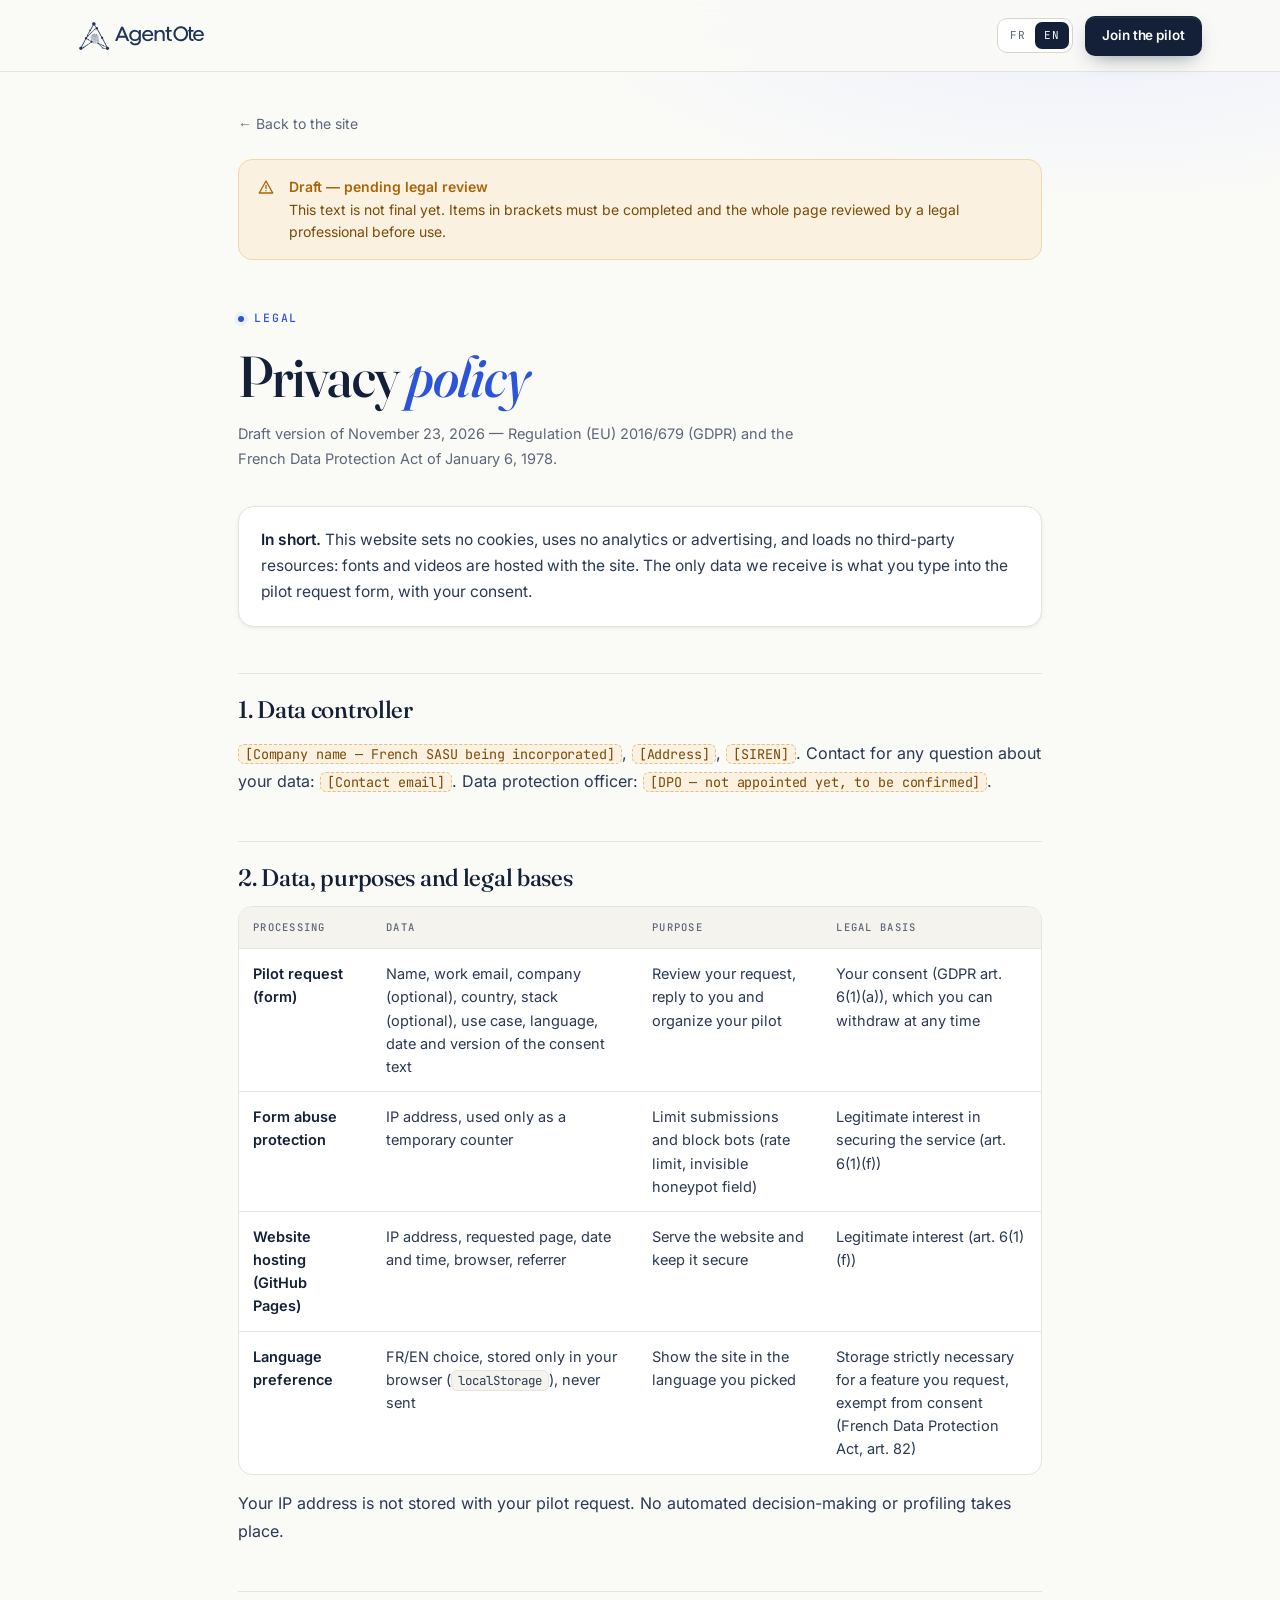
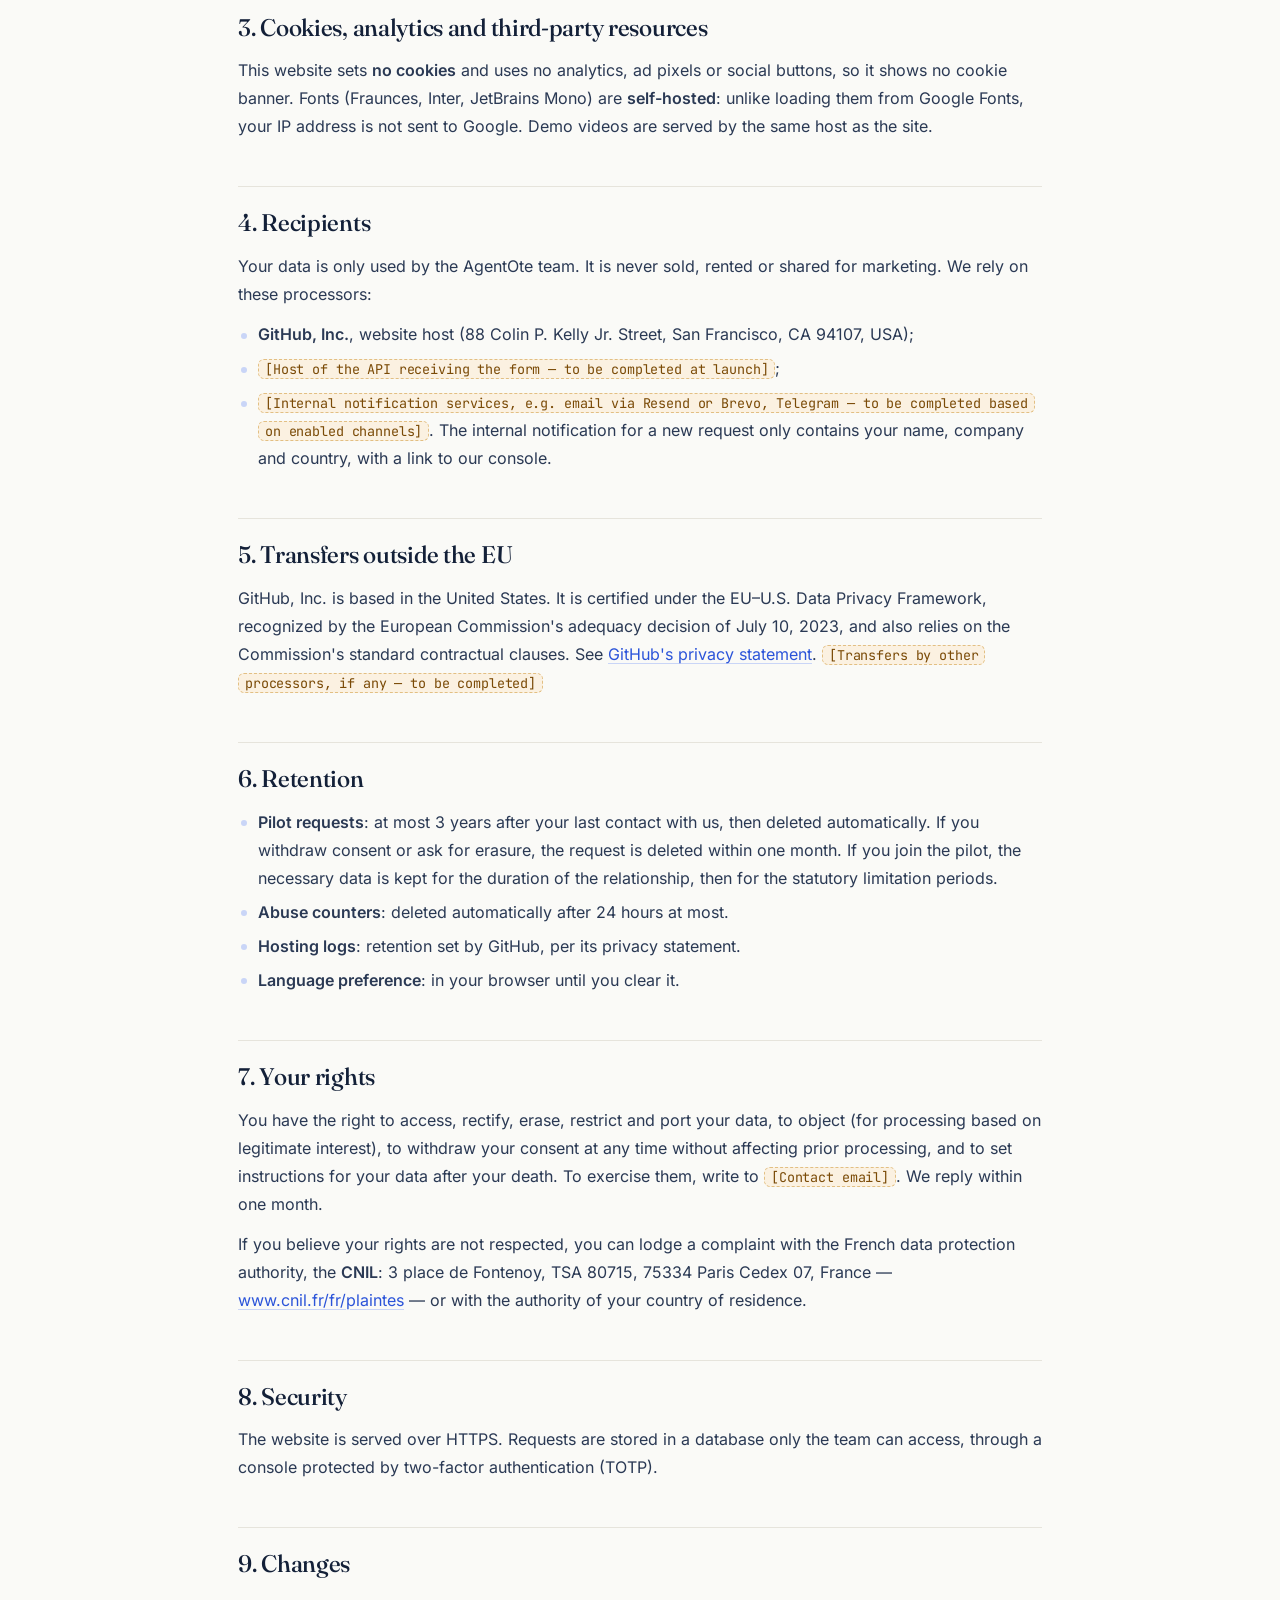
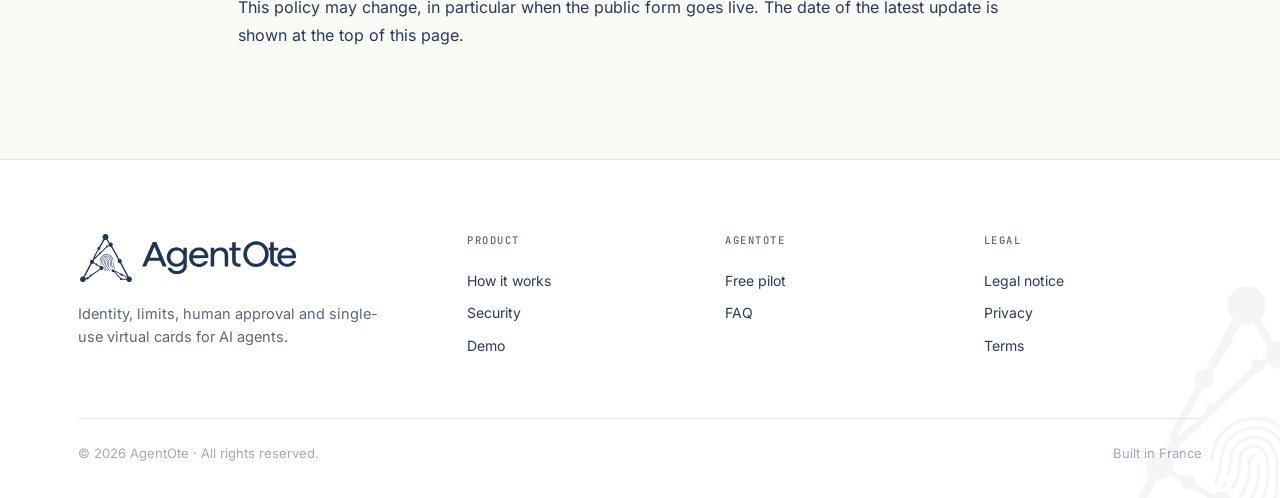
<file: confidentialite.html>
<!DOCTYPE html>
<html lang="fr">
<head>
<meta charset="UTF-8" />
<meta name="viewport" content="width=device-width, initial-scale=1" />
<title>Politique de confidentialité — AgentOte</title>
<!-- Brouillon juridique : pas d'indexation tant que le texte n'est pas validé -->
<meta name="robots" content="noindex" />
<meta name="theme-color" content="#FAFAF7" />
<link rel="icon" href="assets/favicon.ico" sizes="any" />
<link rel="icon" type="image/svg+xml" href="assets/favicon.svg" />
<link rel="apple-touch-icon" href="assets/apple-touch-icon-180.png" />
<link rel="stylesheet" href="assets/fonts.css" />
<style>
*,*::before,*::after{box-sizing:border-box;margin:0;padding:0}
:root{
  --paper:#FAFAF7; --paper-2:#F4F3EE; --white:#FFFFFF;
  --navy:#1F3555;
  --ink:#132038; --ink-2:#2A3954; --muted:#5E6679; --faint:#A3A8B4;
  --line:#E6E4DC; --line-2:#D7D5CC;
  --accent:#2B54D9; --accent-ink:#1F43B8; --accent-soft:#EDF1FD; --accent-line:#C9D5F7;
  --ok:#11875A; --ok-soft:#E5F4EC; --warn:#A8650A; --warn-soft:#FBF1E1;
  --serif:'Fraunces',Georgia,'Times New Roman',serif;
  --sans:'Inter',-apple-system,BlinkMacSystemFont,'Segoe UI',sans-serif;
  --mono:'JetBrains Mono',ui-monospace,SFMono-Regular,Consolas,monospace;
  --nav-h:72px; --max:1180px; --r:16px;
  --shadow-1:0 1px 2px rgba(19,32,56,.04),0 2px 6px rgba(19,32,56,.04);
  --shadow-2:0 1px 2px rgba(19,32,56,.05),0 12px 32px -8px rgba(19,32,56,.12),0 40px 80px -30px rgba(19,32,56,.18);
  --ease:cubic-bezier(.2,.7,.2,1);
}
html{scroll-behavior:smooth;-webkit-text-size-adjust:100%}
body{font-family:var(--sans);font-size:16px;line-height:1.6;color:var(--ink);background:var(--paper);-webkit-font-smoothing:antialiased;text-rendering:optimizeLegibility;overflow-x:hidden}
::selection{background:var(--accent);color:#fff}
a{color:inherit;text-decoration:none}
ul,ol{list-style:none}
button{font:inherit;cursor:pointer;color:inherit}
img,svg,video{display:block;max-width:100%}
:focus-visible{outline:2px solid var(--accent);outline-offset:3px;border-radius:6px}
.container{max-width:var(--max);margin:0 auto;padding:0 28px}
.display{font-family:var(--serif);font-weight:500;letter-spacing:-.022em;line-height:1.02;font-variation-settings:"opsz" 144}
.display em{font-style:italic;font-weight:500;color:var(--accent)}
.kicker{display:inline-flex;align-items:center;gap:10px;font-family:var(--mono);font-size:11.5px;font-weight:500;letter-spacing:.16em;text-transform:uppercase;color:var(--accent)}
.kicker .dot{width:6px;height:6px;border-radius:50%;background:var(--accent);box-shadow:0 0 0 4px var(--accent-soft)}
.sec{padding:128px 0;position:relative}
.sec-head{max-width:760px;margin-bottom:64px}
.sec-head.center{margin-left:auto;margin-right:auto;text-align:center}
.sec-head h2{text-wrap:balance;font-family:var(--serif);font-weight:500;font-size:clamp(2.1rem,4vw,3.25rem);letter-spacing:-.02em;line-height:1.06;margin:18px 0 18px;font-variation-settings:"opsz" 144}
.sec-head h2 em{font-style:italic;color:var(--accent)}
.sec-sub{font-size:17.5px;color:var(--muted);max-width:60ch;line-height:1.65}
.sec-head.center .sec-sub{margin:0 auto}
.num{font-family:var(--mono);color:var(--faint)}
.btn{position:relative;display:inline-flex;align-items:center;justify-content:center;gap:10px;height:50px;padding:0 24px;border-radius:12px;border:1px solid transparent;font-size:15px;font-weight:600;letter-spacing:-.005em;white-space:nowrap;transition:background .25s var(--ease),color .25s,border-color .25s,transform .25s var(--ease),box-shadow .25s}
.btn-ink{background:var(--ink);color:var(--paper);box-shadow:0 1px 0 rgba(255,255,255,.08) inset,0 8px 20px -8px rgba(19,32,56,.5)}
.btn-ink:hover{background:var(--accent);transform:translateY(-1px);box-shadow:0 12px 26px -10px rgba(43,84,217,.6)}
.btn-ink .arr{transition:transform .25s var(--ease)}
.btn-ink:hover .arr{transform:translateX(3px)}
.btn-ghost{background:transparent;color:var(--ink);padding:0 10px}
.btn-ghost .play{width:30px;height:30px;border-radius:50%;border:1px solid var(--line-2);display:grid;place-items:center;background:var(--white);transition:border-color .25s,transform .25s var(--ease)}
.btn-ghost:hover .play{border-color:var(--ink);transform:scale(1.06)}
.btn-sm{height:40px;padding:0 16px;font-size:13.5px;border-radius:10px}
#nav{position:fixed;inset:0 0 auto;height:var(--nav-h);z-index:900;background:rgba(250,250,247,.72);backdrop-filter:saturate(1.4) blur(14px);-webkit-backdrop-filter:saturate(1.4) blur(14px);border-bottom:1px solid transparent;transition:border-color .3s,background .3s}
#nav.scrolled{border-bottom-color:var(--line);background:rgba(250,250,247,.9)}
.nav-in{max-width:var(--max);margin:0 auto;padding:0 28px;height:100%;display:flex;align-items:center;justify-content:space-between;gap:20px}
.brand{display:flex;align-items:center;flex-shrink:0}
.brand img{height:30px;width:auto}
.nav-links{display:flex;gap:30px}
.nav-links a{font-size:14px;font-weight:500;color:var(--muted);transition:color .2s;position:relative}
.nav-links a::after{content:"";position:absolute;left:0;right:0;bottom:-6px;height:1px;background:var(--ink);transform:scaleX(0);transform-origin:left;transition:transform .3s var(--ease)}
.nav-links a:hover{color:var(--ink)}
.nav-links a:hover::after{transform:scaleX(1)}
.nav-act{display:flex;align-items:center;gap:12px}
.lang{display:flex;padding:3px;border:1px solid var(--line-2);border-radius:10px;background:var(--white)}
.lang button{border:0;background:transparent;font-family:var(--mono);font-size:11px;letter-spacing:.08em;padding:5px 9px;border-radius:7px;color:var(--muted);transition:background .2s,color .2s}
.lang button.on{background:var(--ink);color:var(--paper)}
.burger{display:none;width:40px;height:40px;border:1px solid var(--line-2);border-radius:10px;background:var(--white);flex-direction:column;align-items:center;justify-content:center;gap:5px}
.burger span{width:16px;height:1.5px;background:var(--ink);transition:transform .25s,opacity .25s}
.burger.open span:nth-child(1){transform:translateY(3.25px) rotate(45deg)}
.burger.open span:nth-child(2){transform:translateY(-3.25px) rotate(-45deg)}
#mmenu{position:fixed;inset:var(--nav-h) 0 0;z-index:850;background:var(--paper);padding:28px;display:flex;flex-direction:column;opacity:0;visibility:hidden;transform:translateY(-8px);transition:opacity .25s,transform .25s,visibility .25s}
#mmenu.open{opacity:1;visibility:visible;transform:none}
#mmenu a.m{font-family:var(--serif);font-size:28px;padding:14px 0;border-bottom:1px solid var(--line);display:flex;justify-content:space-between;align-items:center}
#mmenu a.m b{font-weight:500}
#mmenu a.m span{font-family:var(--mono);font-size:12px;color:var(--faint)}
#mmenu .btn{margin-top:28px}
#hero{position:relative;padding:calc(var(--nav-h) + 84px) 0 110px;overflow:hidden}
.grid-bg{position:absolute;inset:0;pointer-events:none;background-image:linear-gradient(var(--line) 1px,transparent 1px),linear-gradient(90deg,var(--line) 1px,transparent 1px);background-size:72px 72px;opacity:.55;-webkit-mask-image:radial-gradient(ellipse 70% 60% at 50% 30%,#000 15%,transparent 72%);mask-image:radial-gradient(ellipse 70% 60% at 50% 30%,#000 15%,transparent 72%)}
.glow{position:absolute;pointer-events:none;width:720px;height:720px;right:-120px;top:-120px;background:radial-gradient(closest-side,rgba(43,84,217,.10),transparent);filter:blur(10px)}
.net{position:absolute;pointer-events:none;right:-40px;top:70px;width:760px;height:620px;opacity:.9}
.net line{stroke:var(--navy);stroke-opacity:.13;stroke-width:1}
.net circle{fill:var(--navy);fill-opacity:.16}
.net circle.p{fill:var(--accent);fill-opacity:.5;animation:pulse 3.6s var(--ease) infinite}
.net circle.p:nth-of-type(2n){animation-delay:1.2s}
.net circle.p:nth-of-type(3n){animation-delay:2.4s}
@keyframes pulse{0%,100%{fill-opacity:.15}50%{fill-opacity:.6}}
.hero-grid{position:relative;display:grid;grid-template-columns:1.08fr .92fr;gap:64px;align-items:center}
.hero-copy h1{font-size:clamp(3rem,5.6vw,4.85rem);margin:26px 0 0;text-wrap:balance}
.hero-copy h1 .l2{display:block}
.lead{margin-top:28px;font-size:19px;line-height:1.6;color:var(--muted);max-width:33em}
.lead strong{color:var(--ink);font-weight:600}
.cta-row{display:flex;align-items:center;gap:14px;margin-top:38px;flex-wrap:wrap}
.proof{margin-top:44px;padding-top:26px;border-top:1px solid var(--line);display:grid;grid-template-columns:repeat(3,auto);gap:12px 28px;justify-content:start}
.proof li{display:flex;align-items:center;gap:10px;font-family:var(--mono);font-size:12px;color:var(--ink-2);letter-spacing:.01em}
.proof svg{flex:none;color:var(--accent)}
.stage{position:relative}
.stage .fp{position:absolute;right:-84px;top:-92px;width:250px;opacity:.55;pointer-events:none}
.stage .console{z-index:1}.caption{position:relative}
.stage .fp path{fill:none;stroke:var(--navy);stroke-opacity:.18;stroke-width:1.3;stroke-linecap:round}
.console{position:relative;background:var(--white);border:1px solid var(--line);border-radius:22px;box-shadow:var(--shadow-2);padding:22px;overflow:hidden}
.console::before{content:"";position:absolute;inset:0;border-radius:22px;padding:1px;background:linear-gradient(160deg,rgba(43,84,217,.35),transparent 40%);-webkit-mask:linear-gradient(#000 0 0) content-box,linear-gradient(#000 0 0);-webkit-mask-composite:xor;mask-composite:exclude;pointer-events:none}
.c-head{display:flex;justify-content:space-between;align-items:center;padding:2px 4px 18px}
.c-brand{display:flex;align-items:center;gap:9px;font-weight:600;font-size:14.5px;color:var(--navy)}
.c-brand img{width:22px;height:auto}
.live{display:flex;align-items:center;gap:8px;font-family:var(--mono);font-size:10.5px;letter-spacing:.14em;text-transform:uppercase;color:var(--muted)}
.live i{width:7px;height:7px;border-radius:50%;background:var(--ok);animation:ping 2s infinite}
@keyframes ping{0%{box-shadow:0 0 0 0 rgba(17,135,90,.45)}80%,100%{box-shadow:0 0 0 8px rgba(17,135,90,0)}}
.steps{display:grid;grid-template-columns:repeat(4,1fr);gap:6px;margin:0 4px 18px}
.steps li{font-family:var(--mono);font-size:10px;letter-spacing:.06em;text-transform:uppercase;color:var(--faint);transition:color .4s;white-space:nowrap}
.steps li b{display:block;height:3px;border-radius:3px;background:var(--line);margin-bottom:8px;overflow:hidden;position:relative}
.steps li b::after{content:"";position:absolute;inset:0;background:var(--accent);transform:scaleX(0);transform-origin:left}
.steps li.done{color:var(--ink-2)}
.steps li.done b::after{transform:scaleX(1);transition:transform .3s}
.steps li.cur{color:var(--accent)}
.steps li.cur b::after{animation:fill var(--dur,2.8s) linear forwards}
@keyframes fill{to{transform:scaleX(1)}}
.panes{display:grid;background:var(--paper);border:1px solid var(--line);border-radius:16px;min-height:322px}
.pane{grid-area:1/1;padding:22px;opacity:0;transform:translateY(8px) scale(.985);transition:opacity .5s var(--ease),transform .6s var(--ease);pointer-events:none}
.pane.on{opacity:1;transform:none;pointer-events:auto}
.row{display:flex;justify-content:space-between;align-items:center;gap:16px;padding:10px 0;border-bottom:1px dashed var(--line-2);font-size:13.5px}
.row:last-child{border-bottom:0}
.row .k{font-family:var(--mono);font-size:11.5px;color:var(--muted)}
.row .v{font-family:var(--mono);font-size:12.5px;color:var(--ink);text-align:right}
.badge{display:inline-flex;align-items:center;gap:6px;font-family:var(--mono);font-size:10.5px;letter-spacing:.04em;padding:4px 9px;border-radius:999px;border:1px solid var(--line-2);background:var(--white);color:var(--ink-2);white-space:nowrap}
.badge.ok{color:var(--ok);background:var(--ok-soft);border-color:#C6E6D5}
.badge.wait{color:var(--warn);background:var(--warn-soft);border-color:#EFD9B2}
.badge.acc{color:var(--accent);background:var(--accent-soft);border-color:var(--accent-line)}
.p-title{display:flex;justify-content:space-between;align-items:center;gap:12px;margin-bottom:8px}
.p-title .t{font-family:var(--mono);font-size:10.5px;letter-spacing:.14em;text-transform:uppercase;color:var(--muted)}
.amount{font-family:var(--serif);font-size:44px;font-weight:500;letter-spacing:-.02em;line-height:1;margin:6px 0 6px;font-variation-settings:"opsz" 144}
.merchant{font-size:14px;color:var(--muted)}
.chips{display:flex;flex-wrap:wrap;gap:6px;margin-top:16px}
.chip-c{font-family:var(--mono);font-size:11px;padding:6px 9px;border-radius:8px;border:1px solid var(--line-2);background:var(--white);color:var(--ink-2)}
.chip-c.hl{border-color:var(--accent-line);color:var(--accent);background:var(--accent-soft)}
.wait-ring{width:46px;height:46px;border-radius:50%;border:2px solid var(--line);border-top-color:var(--accent);animation:spin 1.1s linear infinite;flex:none}
@keyframes spin{to{transform:rotate(360deg)}}
.big-check{width:52px;height:52px;border-radius:50%;background:var(--ok-soft);display:grid;place-items:center;flex:none}
.big-check path{stroke:var(--ok);stroke-width:2.4;fill:none;stroke-linecap:round;stroke-linejoin:round;stroke-dasharray:30;stroke-dashoffset:30}
.pane.on .big-check path{animation:draw .7s .15s var(--ease) forwards}
@keyframes draw{to{stroke-dashoffset:0}}
.sig{margin-top:18px;font-family:var(--mono);font-size:11px;color:var(--muted);background:var(--white);border:1px solid var(--line);border-radius:10px;padding:10px 12px;line-height:1.8}
.sig b{color:var(--ink-2);font-weight:500}
.vcard{position:relative;aspect-ratio:1.586;border-radius:16px;padding:20px 22px;color:#fff;overflow:hidden;background:radial-gradient(120% 140% at 100% 0%,#3E66E6 0%,#2346B8 35%,#1F3555 75%,#172843 100%);box-shadow:0 24px 40px -18px rgba(31,53,85,.55),inset 0 1px 0 rgba(255,255,255,.18);display:flex;flex-direction:column;justify-content:space-between}
.vcard .mesh{position:absolute;inset:0;width:100%;height:100%;opacity:.16}
.vcard .mesh line{stroke:#fff;stroke-width:.8}
.vcard .mesh circle{fill:#fff}
.vcard .shine{position:absolute;inset:-40%;background:linear-gradient(115deg,transparent 40%,rgba(255,255,255,.22) 50%,transparent 60%);transform:translateX(-60%)}
.pane.on .vcard .shine{animation:shine 1.6s .3s var(--ease) forwards}
@keyframes shine{to{transform:translateX(60%)}}
.vc-top,.vc-bot{position:relative;display:flex;justify-content:space-between;align-items:flex-start;gap:10px}
.vc-brand{display:flex;align-items:center;gap:8px;font-weight:600;font-size:14px}
.vc-brand img{width:20px}
.vc-pill{font-family:var(--mono);font-size:9.5px;letter-spacing:.1em;text-transform:uppercase;padding:4px 8px;border-radius:999px;background:rgba(255,255,255,.14);border:1px solid rgba(255,255,255,.22)}
.vc-mid{position:relative;display:flex;align-items:center;gap:14px}
.emv{width:38px;height:28px;border-radius:6px;background:linear-gradient(135deg,#F3DFA8,#C9A24A 60%,#E9D08E);position:relative;overflow:hidden}
.emv::before{content:"";position:absolute;inset:6px 0;border-top:1px solid rgba(80,60,10,.35);border-bottom:1px solid rgba(80,60,10,.35)}
.emv::after{content:"";position:absolute;inset:0 13px;border-left:1px solid rgba(80,60,10,.35);border-right:1px solid rgba(80,60,10,.35)}
.pan{position:relative;font-family:var(--mono);font-size:15px;letter-spacing:.14em;opacity:.95}
.vc-bot .l{font-family:var(--mono);font-size:8.5px;letter-spacing:.14em;text-transform:uppercase;opacity:.65;white-space:nowrap}
.vc-bot .v{font-family:var(--mono);font-size:13px;margin-top:3px;white-space:nowrap}
.under{display:flex;justify-content:space-between;align-items:center;gap:10px;margin-top:14px;font-size:12.5px;color:var(--muted)}
.caption{margin-top:14px;font-family:var(--mono);font-size:11px;color:var(--faint);text-align:center}
.compat{border-top:1px solid var(--line);border-bottom:1px solid var(--line);background:var(--white)}
.compat .container{display:flex;align-items:center;justify-content:space-between;gap:24px;padding-top:22px;padding-bottom:22px;flex-wrap:wrap}
.compat .lbl{font-family:var(--mono);font-size:11px;letter-spacing:.14em;text-transform:uppercase;color:var(--muted)}
.compat ul{display:flex;gap:10px 34px;flex-wrap:wrap}
.compat li{font-size:15px;font-weight:500;color:var(--ink-2);display:flex;align-items:center;gap:9px}
.compat li i{width:5px;height:5px;border-radius:50%;background:var(--accent-line)}
.issuing{margin-top:14px;padding:12px 14px;border:1px solid var(--accent-line);background:var(--accent-soft);border-radius:10px}
.issuing .ir{display:flex;justify-content:space-between;gap:10px;font-size:13px;color:var(--accent-ink);font-weight:500}
.issuing .mono{font-family:var(--mono);font-size:11px;opacity:.8}
.issuing b{display:block;height:3px;border-radius:3px;margin-top:10px;background:rgba(43,84,217,.15);position:relative;overflow:hidden}
.issuing b::after{content:"";position:absolute;inset:0;width:40%;background:var(--accent);border-radius:3px;animation:slide 1.2s var(--ease) infinite}
@keyframes slide{from{transform:translateX(-100%)}to{transform:translateX(260%)}}
.how{display:grid;grid-template-columns:repeat(4,1fr);gap:18px;position:relative}
.how::before{content:"";position:absolute;left:30px;right:30px;top:45px;border-top:1px dashed var(--line-2)}
.st{position:relative;background:var(--white);border:1px solid var(--line);border-radius:var(--r);padding:26px 24px 28px;box-shadow:var(--shadow-1);transition:transform .35s var(--ease),box-shadow .35s,border-color .35s}
.st:hover{transform:translateY(-4px);box-shadow:var(--shadow-2);border-color:var(--line-2)}
.st .n{width:38px;height:38px;border-radius:50%;display:grid;place-items:center;background:var(--paper);border:1px solid var(--line-2);font-family:var(--mono);font-size:12px;color:var(--accent);position:relative;z-index:1}
.st h3{font-family:var(--serif);font-weight:500;font-size:23px;letter-spacing:-.01em;line-height:1.2;margin:22px 0 10px}
.st p{font-size:14.5px;color:var(--muted);line-height:1.6}
.st code{font-family:var(--mono);font-size:12px;color:var(--accent);background:var(--accent-soft);padding:1px 6px;border-radius:5px}
#security{background:var(--white);border-top:1px solid var(--line);border-bottom:1px solid var(--line)}
#security .grid-bg{opacity:.35}
.sec-grid{display:grid;grid-template-columns:repeat(6,1fr);gap:18px;position:relative}
.sc{grid-column:span 2;background:var(--paper);border:1px solid var(--line);border-radius:var(--r);padding:28px;position:relative;overflow:hidden;transition:border-color .3s,transform .35s var(--ease)}
.sc:hover{border-color:var(--accent-line);transform:translateY(-3px)}
.sc.wide{grid-column:span 3}
.sc .ico{width:44px;height:44px;border-radius:12px;background:var(--white);border:1px solid var(--line);display:grid;place-items:center;color:var(--navy)}
.sc h3{font-family:var(--serif);font-weight:500;font-size:22px;letter-spacing:-.01em;line-height:1.2;margin:20px 0 10px}
.sc p{font-size:14.5px;color:var(--muted);line-height:1.6}
.sc .tag{position:absolute;top:28px;right:28px;font-family:var(--mono);font-size:10.5px;letter-spacing:.06em;color:var(--accent);background:var(--accent-soft);border:1px solid var(--accent-line);padding:4px 8px;border-radius:6px}
.log{margin-top:18px;font-family:var(--mono);font-size:11.5px;line-height:1.95;color:var(--ink-2);background:var(--white);border:1px solid var(--line);border-radius:10px;padding:10px 14px;white-space:nowrap;overflow:hidden;text-overflow:ellipsis}
.log span{color:var(--faint)}
.log .g{color:var(--ok)}.log .b{color:var(--accent)}
.int{display:grid;grid-template-columns:.85fr 1.15fr;gap:56px;align-items:start}
.tools{margin-top:30px;display:grid;grid-template-columns:1fr 1fr;gap:10px}
.tools li{font-family:var(--mono);font-size:12.5px;color:var(--ink-2);background:var(--white);border:1px solid var(--line);border-radius:10px;padding:10px 12px;display:flex;align-items:center;gap:8px}
.tools li::before{content:"";width:6px;height:6px;border-radius:2px;background:var(--accent);opacity:.7}
.int-note{margin-top:22px;font-size:14px;color:var(--muted)}
.code{background:#0F1A2E;border-radius:18px;box-shadow:var(--shadow-2);overflow:hidden;border:1px solid #1E2B44;min-width:0}
.code-bar{display:flex;align-items:center;justify-content:space-between;padding:12px 14px 0 16px;border-bottom:1px solid #1E2B44}
.tabs{display:flex;gap:4px}
.tabs button{border:0;background:transparent;color:#8D98B3;font-family:var(--mono);font-size:12px;padding:10px 12px 12px;border-bottom:2px solid transparent;transition:color .2s,border-color .2s}
.tabs button.on{color:#fff;border-bottom-color:#6E8EF5}
.copy{border:1px solid #2A3A58;background:transparent;color:#8D98B3;font-family:var(--mono);font-size:11px;padding:5px 10px;border-radius:7px;margin-bottom:10px;transition:color .2s,border-color .2s}
.copy:hover{color:#fff;border-color:#6E8EF5}
.code pre{margin:0;padding:22px 24px 26px;font-family:var(--mono);font-size:13px;line-height:1.75;color:#D5DCEC;overflow-x:auto;display:none;tab-size:2}
.code pre.on{display:block}
.tk-c{color:#6C7894;font-style:italic}.tk-k{color:#C3A6FF}.tk-s{color:#9BE0B6}.tk-n{color:#F7C77E}.tk-f{color:#8FB4FF}.tk-p{color:#D5DCEC}
.vid-wrap{position:relative;max-width:1040px;margin:0 auto}
.vid-frame{position:relative;border-radius:22px;overflow:hidden;background:var(--white);border:1px solid var(--line);box-shadow:var(--shadow-2);padding:10px}
.vid-frame video{width:100%;border-radius:14px;aspect-ratio:16/9;background:#EEF0F4}
.vid-meta{display:flex;justify-content:center;gap:10px 26px;flex-wrap:wrap;margin-top:22px;font-family:var(--mono);font-size:11.5px;color:var(--muted)}
.vid-meta>span{display:flex;align-items:center;gap:8px}
.vid-meta i{width:5px;height:5px;border-radius:50%;background:var(--accent)}
.who{display:grid;grid-template-columns:repeat(3,1fr);gap:18px}
.wc{background:var(--white);border:1px solid var(--line);border-radius:var(--r);padding:30px 28px;display:flex;flex-direction:column;transition:transform .35s var(--ease),box-shadow .35s}
.wc:hover{transform:translateY(-4px);box-shadow:var(--shadow-2)}
.wc .idx{font-family:var(--mono);font-size:11px;letter-spacing:.14em;color:var(--accent)}
.wc h3{font-family:var(--serif);font-weight:500;font-size:24px;letter-spacing:-.01em;line-height:1.2;margin:16px 0 12px}
.wc p{font-size:14.5px;color:var(--muted)}
.wc ul{margin-top:auto;padding-top:18px;border-top:1px solid var(--line);display:flex;flex-direction:column;gap:9px}
.wc p{margin-bottom:20px}
.wc li{font-size:13.5px;color:var(--ink-2);display:flex;gap:10px;align-items:baseline}
.wc li::before{content:"→";font-family:var(--mono);font-size:12px;color:var(--accent)}
.pilot{position:relative;border-radius:28px;background:var(--white);border:1px solid var(--line);box-shadow:var(--shadow-2);overflow:hidden;display:grid;grid-template-columns:1fr 1fr}
.pilot-l{padding:56px;position:relative}
.pilot-l .grid-bg{opacity:.5;-webkit-mask-image:radial-gradient(ellipse 80% 80% at 0% 0%,#000 10%,transparent 70%);mask-image:radial-gradient(ellipse 80% 80% at 0% 0%,#000 10%,transparent 70%)}
.pilot-l h2{text-wrap:balance;position:relative;font-family:var(--serif);font-weight:500;font-size:clamp(2rem,3.6vw,3rem);letter-spacing:-.02em;line-height:1.06;margin:18px 0 18px}
.pilot-l h2 em{font-style:italic;color:var(--accent)}
.pilot-l>p{position:relative;color:var(--muted);font-size:16.5px;max-width:42ch}
.give{position:relative;margin-top:30px;display:grid;grid-template-columns:1fr 1fr;gap:22px}
.give h4{font-family:var(--mono);font-size:10.5px;letter-spacing:.14em;text-transform:uppercase;color:var(--muted);font-weight:500;margin-bottom:12px}
.give li{font-size:14px;color:var(--ink-2);padding:7px 0;border-bottom:1px solid var(--line);display:flex;gap:9px}
.give li svg{flex:none;margin-top:5px;color:var(--accent)}
.pilot-r{padding:48px;background:var(--paper);border-left:1px solid var(--line)}
form .f{margin-bottom:16px}
form label{display:block;font-size:13px;font-weight:500;color:var(--ink-2);margin-bottom:7px}
form input,form select,form textarea{width:100%;font:inherit;font-size:15px;color:var(--ink);background:var(--white);border:1px solid var(--line-2);border-radius:11px;padding:12px 14px;transition:border-color .2s,box-shadow .2s;appearance:none;-webkit-appearance:none}
form select{background-image:url("data:image/svg+xml,%3Csvg xmlns='http://www.w3.org/2000/svg' width='12' height='12' viewBox='0 0 12 12'%3E%3Cpath d='M2 4l4 4 4-4' stroke='%235E6679' stroke-width='1.5' fill='none' stroke-linecap='round'/%3E%3C/svg%3E");background-repeat:no-repeat;background-position:right 14px center}
form textarea{min-height:104px;resize:vertical}
form input:focus,form select:focus,form textarea:focus{outline:0;border-color:var(--accent);box-shadow:0 0 0 4px var(--accent-soft)}
form .two{display:grid;grid-template-columns:1fr 1fr;gap:14px}
form .btn{width:100%;margin-top:6px}
.form-note{margin-top:14px;font-size:12.5px;color:var(--faint);text-align:center}
.ok-msg{display:none;margin-top:14px;padding:12px 14px;border-radius:11px;background:var(--ok-soft);color:var(--ok);font-size:14px}
.ok-msg.show{display:block}
.faq{max-width:820px;margin:0 auto;border-top:1px solid var(--line)}
.qa{border-bottom:1px solid var(--line)}
.qa button{text-wrap:pretty;width:100%;display:flex;justify-content:space-between;align-items:center;gap:24px;text-align:left;background:none;border:0;padding:26px 4px;font-family:var(--serif);font-size:21px;font-weight:500;letter-spacing:-.01em;color:var(--ink);line-height:1.3}
.qa .pm{flex:none;width:30px;height:30px;border-radius:50%;border:1px solid var(--line-2);position:relative;transition:background .25s,border-color .25s}
.qa .pm::before,.qa .pm::after{content:"";position:absolute;left:50%;top:50%;width:11px;height:1.5px;background:var(--ink);transform:translate(-50%,-50%)}
.qa .pm::after{transform:translate(-50%,-50%) rotate(90deg);transition:transform .35s var(--ease)}
.qa.open .pm{background:var(--ink);border-color:var(--ink)}
.qa.open .pm::before,.qa.open .pm::after{background:#fff}
.qa.open .pm::after{transform:translate(-50%,-50%) rotate(0)}
.qa .a{display:grid;grid-template-rows:0fr;transition:grid-template-rows .4s var(--ease)}
.qa.open .a{grid-template-rows:1fr}
.qa .a>div{overflow:hidden}
.qa .a p{padding:0 60px 26px 4px;color:var(--muted);font-size:16px;line-height:1.7}
footer{border-top:1px solid var(--line);background:var(--white);padding:72px 0 34px;position:relative;overflow:hidden}
.ft{display:grid;grid-template-columns:1.6fr 1fr 1fr 1fr;gap:40px;position:relative}
.ft-brand img{height:52px;width:auto}
.ft-brand p{margin-top:18px;color:var(--muted);font-size:14.5px;max-width:34ch}
.ft h4{font-family:var(--mono);font-size:10.5px;letter-spacing:.14em;text-transform:uppercase;color:var(--muted);font-weight:500;margin-bottom:16px}
.ft a{display:block;font-size:14px;color:var(--ink-2);padding:5px 0;transition:color .2s}
.ft a:hover{color:var(--accent)}
.ft-bot{position:relative;margin-top:56px;padding-top:24px;border-top:1px solid var(--line);display:flex;justify-content:space-between;gap:16px;flex-wrap:wrap;font-size:13px;color:var(--faint)}
.ft-mark{position:absolute;right:-150px;bottom:-110px;width:360px;opacity:.045;pointer-events:none}
.rv{opacity:0;transform:translateY(18px);transition:opacity .8s var(--ease),transform .9s var(--ease)}
.rv.in{opacity:1;transform:none}
.rv.d1{transition-delay:.08s}.rv.d2{transition-delay:.16s}.rv.d3{transition-delay:.24s}
@media (prefers-reduced-motion:reduce){*,*::before,*::after{animation:none!important;transition:none!important}.rv{opacity:1;transform:none}html{scroll-behavior:auto}.big-check path{stroke-dashoffset:0}}
@media (max-width:1080px){
  .nav-links{display:none}.burger{display:flex}
  .hero-grid{grid-template-columns:1fr;gap:56px}
  .stage{max-width:560px}
  .how{grid-template-columns:1fr 1fr}.how::before{display:none}
  .sc,.sc.wide{grid-column:span 3}
  .int{grid-template-columns:1fr;gap:40px}
  .pilot{grid-template-columns:1fr}.pilot-r{border-left:0;border-top:1px solid var(--line)}
  .ft{grid-template-columns:1fr 1fr 1fr}.ft-brand{grid-column:1/-1}
}
@media (max-width:720px){
  :root{--nav-h:64px}
  .container,.nav-in{padding:0 20px}
  .brand img{height:26px}
  .nav-cta{display:none}
  .sec{padding:88px 0}
  .sec-head{margin-bottom:44px}
  #hero{padding:calc(var(--nav-h) + 48px) 0 72px}
  .hero-copy h1{font-size:clamp(2.5rem,11.5vw,3.4rem)}
  .lead{font-size:17px}
  .cta-row .btn-ink{width:100%}
  .proof{grid-template-columns:1fr;gap:12px}
  .net{width:520px;right:-240px;top:30px;opacity:.55}
  .stage .fp{display:none}
  .console{padding:14px;border-radius:18px}
  .c-head{padding:2px 2px 14px}
  .panes{min-height:300px}
  .pane{padding:16px}
  .amount{font-size:36px}
  .steps{margin:0 2px 14px}
  .steps li{font-size:8.5px;letter-spacing:.02em}
  .vcard{padding:16px 16px}
  .pan{font-size:13px}
  .vc-bot .v{font-size:11.5px}
  .how,.who{grid-template-columns:1fr}
  .sc,.sc.wide{grid-column:1/-1}
  .sc .tag{position:static;display:inline-block;margin-top:16px}
  .tools{grid-template-columns:1fr}
  .code pre{font-size:11px;padding:18px;white-space:pre-wrap;word-break:break-word}
  .ft-mark{width:200px;right:-50px;bottom:-60px;opacity:.04}
  .stage{margin-top:-8px}
  .pilot-l,.pilot-r{padding:30px 22px}
  .give{grid-template-columns:1fr}
  form .two{grid-template-columns:1fr;gap:0}
  .qa button{font-size:18px;padding:22px 2px}
  .qa .a p{padding:0 8px 22px 2px}
  .ft{grid-template-columns:1fr 1fr}
  .compat .container{flex-direction:column;align-items:flex-start;gap:14px}
  .compat ul{gap:8px 22px}
}
/* Formulaire pilote : consentement, champ piège, état fermé, messages */
form .consent{display:flex;gap:10px;align-items:flex-start;font-size:13px;line-height:1.55;color:var(--muted);font-weight:400;margin:4px 0 14px;cursor:pointer}
form .consent input{flex:none;width:18px;height:18px;margin-top:1px;padding:0;border-radius:5px;appearance:auto;-webkit-appearance:checkbox;accent-color:var(--accent)}
form .consent a{color:var(--accent);text-decoration:underline;text-underline-offset:2px}
form .hp{position:absolute!important;left:-10000px;width:1px;height:1px;overflow:hidden}
form{position:relative}
form.is-closed input,form.is-closed select,form.is-closed textarea{background:var(--paper-2);color:var(--faint);cursor:not-allowed}
form.is-closed .btn{background:var(--line-2);color:var(--muted);box-shadow:none;cursor:not-allowed;transform:none}
form.is-closed .btn .arr{display:none}
form.is-closed .consent{cursor:default;opacity:.75}
.f-closed{display:flex;gap:12px;align-items:flex-start;margin-bottom:20px;padding:14px 16px;border-radius:12px;background:var(--accent-soft);border:1px solid var(--accent-line);color:var(--ink-2);font-size:13.5px;line-height:1.55}
.f-closed[hidden]{display:none}
.f-closed svg{flex:none;color:var(--accent);margin-top:1px}
.f-closed strong{display:block;color:var(--accent-ink);font-weight:600;margin-bottom:2px}
.ok-msg.err{background:#FBEAEA;color:#A32A2A}
form .btn:disabled{opacity:.7;cursor:progress}
/* Pages légales (mentions, confidentialité, CGU) — mêmes jetons que l'accueil */
html[lang="fr"] [data-l="en"],html[lang="en"] [data-l="fr"]{display:none!important}
.legal-page #nav{background:rgba(250,250,247,.9)}
.legal-main{padding:calc(var(--nav-h) + 40px) 0 110px;position:relative}
.legal-main::before{content:"";position:absolute;inset:0 0 auto 0;height:420px;background:radial-gradient(60% 70% at 85% 0%,var(--accent-soft),transparent 70%);pointer-events:none}
.legal{max-width:860px;position:relative}
.legal .back{margin-bottom:22px;font-size:14px}
.legal .back a{color:var(--muted);transition:color .2s}
.legal .back a:hover{color:var(--accent)}
.draft{display:flex;gap:14px;align-items:flex-start;background:var(--warn-soft);color:#7A4A06;border:1px solid #EED7AE;border-radius:14px;padding:16px 18px;font-size:14px;line-height:1.55;margin-bottom:44px}
.draft svg{flex:none;margin-top:2px;color:var(--warn)}
.draft strong{display:block;font-weight:600;margin-bottom:2px;color:var(--warn)}
.legal article h1{font-family:var(--serif);font-weight:500;font-size:clamp(2.3rem,5vw,3.6rem);letter-spacing:-.022em;line-height:1.04;margin:18px 0 14px;font-variation-settings:"opsz" 144;text-wrap:balance}
.legal article h1 em{font-style:italic;color:var(--accent)}
.legal .upd{color:var(--muted);font-size:14.5px;margin-bottom:34px;max-width:64ch}
.legal h2{font-family:var(--serif);font-weight:500;font-size:1.5rem;letter-spacing:-.012em;line-height:1.2;margin:46px 0 14px;padding-top:22px;border-top:1px solid var(--line);font-variation-settings:"opsz" 72}
.legal p,.legal li,.legal td{color:var(--ink-2);font-size:16px;line-height:1.75}
.legal p+p{margin-top:12px}
.legal ul{list-style:none;margin:12px 0}
.legal ul li{position:relative;padding-left:20px;margin:6px 0}
.legal ul li::before{content:"";position:absolute;left:3px;top:.78em;width:6px;height:6px;border-radius:50%;background:var(--accent-line)}
.legal article a{color:var(--accent);text-decoration:underline;text-decoration-color:var(--accent-line);text-underline-offset:3px}
.legal article a:hover{text-decoration-color:var(--accent)}
.legal code{font-family:var(--mono);font-size:.86em;background:var(--paper-2);border:1px solid var(--line);border-radius:6px;padding:1px 6px}
.legal .note{margin-top:14px;padding:12px 16px;border-left:3px solid var(--accent-line);background:var(--white);border-radius:0 10px 10px 0;font-size:15px}
.legal .tldr{background:var(--white);border:1px solid var(--line);border-radius:var(--r);padding:20px 22px;box-shadow:var(--shadow-1);font-size:15.5px;line-height:1.7;color:var(--ink-2)}
.legal .tldr strong{color:var(--ink)}
x-ph{display:inline;background:var(--warn-soft);color:#7A4A06;border:1px dashed #E2BF83;border-radius:6px;padding:0 6px;font-family:var(--mono);font-size:.84em;letter-spacing:-.01em;-webkit-box-decoration-break:clone;box-decoration-break:clone}
.lt{width:100%;border-collapse:separate;border-spacing:0;margin:8px 0 14px;background:var(--white);border:1px solid var(--line);border-radius:14px;overflow:hidden;font-size:14.5px}
.lt th{font-family:var(--mono);font-size:10.5px;letter-spacing:.12em;text-transform:uppercase;color:var(--muted);font-weight:500;text-align:left;padding:12px 14px;background:var(--paper-2);border-bottom:1px solid var(--line)}
.lt td{padding:13px 14px;vertical-align:top;border-bottom:1px solid var(--line);font-size:14.5px;line-height:1.6}
.lt tr:last-child td{border-bottom:0}
.lt td:first-child{font-weight:600;color:var(--ink)}
@media (max-width:760px){
  .lt,.lt tbody,.lt tr,.lt td{display:block;width:100%}
  .lt thead{display:none}
  .lt tr{border-bottom:1px solid var(--line);padding:6px 0}
  .lt td{border:0;padding:4px 16px}
  .legal-page .nav-cta{display:none}
}
</style>
</head>
<body class="legal-page" data-title-fr="Politique de confidentialité" data-title-en="Privacy policy">
<header id="nav" class="scrolled">
  <div class="nav-in">
    <a href="index.html" class="brand" aria-label="AgentOte"><img src="assets/agentote-logo.svg" alt="AgentOte" width="139" height="30"></a>
    <div class="nav-act">
      <div class="lang" role="group" aria-label="Langue / Language"><button type="button" data-lang="fr">FR</button><button type="button" data-lang="en">EN</button></div>
      <a href="index.html#pilot" class="btn btn-ink btn-sm nav-cta"><span data-l="fr">Rejoindre le pilote</span><span data-l="en">Join the pilot</span></a>
    </div>
  </div>
</header>
<main class="legal-main">
  <div class="container legal">
    <p class="back"><a href="index.html"><span data-l="fr">← Retour au site</span><span data-l="en">← Back to the site</span></a></p>
    <div class="draft" role="note">
      <svg width="18" height="18" viewBox="0 0 24 24" fill="none" stroke="currentColor" stroke-width="1.8" stroke-linecap="round" stroke-linejoin="round" aria-hidden="true"><path d="M12 4l9 16H3z"/><path d="M12 10v4M12 17h.01"/></svg>
      <div><strong data-l="fr">Brouillon — à faire valider</strong><strong data-l="en">Draft — pending legal review</strong>
        <span data-l="fr">Ce texte n'est pas encore définitif. Les informations entre crochets sont à compléter et le tout doit être relu par un professionnel du droit avant usage.</span>
        <span data-l="en">This text is not final yet. Items in brackets must be completed and the whole page reviewed by a legal professional before use.</span></div>
    </div>
<article data-l="fr" lang="fr">
  <span class="kicker"><span class="dot"></span>Légal</span>
  <h1>Politique de <em>confidentialité</em></h1>
  <p class="upd">Version brouillon du 23 novembre 2026 — règlement (UE) 2016/679 (RGPD) et loi n° 78-17 du 6 janvier 1978 « Informatique et Libertés ».</p>

  <div class="tldr"><strong>En bref.</strong> Le site ne dépose aucun cookie, n'utilise ni mesure d'audience ni publicité, et ne charge aucune ressource tierce : les polices et les vidéos sont hébergées avec le site. Les seules données que nous recevons sont celles que vous saisissez dans le formulaire de demande de pilote, avec votre consentement.</div>

  <h2>1. Responsable du traitement</h2>
  <p><x-ph>[Raison sociale — SASU en cours de création]</x-ph>, <x-ph>[Adresse]</x-ph>, <x-ph>[SIREN]</x-ph>. Contact pour toute question relative à vos données : <x-ph>[Email de contact]</x-ph>. Délégué à la protection des données : <x-ph>[DPO — non désigné à ce stade, à confirmer]</x-ph>.</p>

  <h2>2. Données traitées, finalités et bases légales</h2>
  <table class="lt">
    <thead><tr><th>Traitement</th><th>Données</th><th>Finalité</th><th>Base légale</th></tr></thead>
    <tbody>
      <tr><td>Demande de pilote (formulaire)</td><td>Nom, e-mail professionnel, entreprise (facultatif), pays, stack (facultatif), cas d'usage, langue, date et version du texte de consentement</td><td>Étudier votre demande, vous répondre et organiser votre participation au pilote</td><td>Votre consentement (art. 6.1.a RGPD), que vous pouvez retirer à tout moment</td></tr>
      <tr><td>Protection anti-abus du formulaire</td><td>Adresse IP, utilisée uniquement comme compteur temporaire</td><td>Limiter le nombre d'envois et bloquer les robots (limite de débit, champ piège invisible)</td><td>Intérêt légitime à sécuriser le service (art. 6.1.f)</td></tr>
      <tr><td>Hébergement du site (GitHub Pages)</td><td>Adresse IP, page demandée, date et heure, navigateur, page de provenance</td><td>Afficher le site, assurer sa sécurité et son intégrité</td><td>Intérêt légitime (art. 6.1.f)</td></tr>
      <tr><td>Préférence de langue</td><td>Choix FR/EN, stocké uniquement dans votre navigateur (<code>localStorage</code>), jamais transmis</td><td>Afficher le site dans la langue que vous avez choisie</td><td>Stockage strictement nécessaire à un service que vous demandez, exempté de consentement (art. 82 de la loi Informatique et Libertés)</td></tr>
    </tbody>
  </table>
  <p>L'adresse IP n'est pas enregistrée avec votre demande de pilote. Aucune décision automatisée ni aucun profilage n'est réalisé.</p>

  <h2>3. Cookies, mesure d'audience et ressources tierces</h2>
  <p>Le site ne dépose <strong>aucun cookie</strong> et n'utilise aucun outil de mesure d'audience, pixel publicitaire ou bouton de réseau social : il n'affiche donc pas de bandeau cookies. Les polices (Fraunces, Inter, JetBrains Mono) sont <strong>auto-hébergées</strong> : contrairement à un chargement depuis Google Fonts, votre adresse IP n'est pas transmise à Google. Les vidéos de démonstration sont servies par le même hébergeur que le site.</p>

  <h2>4. Destinataires</h2>
  <p>Vos données sont destinées uniquement à l'équipe AgentOte. Elles ne sont ni vendues, ni louées, ni cédées. Nous faisons appel aux sous-traitants suivants :</p>
  <ul>
    <li><strong>GitHub, Inc.</strong>, hébergeur du site (88 Colin P. Kelly Jr. Street, San Francisco, CA 94107, États-Unis) ;</li>
    <li><x-ph>[Hébergeur de l'API qui reçoit le formulaire — à compléter lors de la mise en ligne]</x-ph> ;</li>
    <li><x-ph>[Service d'envoi des notifications internes, ex. e-mail via Resend ou Brevo, Telegram — à compléter selon les canaux activés]</x-ph>. La notification interne d'une nouvelle demande ne contient que votre nom, votre entreprise et votre pays, avec un lien vers notre console.</li>
  </ul>

  <h2>5. Transferts hors de l'Union européenne</h2>
  <p>GitHub, Inc. est établie aux États-Unis. Elle est certifiée au Data Privacy Framework UE–États-Unis, reconnu par la décision d'adéquation de la Commission européenne du 10 juillet 2023, et s'appuie également sur les clauses contractuelles types de la Commission. Voir la <a href="https://docs.github.com/en/site-policy/privacy-policies/github-general-privacy-statement" rel="noopener">déclaration de confidentialité de GitHub</a>. <x-ph>[Transferts éventuels liés aux autres sous-traitants — à compléter]</x-ph></p>

  <h2>6. Durées de conservation</h2>
  <ul>
    <li><strong>Demandes de pilote</strong> : au plus 3 ans après votre dernier contact avec nous, puis suppression automatique. Si vous retirez votre consentement ou demandez l'effacement, la demande est supprimée dans un délai maximal d'un mois. Si vous participez au pilote, les données nécessaires sont conservées pendant la durée de la relation, puis pendant les délais légaux de prescription.</li>
    <li><strong>Compteurs anti-abus</strong> : effacés automatiquement au bout de 24 heures au plus.</li>
    <li><strong>Journaux d'hébergement</strong> : durée déterminée par GitHub, selon sa déclaration de confidentialité.</li>
    <li><strong>Préférence de langue</strong> : dans votre navigateur, jusqu'à ce que vous l'effaciez.</li>
  </ul>

  <h2>7. Vos droits</h2>
  <p>Vous disposez d'un droit d'accès, de rectification, d'effacement, de limitation, de portabilité et d'opposition (pour les traitements fondés sur l'intérêt légitime), du droit de retirer votre consentement à tout moment sans que cela remette en cause la licéité du traitement antérieur, et du droit de définir des directives sur le sort de vos données après votre décès. Pour les exercer, écrivez à <x-ph>[Email de contact]</x-ph>. Nous répondons dans un délai d'un mois.</p>
  <p>Si vous estimez que vos droits ne sont pas respectés, vous pouvez introduire une réclamation auprès de la <strong>CNIL</strong> : 3 place de Fontenoy, TSA 80715, 75334 Paris Cedex 07 — <a href="https://www.cnil.fr/fr/plaintes" rel="noopener">www.cnil.fr/fr/plaintes</a>.</p>

  <h2>8. Sécurité</h2>
  <p>Le site est servi en HTTPS. Les demandes sont stockées dans une base de données dont l'accès est réservé à l'équipe, via une console protégée par une double authentification (TOTP).</p>

  <h2>9. Modifications</h2>
  <p>Cette politique peut évoluer, notamment lors de la mise en ligne du formulaire public. La date de mise à jour figure en haut de la page.</p>
</article>

<article data-l="en" lang="en">
  <span class="kicker"><span class="dot"></span>Legal</span>
  <h1>Privacy <em>policy</em></h1>
  <p class="upd">Draft version of November 23, 2026 — Regulation (EU) 2016/679 (GDPR) and the French Data Protection Act of January 6, 1978.</p>

  <div class="tldr"><strong>In short.</strong> This website sets no cookies, uses no analytics or advertising, and loads no third-party resources: fonts and videos are hosted with the site. The only data we receive is what you type into the pilot request form, with your consent.</div>

  <h2>1. Data controller</h2>
  <p><x-ph>[Company name — French SASU being incorporated]</x-ph>, <x-ph>[Address]</x-ph>, <x-ph>[SIREN]</x-ph>. Contact for any question about your data: <x-ph>[Contact email]</x-ph>. Data protection officer: <x-ph>[DPO — not appointed yet, to be confirmed]</x-ph>.</p>

  <h2>2. Data, purposes and legal bases</h2>
  <table class="lt">
    <thead><tr><th>Processing</th><th>Data</th><th>Purpose</th><th>Legal basis</th></tr></thead>
    <tbody>
      <tr><td>Pilot request (form)</td><td>Name, work email, company (optional), country, stack (optional), use case, language, date and version of the consent text</td><td>Review your request, reply to you and organize your pilot</td><td>Your consent (GDPR art. 6(1)(a)), which you can withdraw at any time</td></tr>
      <tr><td>Form abuse protection</td><td>IP address, used only as a temporary counter</td><td>Limit submissions and block bots (rate limit, invisible honeypot field)</td><td>Legitimate interest in securing the service (art. 6(1)(f))</td></tr>
      <tr><td>Website hosting (GitHub Pages)</td><td>IP address, requested page, date and time, browser, referrer</td><td>Serve the website and keep it secure</td><td>Legitimate interest (art. 6(1)(f))</td></tr>
      <tr><td>Language preference</td><td>FR/EN choice, stored only in your browser (<code>localStorage</code>), never sent</td><td>Show the site in the language you picked</td><td>Storage strictly necessary for a feature you request, exempt from consent (French Data Protection Act, art. 82)</td></tr>
    </tbody>
  </table>
  <p>Your IP address is not stored with your pilot request. No automated decision-making or profiling takes place.</p>

  <h2>3. Cookies, analytics and third-party resources</h2>
  <p>This website sets <strong>no cookies</strong> and uses no analytics, ad pixels or social buttons, so it shows no cookie banner. Fonts (Fraunces, Inter, JetBrains Mono) are <strong>self-hosted</strong>: unlike loading them from Google Fonts, your IP address is not sent to Google. Demo videos are served by the same host as the site.</p>

  <h2>4. Recipients</h2>
  <p>Your data is only used by the AgentOte team. It is never sold, rented or shared for marketing. We rely on these processors:</p>
  <ul>
    <li><strong>GitHub, Inc.</strong>, website host (88 Colin P. Kelly Jr. Street, San Francisco, CA 94107, USA);</li>
    <li><x-ph>[Host of the API receiving the form — to be completed at launch]</x-ph>;</li>
    <li><x-ph>[Internal notification services, e.g. email via Resend or Brevo, Telegram — to be completed based on enabled channels]</x-ph>. The internal notification for a new request only contains your name, company and country, with a link to our console.</li>
  </ul>

  <h2>5. Transfers outside the EU</h2>
  <p>GitHub, Inc. is based in the United States. It is certified under the EU–U.S. Data Privacy Framework, recognized by the European Commission's adequacy decision of July 10, 2023, and also relies on the Commission's standard contractual clauses. See <a href="https://docs.github.com/en/site-policy/privacy-policies/github-general-privacy-statement" rel="noopener">GitHub's privacy statement</a>. <x-ph>[Transfers by other processors, if any — to be completed]</x-ph></p>

  <h2>6. Retention</h2>
  <ul>
    <li><strong>Pilot requests</strong>: at most 3 years after your last contact with us, then deleted automatically. If you withdraw consent or ask for erasure, the request is deleted within one month. If you join the pilot, the necessary data is kept for the duration of the relationship, then for the statutory limitation periods.</li>
    <li><strong>Abuse counters</strong>: deleted automatically after 24 hours at most.</li>
    <li><strong>Hosting logs</strong>: retention set by GitHub, per its privacy statement.</li>
    <li><strong>Language preference</strong>: in your browser until you clear it.</li>
  </ul>

  <h2>7. Your rights</h2>
  <p>You have the right to access, rectify, erase, restrict and port your data, to object (for processing based on legitimate interest), to withdraw your consent at any time without affecting prior processing, and to set instructions for your data after your death. To exercise them, write to <x-ph>[Contact email]</x-ph>. We reply within one month.</p>
  <p>If you believe your rights are not respected, you can lodge a complaint with the French data protection authority, the <strong>CNIL</strong>: 3 place de Fontenoy, TSA 80715, 75334 Paris Cedex 07, France — <a href="https://www.cnil.fr/fr/plaintes" rel="noopener">www.cnil.fr/fr/plaintes</a> — or with the authority of your country of residence.</p>

  <h2>8. Security</h2>
  <p>The website is served over HTTPS. Requests are stored in a database only the team can access, through a console protected by two-factor authentication (TOTP).</p>

  <h2>9. Changes</h2>
  <p>This policy may change, in particular when the public form goes live. The date of the latest update is shown at the top of this page.</p>
</article>
  </div>
</main>
<footer>
  <img class="ft-mark" src="assets/agentote-symbol.svg" alt="" aria-hidden="true">
  <div class="container">
    <div class="ft">
      <div class="ft-brand"><img src="assets/agentote-logo.svg" alt="AgentOte" width="241" height="52"><p><span data-l="fr">Identité, plafonds, validation humaine et cartes virtuelles à usage unique pour les agents IA.</span><span data-l="en">Identity, limits, human approval and single-use virtual cards for AI agents.</span></p></div>
      <div><h4><span data-l="fr">Produit</span><span data-l="en">Product</span></h4><a href="index.html#how"><span data-l="fr">Fonctionnement</span><span data-l="en">How it works</span></a><a href="index.html#security"><span data-l="fr">Sécurité</span><span data-l="en">Security</span></a><a href="index.html#demo"><span data-l="fr">Démo</span><span data-l="en">Demo</span></a></div>
      <div><h4>AgentOte</h4><a href="index.html#pilot"><span data-l="fr">Pilote gratuit</span><span data-l="en">Free pilot</span></a><a href="index.html#faq">FAQ</a></div>
      <div><h4><span data-l="fr">Légal</span><span data-l="en">Legal</span></h4><a href="mentions-legales.html"><span data-l="fr">Mentions légales</span><span data-l="en">Legal notice</span></a><a href="confidentialite.html"><span data-l="fr">Confidentialité</span><span data-l="en">Privacy</span></a><a href="cgu.html"><span data-l="fr">Conditions</span><span data-l="en">Terms</span></a></div>
    </div>
    <div class="ft-bot"><span>© 2026 AgentOte · <span data-l="fr">Tous droits réservés.</span><span data-l="en">All rights reserved.</span></span><span><span data-l="fr">Conçu en France</span><span data-l="en">Built in France</span></span></div>
  </div>
</footer>
<script>
/* Pages légales : même choix de langue que l'accueil (?lang= > choix mémorisé > langue du navigateur) */
(function(){
  var b = document.body;
  function setLang(l, persist){
    l = l === "en" ? "en" : "fr";
    document.documentElement.lang = l;
    document.title = (l === "en" ? b.dataset.titleEn : b.dataset.titleFr) + " — AgentOte";
    [].forEach.call(document.querySelectorAll(".lang button"), function(x){ x.classList.toggle("on", x.dataset.lang === l); x.setAttribute("aria-pressed", x.dataset.lang === l); });
    if (persist) try { localStorage.setItem("agentote-lang", l); } catch(e){}
  }
  document.addEventListener("click", function(e){ var x = e.target.closest(".lang button"); if (x) setLang(x.dataset.lang, true); });
  var q = new URLSearchParams(location.search).get("lang"), saved = null;
  try { saved = localStorage.getItem("agentote-lang"); } catch(e){}
  var nav = ((navigator.languages && navigator.languages[0]) || navigator.language || "fr").toLowerCase();
  if (q) setLang(q, true); else setLang(saved || (nav.indexOf("fr") === 0 ? "fr" : "en"), false);
})();
</script>
</body>
</html>
</file>
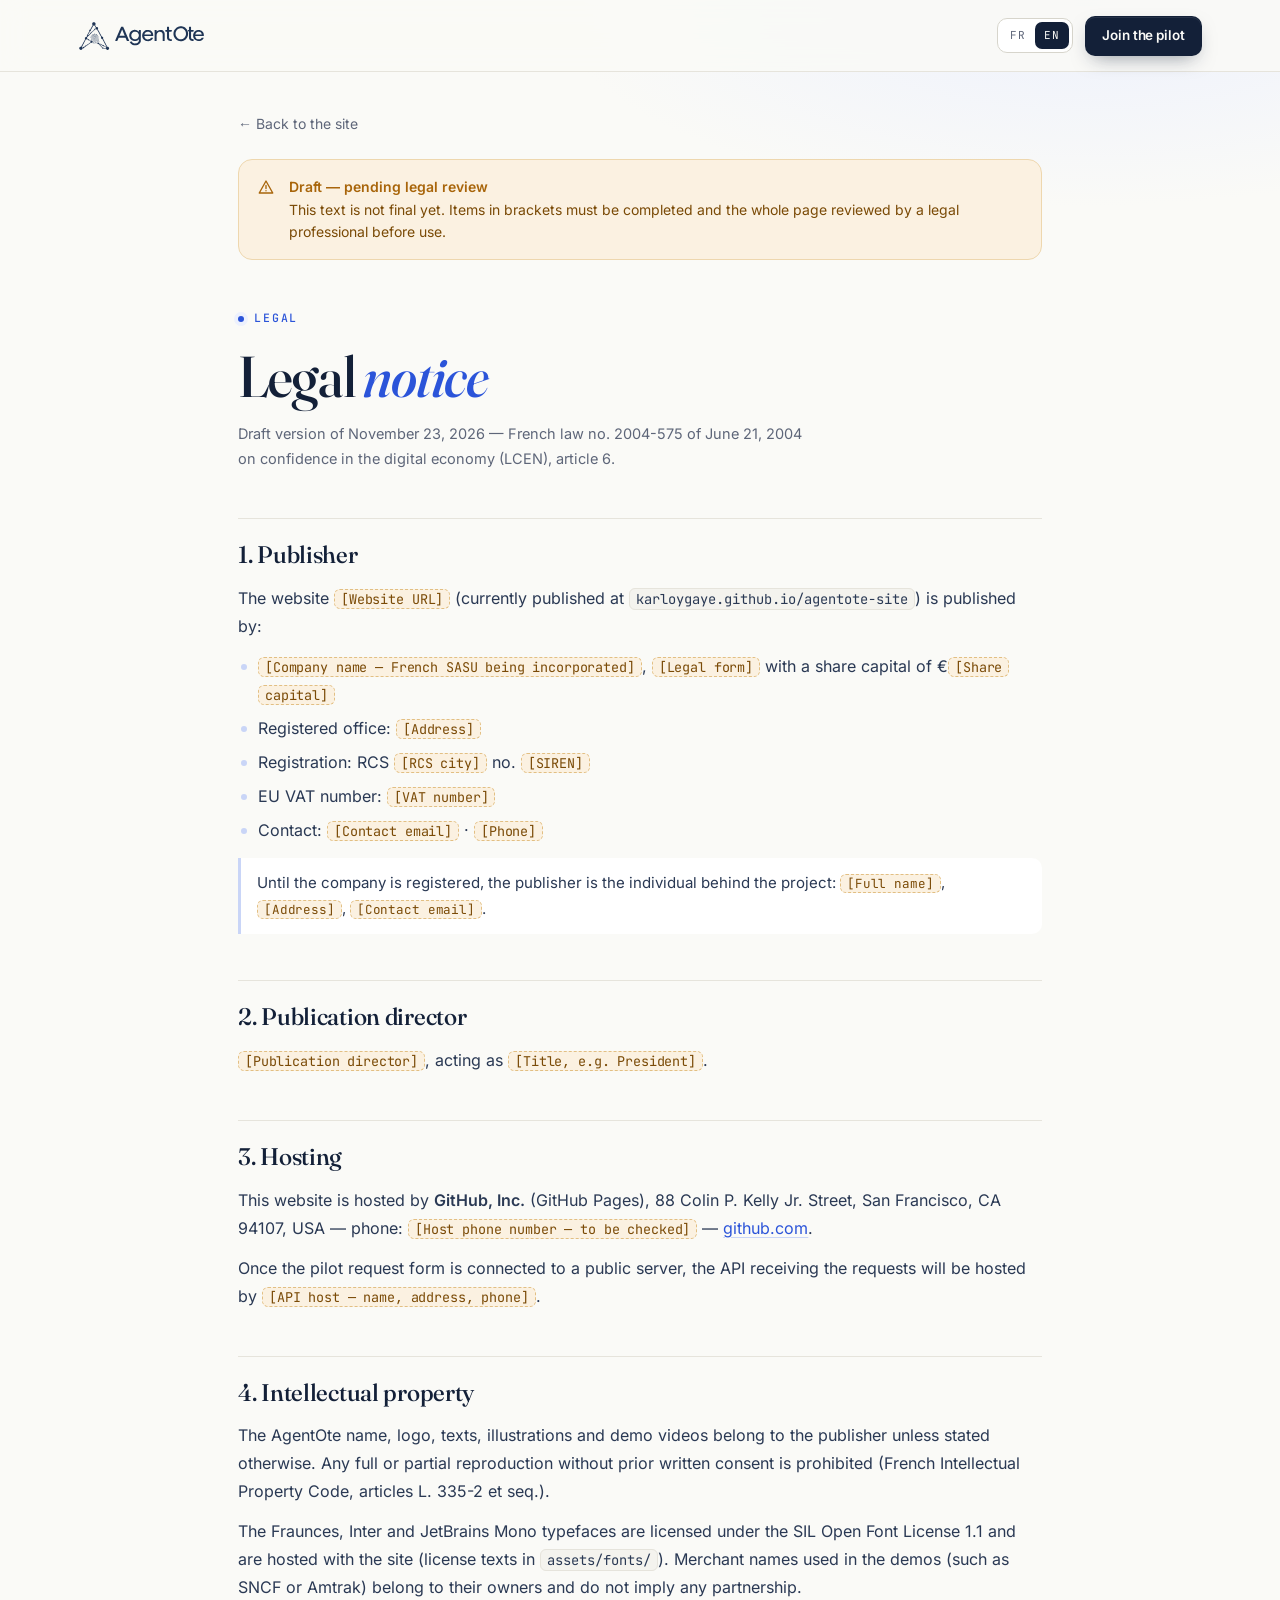
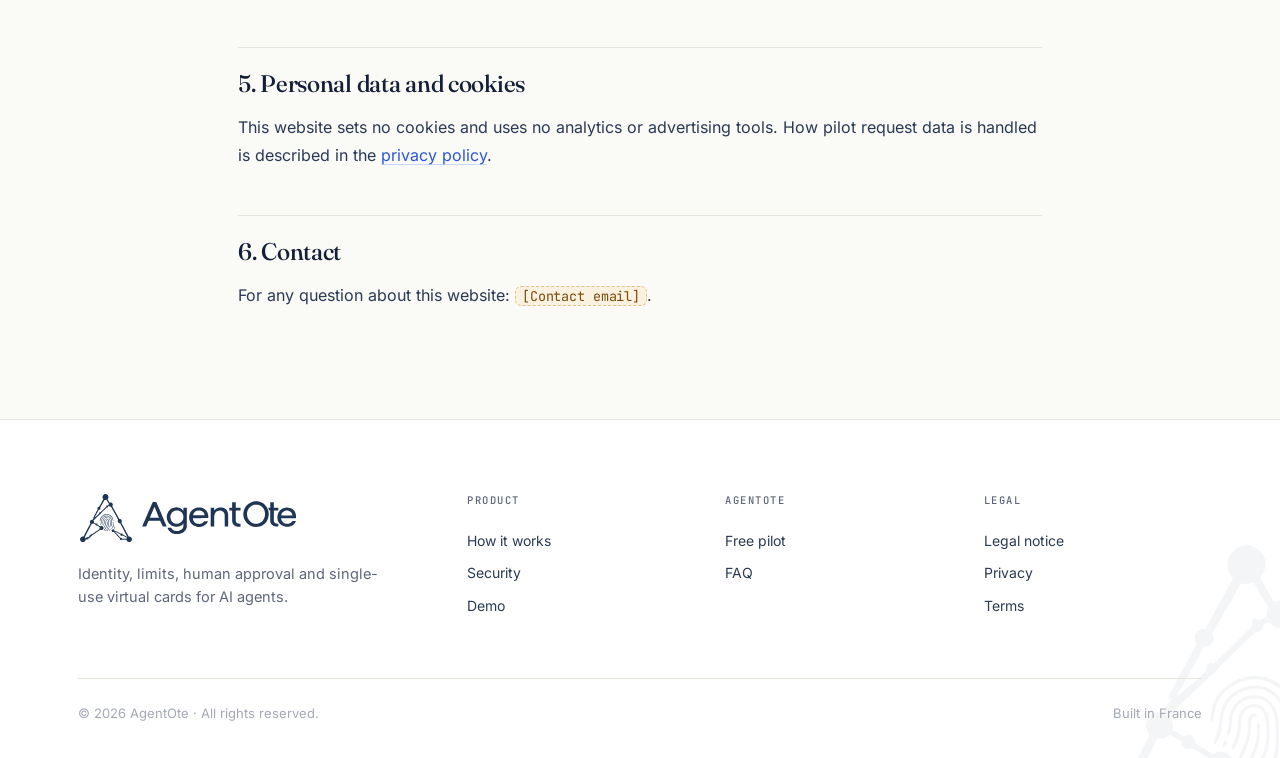
<file: mentions-legales.html>
<!DOCTYPE html>
<html lang="fr">
<head>
<meta charset="UTF-8" />
<meta name="viewport" content="width=device-width, initial-scale=1" />
<title>Mentions légales — AgentOte</title>
<!-- Brouillon juridique : pas d'indexation tant que le texte n'est pas validé -->
<meta name="robots" content="noindex" />
<meta name="theme-color" content="#FAFAF7" />
<link rel="icon" href="assets/favicon.ico" sizes="any" />
<link rel="icon" type="image/svg+xml" href="assets/favicon.svg" />
<link rel="apple-touch-icon" href="assets/apple-touch-icon-180.png" />
<link rel="stylesheet" href="assets/fonts.css" />
<style>
*,*::before,*::after{box-sizing:border-box;margin:0;padding:0}
:root{
  --paper:#FAFAF7; --paper-2:#F4F3EE; --white:#FFFFFF;
  --navy:#1F3555;
  --ink:#132038; --ink-2:#2A3954; --muted:#5E6679; --faint:#A3A8B4;
  --line:#E6E4DC; --line-2:#D7D5CC;
  --accent:#2B54D9; --accent-ink:#1F43B8; --accent-soft:#EDF1FD; --accent-line:#C9D5F7;
  --ok:#11875A; --ok-soft:#E5F4EC; --warn:#A8650A; --warn-soft:#FBF1E1;
  --serif:'Fraunces',Georgia,'Times New Roman',serif;
  --sans:'Inter',-apple-system,BlinkMacSystemFont,'Segoe UI',sans-serif;
  --mono:'JetBrains Mono',ui-monospace,SFMono-Regular,Consolas,monospace;
  --nav-h:72px; --max:1180px; --r:16px;
  --shadow-1:0 1px 2px rgba(19,32,56,.04),0 2px 6px rgba(19,32,56,.04);
  --shadow-2:0 1px 2px rgba(19,32,56,.05),0 12px 32px -8px rgba(19,32,56,.12),0 40px 80px -30px rgba(19,32,56,.18);
  --ease:cubic-bezier(.2,.7,.2,1);
}
html{scroll-behavior:smooth;-webkit-text-size-adjust:100%}
body{font-family:var(--sans);font-size:16px;line-height:1.6;color:var(--ink);background:var(--paper);-webkit-font-smoothing:antialiased;text-rendering:optimizeLegibility;overflow-x:hidden}
::selection{background:var(--accent);color:#fff}
a{color:inherit;text-decoration:none}
ul,ol{list-style:none}
button{font:inherit;cursor:pointer;color:inherit}
img,svg,video{display:block;max-width:100%}
:focus-visible{outline:2px solid var(--accent);outline-offset:3px;border-radius:6px}
.container{max-width:var(--max);margin:0 auto;padding:0 28px}
.display{font-family:var(--serif);font-weight:500;letter-spacing:-.022em;line-height:1.02;font-variation-settings:"opsz" 144}
.display em{font-style:italic;font-weight:500;color:var(--accent)}
.kicker{display:inline-flex;align-items:center;gap:10px;font-family:var(--mono);font-size:11.5px;font-weight:500;letter-spacing:.16em;text-transform:uppercase;color:var(--accent)}
.kicker .dot{width:6px;height:6px;border-radius:50%;background:var(--accent);box-shadow:0 0 0 4px var(--accent-soft)}
.sec{padding:128px 0;position:relative}
.sec-head{max-width:760px;margin-bottom:64px}
.sec-head.center{margin-left:auto;margin-right:auto;text-align:center}
.sec-head h2{text-wrap:balance;font-family:var(--serif);font-weight:500;font-size:clamp(2.1rem,4vw,3.25rem);letter-spacing:-.02em;line-height:1.06;margin:18px 0 18px;font-variation-settings:"opsz" 144}
.sec-head h2 em{font-style:italic;color:var(--accent)}
.sec-sub{font-size:17.5px;color:var(--muted);max-width:60ch;line-height:1.65}
.sec-head.center .sec-sub{margin:0 auto}
.num{font-family:var(--mono);color:var(--faint)}
.btn{position:relative;display:inline-flex;align-items:center;justify-content:center;gap:10px;height:50px;padding:0 24px;border-radius:12px;border:1px solid transparent;font-size:15px;font-weight:600;letter-spacing:-.005em;white-space:nowrap;transition:background .25s var(--ease),color .25s,border-color .25s,transform .25s var(--ease),box-shadow .25s}
.btn-ink{background:var(--ink);color:var(--paper);box-shadow:0 1px 0 rgba(255,255,255,.08) inset,0 8px 20px -8px rgba(19,32,56,.5)}
.btn-ink:hover{background:var(--accent);transform:translateY(-1px);box-shadow:0 12px 26px -10px rgba(43,84,217,.6)}
.btn-ink .arr{transition:transform .25s var(--ease)}
.btn-ink:hover .arr{transform:translateX(3px)}
.btn-ghost{background:transparent;color:var(--ink);padding:0 10px}
.btn-ghost .play{width:30px;height:30px;border-radius:50%;border:1px solid var(--line-2);display:grid;place-items:center;background:var(--white);transition:border-color .25s,transform .25s var(--ease)}
.btn-ghost:hover .play{border-color:var(--ink);transform:scale(1.06)}
.btn-sm{height:40px;padding:0 16px;font-size:13.5px;border-radius:10px}
#nav{position:fixed;inset:0 0 auto;height:var(--nav-h);z-index:900;background:rgba(250,250,247,.72);backdrop-filter:saturate(1.4) blur(14px);-webkit-backdrop-filter:saturate(1.4) blur(14px);border-bottom:1px solid transparent;transition:border-color .3s,background .3s}
#nav.scrolled{border-bottom-color:var(--line);background:rgba(250,250,247,.9)}
.nav-in{max-width:var(--max);margin:0 auto;padding:0 28px;height:100%;display:flex;align-items:center;justify-content:space-between;gap:20px}
.brand{display:flex;align-items:center;flex-shrink:0}
.brand img{height:30px;width:auto}
.nav-links{display:flex;gap:30px}
.nav-links a{font-size:14px;font-weight:500;color:var(--muted);transition:color .2s;position:relative}
.nav-links a::after{content:"";position:absolute;left:0;right:0;bottom:-6px;height:1px;background:var(--ink);transform:scaleX(0);transform-origin:left;transition:transform .3s var(--ease)}
.nav-links a:hover{color:var(--ink)}
.nav-links a:hover::after{transform:scaleX(1)}
.nav-act{display:flex;align-items:center;gap:12px}
.lang{display:flex;padding:3px;border:1px solid var(--line-2);border-radius:10px;background:var(--white)}
.lang button{border:0;background:transparent;font-family:var(--mono);font-size:11px;letter-spacing:.08em;padding:5px 9px;border-radius:7px;color:var(--muted);transition:background .2s,color .2s}
.lang button.on{background:var(--ink);color:var(--paper)}
.burger{display:none;width:40px;height:40px;border:1px solid var(--line-2);border-radius:10px;background:var(--white);flex-direction:column;align-items:center;justify-content:center;gap:5px}
.burger span{width:16px;height:1.5px;background:var(--ink);transition:transform .25s,opacity .25s}
.burger.open span:nth-child(1){transform:translateY(3.25px) rotate(45deg)}
.burger.open span:nth-child(2){transform:translateY(-3.25px) rotate(-45deg)}
#mmenu{position:fixed;inset:var(--nav-h) 0 0;z-index:850;background:var(--paper);padding:28px;display:flex;flex-direction:column;opacity:0;visibility:hidden;transform:translateY(-8px);transition:opacity .25s,transform .25s,visibility .25s}
#mmenu.open{opacity:1;visibility:visible;transform:none}
#mmenu a.m{font-family:var(--serif);font-size:28px;padding:14px 0;border-bottom:1px solid var(--line);display:flex;justify-content:space-between;align-items:center}
#mmenu a.m b{font-weight:500}
#mmenu a.m span{font-family:var(--mono);font-size:12px;color:var(--faint)}
#mmenu .btn{margin-top:28px}
#hero{position:relative;padding:calc(var(--nav-h) + 84px) 0 110px;overflow:hidden}
.grid-bg{position:absolute;inset:0;pointer-events:none;background-image:linear-gradient(var(--line) 1px,transparent 1px),linear-gradient(90deg,var(--line) 1px,transparent 1px);background-size:72px 72px;opacity:.55;-webkit-mask-image:radial-gradient(ellipse 70% 60% at 50% 30%,#000 15%,transparent 72%);mask-image:radial-gradient(ellipse 70% 60% at 50% 30%,#000 15%,transparent 72%)}
.glow{position:absolute;pointer-events:none;width:720px;height:720px;right:-120px;top:-120px;background:radial-gradient(closest-side,rgba(43,84,217,.10),transparent);filter:blur(10px)}
.net{position:absolute;pointer-events:none;right:-40px;top:70px;width:760px;height:620px;opacity:.9}
.net line{stroke:var(--navy);stroke-opacity:.13;stroke-width:1}
.net circle{fill:var(--navy);fill-opacity:.16}
.net circle.p{fill:var(--accent);fill-opacity:.5;animation:pulse 3.6s var(--ease) infinite}
.net circle.p:nth-of-type(2n){animation-delay:1.2s}
.net circle.p:nth-of-type(3n){animation-delay:2.4s}
@keyframes pulse{0%,100%{fill-opacity:.15}50%{fill-opacity:.6}}
.hero-grid{position:relative;display:grid;grid-template-columns:1.08fr .92fr;gap:64px;align-items:center}
.hero-copy h1{font-size:clamp(3rem,5.6vw,4.85rem);margin:26px 0 0;text-wrap:balance}
.hero-copy h1 .l2{display:block}
.lead{margin-top:28px;font-size:19px;line-height:1.6;color:var(--muted);max-width:33em}
.lead strong{color:var(--ink);font-weight:600}
.cta-row{display:flex;align-items:center;gap:14px;margin-top:38px;flex-wrap:wrap}
.proof{margin-top:44px;padding-top:26px;border-top:1px solid var(--line);display:grid;grid-template-columns:repeat(3,auto);gap:12px 28px;justify-content:start}
.proof li{display:flex;align-items:center;gap:10px;font-family:var(--mono);font-size:12px;color:var(--ink-2);letter-spacing:.01em}
.proof svg{flex:none;color:var(--accent)}
.stage{position:relative}
.stage .fp{position:absolute;right:-84px;top:-92px;width:250px;opacity:.55;pointer-events:none}
.stage .console{z-index:1}.caption{position:relative}
.stage .fp path{fill:none;stroke:var(--navy);stroke-opacity:.18;stroke-width:1.3;stroke-linecap:round}
.console{position:relative;background:var(--white);border:1px solid var(--line);border-radius:22px;box-shadow:var(--shadow-2);padding:22px;overflow:hidden}
.console::before{content:"";position:absolute;inset:0;border-radius:22px;padding:1px;background:linear-gradient(160deg,rgba(43,84,217,.35),transparent 40%);-webkit-mask:linear-gradient(#000 0 0) content-box,linear-gradient(#000 0 0);-webkit-mask-composite:xor;mask-composite:exclude;pointer-events:none}
.c-head{display:flex;justify-content:space-between;align-items:center;padding:2px 4px 18px}
.c-brand{display:flex;align-items:center;gap:9px;font-weight:600;font-size:14.5px;color:var(--navy)}
.c-brand img{width:22px;height:auto}
.live{display:flex;align-items:center;gap:8px;font-family:var(--mono);font-size:10.5px;letter-spacing:.14em;text-transform:uppercase;color:var(--muted)}
.live i{width:7px;height:7px;border-radius:50%;background:var(--ok);animation:ping 2s infinite}
@keyframes ping{0%{box-shadow:0 0 0 0 rgba(17,135,90,.45)}80%,100%{box-shadow:0 0 0 8px rgba(17,135,90,0)}}
.steps{display:grid;grid-template-columns:repeat(4,1fr);gap:6px;margin:0 4px 18px}
.steps li{font-family:var(--mono);font-size:10px;letter-spacing:.06em;text-transform:uppercase;color:var(--faint);transition:color .4s;white-space:nowrap}
.steps li b{display:block;height:3px;border-radius:3px;background:var(--line);margin-bottom:8px;overflow:hidden;position:relative}
.steps li b::after{content:"";position:absolute;inset:0;background:var(--accent);transform:scaleX(0);transform-origin:left}
.steps li.done{color:var(--ink-2)}
.steps li.done b::after{transform:scaleX(1);transition:transform .3s}
.steps li.cur{color:var(--accent)}
.steps li.cur b::after{animation:fill var(--dur,2.8s) linear forwards}
@keyframes fill{to{transform:scaleX(1)}}
.panes{display:grid;background:var(--paper);border:1px solid var(--line);border-radius:16px;min-height:322px}
.pane{grid-area:1/1;padding:22px;opacity:0;transform:translateY(8px) scale(.985);transition:opacity .5s var(--ease),transform .6s var(--ease);pointer-events:none}
.pane.on{opacity:1;transform:none;pointer-events:auto}
.row{display:flex;justify-content:space-between;align-items:center;gap:16px;padding:10px 0;border-bottom:1px dashed var(--line-2);font-size:13.5px}
.row:last-child{border-bottom:0}
.row .k{font-family:var(--mono);font-size:11.5px;color:var(--muted)}
.row .v{font-family:var(--mono);font-size:12.5px;color:var(--ink);text-align:right}
.badge{display:inline-flex;align-items:center;gap:6px;font-family:var(--mono);font-size:10.5px;letter-spacing:.04em;padding:4px 9px;border-radius:999px;border:1px solid var(--line-2);background:var(--white);color:var(--ink-2);white-space:nowrap}
.badge.ok{color:var(--ok);background:var(--ok-soft);border-color:#C6E6D5}
.badge.wait{color:var(--warn);background:var(--warn-soft);border-color:#EFD9B2}
.badge.acc{color:var(--accent);background:var(--accent-soft);border-color:var(--accent-line)}
.p-title{display:flex;justify-content:space-between;align-items:center;gap:12px;margin-bottom:8px}
.p-title .t{font-family:var(--mono);font-size:10.5px;letter-spacing:.14em;text-transform:uppercase;color:var(--muted)}
.amount{font-family:var(--serif);font-size:44px;font-weight:500;letter-spacing:-.02em;line-height:1;margin:6px 0 6px;font-variation-settings:"opsz" 144}
.merchant{font-size:14px;color:var(--muted)}
.chips{display:flex;flex-wrap:wrap;gap:6px;margin-top:16px}
.chip-c{font-family:var(--mono);font-size:11px;padding:6px 9px;border-radius:8px;border:1px solid var(--line-2);background:var(--white);color:var(--ink-2)}
.chip-c.hl{border-color:var(--accent-line);color:var(--accent);background:var(--accent-soft)}
.wait-ring{width:46px;height:46px;border-radius:50%;border:2px solid var(--line);border-top-color:var(--accent);animation:spin 1.1s linear infinite;flex:none}
@keyframes spin{to{transform:rotate(360deg)}}
.big-check{width:52px;height:52px;border-radius:50%;background:var(--ok-soft);display:grid;place-items:center;flex:none}
.big-check path{stroke:var(--ok);stroke-width:2.4;fill:none;stroke-linecap:round;stroke-linejoin:round;stroke-dasharray:30;stroke-dashoffset:30}
.pane.on .big-check path{animation:draw .7s .15s var(--ease) forwards}
@keyframes draw{to{stroke-dashoffset:0}}
.sig{margin-top:18px;font-family:var(--mono);font-size:11px;color:var(--muted);background:var(--white);border:1px solid var(--line);border-radius:10px;padding:10px 12px;line-height:1.8}
.sig b{color:var(--ink-2);font-weight:500}
.vcard{position:relative;aspect-ratio:1.586;border-radius:16px;padding:20px 22px;color:#fff;overflow:hidden;background:radial-gradient(120% 140% at 100% 0%,#3E66E6 0%,#2346B8 35%,#1F3555 75%,#172843 100%);box-shadow:0 24px 40px -18px rgba(31,53,85,.55),inset 0 1px 0 rgba(255,255,255,.18);display:flex;flex-direction:column;justify-content:space-between}
.vcard .mesh{position:absolute;inset:0;width:100%;height:100%;opacity:.16}
.vcard .mesh line{stroke:#fff;stroke-width:.8}
.vcard .mesh circle{fill:#fff}
.vcard .shine{position:absolute;inset:-40%;background:linear-gradient(115deg,transparent 40%,rgba(255,255,255,.22) 50%,transparent 60%);transform:translateX(-60%)}
.pane.on .vcard .shine{animation:shine 1.6s .3s var(--ease) forwards}
@keyframes shine{to{transform:translateX(60%)}}
.vc-top,.vc-bot{position:relative;display:flex;justify-content:space-between;align-items:flex-start;gap:10px}
.vc-brand{display:flex;align-items:center;gap:8px;font-weight:600;font-size:14px}
.vc-brand img{width:20px}
.vc-pill{font-family:var(--mono);font-size:9.5px;letter-spacing:.1em;text-transform:uppercase;padding:4px 8px;border-radius:999px;background:rgba(255,255,255,.14);border:1px solid rgba(255,255,255,.22)}
.vc-mid{position:relative;display:flex;align-items:center;gap:14px}
.emv{width:38px;height:28px;border-radius:6px;background:linear-gradient(135deg,#F3DFA8,#C9A24A 60%,#E9D08E);position:relative;overflow:hidden}
.emv::before{content:"";position:absolute;inset:6px 0;border-top:1px solid rgba(80,60,10,.35);border-bottom:1px solid rgba(80,60,10,.35)}
.emv::after{content:"";position:absolute;inset:0 13px;border-left:1px solid rgba(80,60,10,.35);border-right:1px solid rgba(80,60,10,.35)}
.pan{position:relative;font-family:var(--mono);font-size:15px;letter-spacing:.14em;opacity:.95}
.vc-bot .l{font-family:var(--mono);font-size:8.5px;letter-spacing:.14em;text-transform:uppercase;opacity:.65;white-space:nowrap}
.vc-bot .v{font-family:var(--mono);font-size:13px;margin-top:3px;white-space:nowrap}
.under{display:flex;justify-content:space-between;align-items:center;gap:10px;margin-top:14px;font-size:12.5px;color:var(--muted)}
.caption{margin-top:14px;font-family:var(--mono);font-size:11px;color:var(--faint);text-align:center}
.compat{border-top:1px solid var(--line);border-bottom:1px solid var(--line);background:var(--white)}
.compat .container{display:flex;align-items:center;justify-content:space-between;gap:24px;padding-top:22px;padding-bottom:22px;flex-wrap:wrap}
.compat .lbl{font-family:var(--mono);font-size:11px;letter-spacing:.14em;text-transform:uppercase;color:var(--muted)}
.compat ul{display:flex;gap:10px 34px;flex-wrap:wrap}
.compat li{font-size:15px;font-weight:500;color:var(--ink-2);display:flex;align-items:center;gap:9px}
.compat li i{width:5px;height:5px;border-radius:50%;background:var(--accent-line)}
.issuing{margin-top:14px;padding:12px 14px;border:1px solid var(--accent-line);background:var(--accent-soft);border-radius:10px}
.issuing .ir{display:flex;justify-content:space-between;gap:10px;font-size:13px;color:var(--accent-ink);font-weight:500}
.issuing .mono{font-family:var(--mono);font-size:11px;opacity:.8}
.issuing b{display:block;height:3px;border-radius:3px;margin-top:10px;background:rgba(43,84,217,.15);position:relative;overflow:hidden}
.issuing b::after{content:"";position:absolute;inset:0;width:40%;background:var(--accent);border-radius:3px;animation:slide 1.2s var(--ease) infinite}
@keyframes slide{from{transform:translateX(-100%)}to{transform:translateX(260%)}}
.how{display:grid;grid-template-columns:repeat(4,1fr);gap:18px;position:relative}
.how::before{content:"";position:absolute;left:30px;right:30px;top:45px;border-top:1px dashed var(--line-2)}
.st{position:relative;background:var(--white);border:1px solid var(--line);border-radius:var(--r);padding:26px 24px 28px;box-shadow:var(--shadow-1);transition:transform .35s var(--ease),box-shadow .35s,border-color .35s}
.st:hover{transform:translateY(-4px);box-shadow:var(--shadow-2);border-color:var(--line-2)}
.st .n{width:38px;height:38px;border-radius:50%;display:grid;place-items:center;background:var(--paper);border:1px solid var(--line-2);font-family:var(--mono);font-size:12px;color:var(--accent);position:relative;z-index:1}
.st h3{font-family:var(--serif);font-weight:500;font-size:23px;letter-spacing:-.01em;line-height:1.2;margin:22px 0 10px}
.st p{font-size:14.5px;color:var(--muted);line-height:1.6}
.st code{font-family:var(--mono);font-size:12px;color:var(--accent);background:var(--accent-soft);padding:1px 6px;border-radius:5px}
#security{background:var(--white);border-top:1px solid var(--line);border-bottom:1px solid var(--line)}
#security .grid-bg{opacity:.35}
.sec-grid{display:grid;grid-template-columns:repeat(6,1fr);gap:18px;position:relative}
.sc{grid-column:span 2;background:var(--paper);border:1px solid var(--line);border-radius:var(--r);padding:28px;position:relative;overflow:hidden;transition:border-color .3s,transform .35s var(--ease)}
.sc:hover{border-color:var(--accent-line);transform:translateY(-3px)}
.sc.wide{grid-column:span 3}
.sc .ico{width:44px;height:44px;border-radius:12px;background:var(--white);border:1px solid var(--line);display:grid;place-items:center;color:var(--navy)}
.sc h3{font-family:var(--serif);font-weight:500;font-size:22px;letter-spacing:-.01em;line-height:1.2;margin:20px 0 10px}
.sc p{font-size:14.5px;color:var(--muted);line-height:1.6}
.sc .tag{position:absolute;top:28px;right:28px;font-family:var(--mono);font-size:10.5px;letter-spacing:.06em;color:var(--accent);background:var(--accent-soft);border:1px solid var(--accent-line);padding:4px 8px;border-radius:6px}
.log{margin-top:18px;font-family:var(--mono);font-size:11.5px;line-height:1.95;color:var(--ink-2);background:var(--white);border:1px solid var(--line);border-radius:10px;padding:10px 14px;white-space:nowrap;overflow:hidden;text-overflow:ellipsis}
.log span{color:var(--faint)}
.log .g{color:var(--ok)}.log .b{color:var(--accent)}
.int{display:grid;grid-template-columns:.85fr 1.15fr;gap:56px;align-items:start}
.tools{margin-top:30px;display:grid;grid-template-columns:1fr 1fr;gap:10px}
.tools li{font-family:var(--mono);font-size:12.5px;color:var(--ink-2);background:var(--white);border:1px solid var(--line);border-radius:10px;padding:10px 12px;display:flex;align-items:center;gap:8px}
.tools li::before{content:"";width:6px;height:6px;border-radius:2px;background:var(--accent);opacity:.7}
.int-note{margin-top:22px;font-size:14px;color:var(--muted)}
.code{background:#0F1A2E;border-radius:18px;box-shadow:var(--shadow-2);overflow:hidden;border:1px solid #1E2B44;min-width:0}
.code-bar{display:flex;align-items:center;justify-content:space-between;padding:12px 14px 0 16px;border-bottom:1px solid #1E2B44}
.tabs{display:flex;gap:4px}
.tabs button{border:0;background:transparent;color:#8D98B3;font-family:var(--mono);font-size:12px;padding:10px 12px 12px;border-bottom:2px solid transparent;transition:color .2s,border-color .2s}
.tabs button.on{color:#fff;border-bottom-color:#6E8EF5}
.copy{border:1px solid #2A3A58;background:transparent;color:#8D98B3;font-family:var(--mono);font-size:11px;padding:5px 10px;border-radius:7px;margin-bottom:10px;transition:color .2s,border-color .2s}
.copy:hover{color:#fff;border-color:#6E8EF5}
.code pre{margin:0;padding:22px 24px 26px;font-family:var(--mono);font-size:13px;line-height:1.75;color:#D5DCEC;overflow-x:auto;display:none;tab-size:2}
.code pre.on{display:block}
.tk-c{color:#6C7894;font-style:italic}.tk-k{color:#C3A6FF}.tk-s{color:#9BE0B6}.tk-n{color:#F7C77E}.tk-f{color:#8FB4FF}.tk-p{color:#D5DCEC}
.vid-wrap{position:relative;max-width:1040px;margin:0 auto}
.vid-frame{position:relative;border-radius:22px;overflow:hidden;background:var(--white);border:1px solid var(--line);box-shadow:var(--shadow-2);padding:10px}
.vid-frame video{width:100%;border-radius:14px;aspect-ratio:16/9;background:#EEF0F4}
.vid-meta{display:flex;justify-content:center;gap:10px 26px;flex-wrap:wrap;margin-top:22px;font-family:var(--mono);font-size:11.5px;color:var(--muted)}
.vid-meta>span{display:flex;align-items:center;gap:8px}
.vid-meta i{width:5px;height:5px;border-radius:50%;background:var(--accent)}
.who{display:grid;grid-template-columns:repeat(3,1fr);gap:18px}
.wc{background:var(--white);border:1px solid var(--line);border-radius:var(--r);padding:30px 28px;display:flex;flex-direction:column;transition:transform .35s var(--ease),box-shadow .35s}
.wc:hover{transform:translateY(-4px);box-shadow:var(--shadow-2)}
.wc .idx{font-family:var(--mono);font-size:11px;letter-spacing:.14em;color:var(--accent)}
.wc h3{font-family:var(--serif);font-weight:500;font-size:24px;letter-spacing:-.01em;line-height:1.2;margin:16px 0 12px}
.wc p{font-size:14.5px;color:var(--muted)}
.wc ul{margin-top:auto;padding-top:18px;border-top:1px solid var(--line);display:flex;flex-direction:column;gap:9px}
.wc p{margin-bottom:20px}
.wc li{font-size:13.5px;color:var(--ink-2);display:flex;gap:10px;align-items:baseline}
.wc li::before{content:"→";font-family:var(--mono);font-size:12px;color:var(--accent)}
.pilot{position:relative;border-radius:28px;background:var(--white);border:1px solid var(--line);box-shadow:var(--shadow-2);overflow:hidden;display:grid;grid-template-columns:1fr 1fr}
.pilot-l{padding:56px;position:relative}
.pilot-l .grid-bg{opacity:.5;-webkit-mask-image:radial-gradient(ellipse 80% 80% at 0% 0%,#000 10%,transparent 70%);mask-image:radial-gradient(ellipse 80% 80% at 0% 0%,#000 10%,transparent 70%)}
.pilot-l h2{text-wrap:balance;position:relative;font-family:var(--serif);font-weight:500;font-size:clamp(2rem,3.6vw,3rem);letter-spacing:-.02em;line-height:1.06;margin:18px 0 18px}
.pilot-l h2 em{font-style:italic;color:var(--accent)}
.pilot-l>p{position:relative;color:var(--muted);font-size:16.5px;max-width:42ch}
.give{position:relative;margin-top:30px;display:grid;grid-template-columns:1fr 1fr;gap:22px}
.give h4{font-family:var(--mono);font-size:10.5px;letter-spacing:.14em;text-transform:uppercase;color:var(--muted);font-weight:500;margin-bottom:12px}
.give li{font-size:14px;color:var(--ink-2);padding:7px 0;border-bottom:1px solid var(--line);display:flex;gap:9px}
.give li svg{flex:none;margin-top:5px;color:var(--accent)}
.pilot-r{padding:48px;background:var(--paper);border-left:1px solid var(--line)}
form .f{margin-bottom:16px}
form label{display:block;font-size:13px;font-weight:500;color:var(--ink-2);margin-bottom:7px}
form input,form select,form textarea{width:100%;font:inherit;font-size:15px;color:var(--ink);background:var(--white);border:1px solid var(--line-2);border-radius:11px;padding:12px 14px;transition:border-color .2s,box-shadow .2s;appearance:none;-webkit-appearance:none}
form select{background-image:url("data:image/svg+xml,%3Csvg xmlns='http://www.w3.org/2000/svg' width='12' height='12' viewBox='0 0 12 12'%3E%3Cpath d='M2 4l4 4 4-4' stroke='%235E6679' stroke-width='1.5' fill='none' stroke-linecap='round'/%3E%3C/svg%3E");background-repeat:no-repeat;background-position:right 14px center}
form textarea{min-height:104px;resize:vertical}
form input:focus,form select:focus,form textarea:focus{outline:0;border-color:var(--accent);box-shadow:0 0 0 4px var(--accent-soft)}
form .two{display:grid;grid-template-columns:1fr 1fr;gap:14px}
form .btn{width:100%;margin-top:6px}
.form-note{margin-top:14px;font-size:12.5px;color:var(--faint);text-align:center}
.ok-msg{display:none;margin-top:14px;padding:12px 14px;border-radius:11px;background:var(--ok-soft);color:var(--ok);font-size:14px}
.ok-msg.show{display:block}
.faq{max-width:820px;margin:0 auto;border-top:1px solid var(--line)}
.qa{border-bottom:1px solid var(--line)}
.qa button{text-wrap:pretty;width:100%;display:flex;justify-content:space-between;align-items:center;gap:24px;text-align:left;background:none;border:0;padding:26px 4px;font-family:var(--serif);font-size:21px;font-weight:500;letter-spacing:-.01em;color:var(--ink);line-height:1.3}
.qa .pm{flex:none;width:30px;height:30px;border-radius:50%;border:1px solid var(--line-2);position:relative;transition:background .25s,border-color .25s}
.qa .pm::before,.qa .pm::after{content:"";position:absolute;left:50%;top:50%;width:11px;height:1.5px;background:var(--ink);transform:translate(-50%,-50%)}
.qa .pm::after{transform:translate(-50%,-50%) rotate(90deg);transition:transform .35s var(--ease)}
.qa.open .pm{background:var(--ink);border-color:var(--ink)}
.qa.open .pm::before,.qa.open .pm::after{background:#fff}
.qa.open .pm::after{transform:translate(-50%,-50%) rotate(0)}
.qa .a{display:grid;grid-template-rows:0fr;transition:grid-template-rows .4s var(--ease)}
.qa.open .a{grid-template-rows:1fr}
.qa .a>div{overflow:hidden}
.qa .a p{padding:0 60px 26px 4px;color:var(--muted);font-size:16px;line-height:1.7}
footer{border-top:1px solid var(--line);background:var(--white);padding:72px 0 34px;position:relative;overflow:hidden}
.ft{display:grid;grid-template-columns:1.6fr 1fr 1fr 1fr;gap:40px;position:relative}
.ft-brand img{height:52px;width:auto}
.ft-brand p{margin-top:18px;color:var(--muted);font-size:14.5px;max-width:34ch}
.ft h4{font-family:var(--mono);font-size:10.5px;letter-spacing:.14em;text-transform:uppercase;color:var(--muted);font-weight:500;margin-bottom:16px}
.ft a{display:block;font-size:14px;color:var(--ink-2);padding:5px 0;transition:color .2s}
.ft a:hover{color:var(--accent)}
.ft-bot{position:relative;margin-top:56px;padding-top:24px;border-top:1px solid var(--line);display:flex;justify-content:space-between;gap:16px;flex-wrap:wrap;font-size:13px;color:var(--faint)}
.ft-mark{position:absolute;right:-150px;bottom:-110px;width:360px;opacity:.045;pointer-events:none}
.rv{opacity:0;transform:translateY(18px);transition:opacity .8s var(--ease),transform .9s var(--ease)}
.rv.in{opacity:1;transform:none}
.rv.d1{transition-delay:.08s}.rv.d2{transition-delay:.16s}.rv.d3{transition-delay:.24s}
@media (prefers-reduced-motion:reduce){*,*::before,*::after{animation:none!important;transition:none!important}.rv{opacity:1;transform:none}html{scroll-behavior:auto}.big-check path{stroke-dashoffset:0}}
@media (max-width:1080px){
  .nav-links{display:none}.burger{display:flex}
  .hero-grid{grid-template-columns:1fr;gap:56px}
  .stage{max-width:560px}
  .how{grid-template-columns:1fr 1fr}.how::before{display:none}
  .sc,.sc.wide{grid-column:span 3}
  .int{grid-template-columns:1fr;gap:40px}
  .pilot{grid-template-columns:1fr}.pilot-r{border-left:0;border-top:1px solid var(--line)}
  .ft{grid-template-columns:1fr 1fr 1fr}.ft-brand{grid-column:1/-1}
}
@media (max-width:720px){
  :root{--nav-h:64px}
  .container,.nav-in{padding:0 20px}
  .brand img{height:26px}
  .nav-cta{display:none}
  .sec{padding:88px 0}
  .sec-head{margin-bottom:44px}
  #hero{padding:calc(var(--nav-h) + 48px) 0 72px}
  .hero-copy h1{font-size:clamp(2.5rem,11.5vw,3.4rem)}
  .lead{font-size:17px}
  .cta-row .btn-ink{width:100%}
  .proof{grid-template-columns:1fr;gap:12px}
  .net{width:520px;right:-240px;top:30px;opacity:.55}
  .stage .fp{display:none}
  .console{padding:14px;border-radius:18px}
  .c-head{padding:2px 2px 14px}
  .panes{min-height:300px}
  .pane{padding:16px}
  .amount{font-size:36px}
  .steps{margin:0 2px 14px}
  .steps li{font-size:8.5px;letter-spacing:.02em}
  .vcard{padding:16px 16px}
  .pan{font-size:13px}
  .vc-bot .v{font-size:11.5px}
  .how,.who{grid-template-columns:1fr}
  .sc,.sc.wide{grid-column:1/-1}
  .sc .tag{position:static;display:inline-block;margin-top:16px}
  .tools{grid-template-columns:1fr}
  .code pre{font-size:11px;padding:18px;white-space:pre-wrap;word-break:break-word}
  .ft-mark{width:200px;right:-50px;bottom:-60px;opacity:.04}
  .stage{margin-top:-8px}
  .pilot-l,.pilot-r{padding:30px 22px}
  .give{grid-template-columns:1fr}
  form .two{grid-template-columns:1fr;gap:0}
  .qa button{font-size:18px;padding:22px 2px}
  .qa .a p{padding:0 8px 22px 2px}
  .ft{grid-template-columns:1fr 1fr}
  .compat .container{flex-direction:column;align-items:flex-start;gap:14px}
  .compat ul{gap:8px 22px}
}
/* Formulaire pilote : consentement, champ piège, état fermé, messages */
form .consent{display:flex;gap:10px;align-items:flex-start;font-size:13px;line-height:1.55;color:var(--muted);font-weight:400;margin:4px 0 14px;cursor:pointer}
form .consent input{flex:none;width:18px;height:18px;margin-top:1px;padding:0;border-radius:5px;appearance:auto;-webkit-appearance:checkbox;accent-color:var(--accent)}
form .consent a{color:var(--accent);text-decoration:underline;text-underline-offset:2px}
form .hp{position:absolute!important;left:-10000px;width:1px;height:1px;overflow:hidden}
form{position:relative}
form.is-closed input,form.is-closed select,form.is-closed textarea{background:var(--paper-2);color:var(--faint);cursor:not-allowed}
form.is-closed .btn{background:var(--line-2);color:var(--muted);box-shadow:none;cursor:not-allowed;transform:none}
form.is-closed .btn .arr{display:none}
form.is-closed .consent{cursor:default;opacity:.75}
.f-closed{display:flex;gap:12px;align-items:flex-start;margin-bottom:20px;padding:14px 16px;border-radius:12px;background:var(--accent-soft);border:1px solid var(--accent-line);color:var(--ink-2);font-size:13.5px;line-height:1.55}
.f-closed[hidden]{display:none}
.f-closed svg{flex:none;color:var(--accent);margin-top:1px}
.f-closed strong{display:block;color:var(--accent-ink);font-weight:600;margin-bottom:2px}
.ok-msg.err{background:#FBEAEA;color:#A32A2A}
form .btn:disabled{opacity:.7;cursor:progress}
/* Pages légales (mentions, confidentialité, CGU) — mêmes jetons que l'accueil */
html[lang="fr"] [data-l="en"],html[lang="en"] [data-l="fr"]{display:none!important}
.legal-page #nav{background:rgba(250,250,247,.9)}
.legal-main{padding:calc(var(--nav-h) + 40px) 0 110px;position:relative}
.legal-main::before{content:"";position:absolute;inset:0 0 auto 0;height:420px;background:radial-gradient(60% 70% at 85% 0%,var(--accent-soft),transparent 70%);pointer-events:none}
.legal{max-width:860px;position:relative}
.legal .back{margin-bottom:22px;font-size:14px}
.legal .back a{color:var(--muted);transition:color .2s}
.legal .back a:hover{color:var(--accent)}
.draft{display:flex;gap:14px;align-items:flex-start;background:var(--warn-soft);color:#7A4A06;border:1px solid #EED7AE;border-radius:14px;padding:16px 18px;font-size:14px;line-height:1.55;margin-bottom:44px}
.draft svg{flex:none;margin-top:2px;color:var(--warn)}
.draft strong{display:block;font-weight:600;margin-bottom:2px;color:var(--warn)}
.legal article h1{font-family:var(--serif);font-weight:500;font-size:clamp(2.3rem,5vw,3.6rem);letter-spacing:-.022em;line-height:1.04;margin:18px 0 14px;font-variation-settings:"opsz" 144;text-wrap:balance}
.legal article h1 em{font-style:italic;color:var(--accent)}
.legal .upd{color:var(--muted);font-size:14.5px;margin-bottom:34px;max-width:64ch}
.legal h2{font-family:var(--serif);font-weight:500;font-size:1.5rem;letter-spacing:-.012em;line-height:1.2;margin:46px 0 14px;padding-top:22px;border-top:1px solid var(--line);font-variation-settings:"opsz" 72}
.legal p,.legal li,.legal td{color:var(--ink-2);font-size:16px;line-height:1.75}
.legal p+p{margin-top:12px}
.legal ul{list-style:none;margin:12px 0}
.legal ul li{position:relative;padding-left:20px;margin:6px 0}
.legal ul li::before{content:"";position:absolute;left:3px;top:.78em;width:6px;height:6px;border-radius:50%;background:var(--accent-line)}
.legal article a{color:var(--accent);text-decoration:underline;text-decoration-color:var(--accent-line);text-underline-offset:3px}
.legal article a:hover{text-decoration-color:var(--accent)}
.legal code{font-family:var(--mono);font-size:.86em;background:var(--paper-2);border:1px solid var(--line);border-radius:6px;padding:1px 6px}
.legal .note{margin-top:14px;padding:12px 16px;border-left:3px solid var(--accent-line);background:var(--white);border-radius:0 10px 10px 0;font-size:15px}
.legal .tldr{background:var(--white);border:1px solid var(--line);border-radius:var(--r);padding:20px 22px;box-shadow:var(--shadow-1);font-size:15.5px;line-height:1.7;color:var(--ink-2)}
.legal .tldr strong{color:var(--ink)}
x-ph{display:inline;background:var(--warn-soft);color:#7A4A06;border:1px dashed #E2BF83;border-radius:6px;padding:0 6px;font-family:var(--mono);font-size:.84em;letter-spacing:-.01em;-webkit-box-decoration-break:clone;box-decoration-break:clone}
.lt{width:100%;border-collapse:separate;border-spacing:0;margin:8px 0 14px;background:var(--white);border:1px solid var(--line);border-radius:14px;overflow:hidden;font-size:14.5px}
.lt th{font-family:var(--mono);font-size:10.5px;letter-spacing:.12em;text-transform:uppercase;color:var(--muted);font-weight:500;text-align:left;padding:12px 14px;background:var(--paper-2);border-bottom:1px solid var(--line)}
.lt td{padding:13px 14px;vertical-align:top;border-bottom:1px solid var(--line);font-size:14.5px;line-height:1.6}
.lt tr:last-child td{border-bottom:0}
.lt td:first-child{font-weight:600;color:var(--ink)}
@media (max-width:760px){
  .lt,.lt tbody,.lt tr,.lt td{display:block;width:100%}
  .lt thead{display:none}
  .lt tr{border-bottom:1px solid var(--line);padding:6px 0}
  .lt td{border:0;padding:4px 16px}
  .legal-page .nav-cta{display:none}
}
</style>
</head>
<body class="legal-page" data-title-fr="Mentions légales" data-title-en="Legal notice">
<header id="nav" class="scrolled">
  <div class="nav-in">
    <a href="index.html" class="brand" aria-label="AgentOte"><img src="assets/agentote-logo.svg" alt="AgentOte" width="139" height="30"></a>
    <div class="nav-act">
      <div class="lang" role="group" aria-label="Langue / Language"><button type="button" data-lang="fr">FR</button><button type="button" data-lang="en">EN</button></div>
      <a href="index.html#pilot" class="btn btn-ink btn-sm nav-cta"><span data-l="fr">Rejoindre le pilote</span><span data-l="en">Join the pilot</span></a>
    </div>
  </div>
</header>
<main class="legal-main">
  <div class="container legal">
    <p class="back"><a href="index.html"><span data-l="fr">← Retour au site</span><span data-l="en">← Back to the site</span></a></p>
    <div class="draft" role="note">
      <svg width="18" height="18" viewBox="0 0 24 24" fill="none" stroke="currentColor" stroke-width="1.8" stroke-linecap="round" stroke-linejoin="round" aria-hidden="true"><path d="M12 4l9 16H3z"/><path d="M12 10v4M12 17h.01"/></svg>
      <div><strong data-l="fr">Brouillon — à faire valider</strong><strong data-l="en">Draft — pending legal review</strong>
        <span data-l="fr">Ce texte n'est pas encore définitif. Les informations entre crochets sont à compléter et le tout doit être relu par un professionnel du droit avant usage.</span>
        <span data-l="en">This text is not final yet. Items in brackets must be completed and the whole page reviewed by a legal professional before use.</span></div>
    </div>
<article data-l="fr" lang="fr">
  <span class="kicker"><span class="dot"></span>Légal</span>
  <h1>Mentions <em>légales</em></h1>
  <p class="upd">Version brouillon du 23 novembre 2026 — loi n° 2004-575 du 21 juin 2004 pour la confiance dans l'économie numérique (LCEN), article 6.</p>

  <h2>1. Éditeur du site</h2>
  <p>Le site <x-ph>[URL du site]</x-ph> (actuellement publié à l'adresse <code>karloygaye.github.io/agentote-site</code>) est édité par :</p>
  <ul>
    <li><x-ph>[Raison sociale — SASU en cours de création]</x-ph>, <x-ph>[Forme juridique]</x-ph> au capital de <x-ph>[Capital social]</x-ph> €</li>
    <li>Siège social : <x-ph>[Adresse]</x-ph></li>
    <li>Immatriculation : RCS <x-ph>[Ville du RCS]</x-ph> n° <x-ph>[SIREN]</x-ph></li>
    <li>N° de TVA intracommunautaire : <x-ph>[N° TVA]</x-ph></li>
    <li>Contact : <x-ph>[Email de contact]</x-ph> · <x-ph>[Téléphone]</x-ph></li>
  </ul>
  <p class="note">Tant que la société n'est pas immatriculée, l'éditeur est la personne physique qui porte le projet : <x-ph>[Nom et prénom]</x-ph>, <x-ph>[Adresse]</x-ph>, <x-ph>[Email de contact]</x-ph>.</p>

  <h2>2. Directeur de la publication</h2>
  <p><x-ph>[Directeur de publication]</x-ph>, en qualité de <x-ph>[Fonction, ex. Président]</x-ph>.</p>

  <h2>3. Hébergement</h2>
  <p>Le site est hébergé par <strong>GitHub, Inc.</strong> (service GitHub Pages), 88 Colin P. Kelly Jr. Street, San Francisco, CA 94107, États-Unis — téléphone : <x-ph>[Téléphone de l'hébergeur — à vérifier]</x-ph> — <a href="https://github.com" rel="noopener">github.com</a>.</p>
  <p>Lorsque le formulaire de demande de pilote sera relié à un serveur public, l'API qui reçoit les demandes sera hébergée par <x-ph>[Hébergeur de l'API — nom, adresse, téléphone]</x-ph>.</p>

  <h2>4. Propriété intellectuelle</h2>
  <p>La marque AgentOte, le logo, les textes, les illustrations et les vidéos de démonstration sont la propriété de l'éditeur, sauf mention contraire. Toute reproduction ou représentation, totale ou partielle, sans autorisation écrite préalable est interdite (articles L. 335-2 et suivants du Code de la propriété intellectuelle).</p>
  <p>Les polices Fraunces, Inter et JetBrains Mono sont distribuées sous licence SIL Open Font License 1.1 et hébergées avec le site (textes des licences dans <code>assets/fonts/</code>). Les noms de marchands cités dans les démonstrations (par exemple SNCF ou Amtrak) appartiennent à leurs titulaires et ne signifient aucun partenariat.</p>

  <h2>5. Données personnelles et cookies</h2>
  <p>Le site ne dépose aucun cookie et n'utilise aucun outil de mesure d'audience ni de publicité. Le traitement des données du formulaire de demande de pilote est décrit dans la <a href="confidentialite.html">politique de confidentialité</a>.</p>

  <h2>6. Contact</h2>
  <p>Pour toute question sur le site : <x-ph>[Email de contact]</x-ph>.</p>
</article>

<article data-l="en" lang="en">
  <span class="kicker"><span class="dot"></span>Legal</span>
  <h1>Legal <em>notice</em></h1>
  <p class="upd">Draft version of November 23, 2026 — French law no. 2004-575 of June 21, 2004 on confidence in the digital economy (LCEN), article 6.</p>

  <h2>1. Publisher</h2>
  <p>The website <x-ph>[Website URL]</x-ph> (currently published at <code>karloygaye.github.io/agentote-site</code>) is published by:</p>
  <ul>
    <li><x-ph>[Company name — French SASU being incorporated]</x-ph>, <x-ph>[Legal form]</x-ph> with a share capital of €<x-ph>[Share capital]</x-ph></li>
    <li>Registered office: <x-ph>[Address]</x-ph></li>
    <li>Registration: RCS <x-ph>[RCS city]</x-ph> no. <x-ph>[SIREN]</x-ph></li>
    <li>EU VAT number: <x-ph>[VAT number]</x-ph></li>
    <li>Contact: <x-ph>[Contact email]</x-ph> · <x-ph>[Phone]</x-ph></li>
  </ul>
  <p class="note">Until the company is registered, the publisher is the individual behind the project: <x-ph>[Full name]</x-ph>, <x-ph>[Address]</x-ph>, <x-ph>[Contact email]</x-ph>.</p>

  <h2>2. Publication director</h2>
  <p><x-ph>[Publication director]</x-ph>, acting as <x-ph>[Title, e.g. President]</x-ph>.</p>

  <h2>3. Hosting</h2>
  <p>This website is hosted by <strong>GitHub, Inc.</strong> (GitHub Pages), 88 Colin P. Kelly Jr. Street, San Francisco, CA 94107, USA — phone: <x-ph>[Host phone number — to be checked]</x-ph> — <a href="https://github.com" rel="noopener">github.com</a>.</p>
  <p>Once the pilot request form is connected to a public server, the API receiving the requests will be hosted by <x-ph>[API host — name, address, phone]</x-ph>.</p>

  <h2>4. Intellectual property</h2>
  <p>The AgentOte name, logo, texts, illustrations and demo videos belong to the publisher unless stated otherwise. Any full or partial reproduction without prior written consent is prohibited (French Intellectual Property Code, articles L. 335-2 et seq.).</p>
  <p>The Fraunces, Inter and JetBrains Mono typefaces are licensed under the SIL Open Font License 1.1 and are hosted with the site (license texts in <code>assets/fonts/</code>). Merchant names used in the demos (such as SNCF or Amtrak) belong to their owners and do not imply any partnership.</p>

  <h2>5. Personal data and cookies</h2>
  <p>This website sets no cookies and uses no analytics or advertising tools. How pilot request data is handled is described in the <a href="confidentialite.html">privacy policy</a>.</p>

  <h2>6. Contact</h2>
  <p>For any question about this website: <x-ph>[Contact email]</x-ph>.</p>
</article>
  </div>
</main>
<footer>
  <img class="ft-mark" src="assets/agentote-symbol.svg" alt="" aria-hidden="true">
  <div class="container">
    <div class="ft">
      <div class="ft-brand"><img src="assets/agentote-logo.svg" alt="AgentOte" width="241" height="52"><p><span data-l="fr">Identité, plafonds, validation humaine et cartes virtuelles à usage unique pour les agents IA.</span><span data-l="en">Identity, limits, human approval and single-use virtual cards for AI agents.</span></p></div>
      <div><h4><span data-l="fr">Produit</span><span data-l="en">Product</span></h4><a href="index.html#how"><span data-l="fr">Fonctionnement</span><span data-l="en">How it works</span></a><a href="index.html#security"><span data-l="fr">Sécurité</span><span data-l="en">Security</span></a><a href="index.html#demo"><span data-l="fr">Démo</span><span data-l="en">Demo</span></a></div>
      <div><h4>AgentOte</h4><a href="index.html#pilot"><span data-l="fr">Pilote gratuit</span><span data-l="en">Free pilot</span></a><a href="index.html#faq">FAQ</a></div>
      <div><h4><span data-l="fr">Légal</span><span data-l="en">Legal</span></h4><a href="mentions-legales.html"><span data-l="fr">Mentions légales</span><span data-l="en">Legal notice</span></a><a href="confidentialite.html"><span data-l="fr">Confidentialité</span><span data-l="en">Privacy</span></a><a href="cgu.html"><span data-l="fr">Conditions</span><span data-l="en">Terms</span></a></div>
    </div>
    <div class="ft-bot"><span>© 2026 AgentOte · <span data-l="fr">Tous droits réservés.</span><span data-l="en">All rights reserved.</span></span><span><span data-l="fr">Conçu en France</span><span data-l="en">Built in France</span></span></div>
  </div>
</footer>
<script>
/* Pages légales : même choix de langue que l'accueil (?lang= > choix mémorisé > langue du navigateur) */
(function(){
  var b = document.body;
  function setLang(l, persist){
    l = l === "en" ? "en" : "fr";
    document.documentElement.lang = l;
    document.title = (l === "en" ? b.dataset.titleEn : b.dataset.titleFr) + " — AgentOte";
    [].forEach.call(document.querySelectorAll(".lang button"), function(x){ x.classList.toggle("on", x.dataset.lang === l); x.setAttribute("aria-pressed", x.dataset.lang === l); });
    if (persist) try { localStorage.setItem("agentote-lang", l); } catch(e){}
  }
  document.addEventListener("click", function(e){ var x = e.target.closest(".lang button"); if (x) setLang(x.dataset.lang, true); });
  var q = new URLSearchParams(location.search).get("lang"), saved = null;
  try { saved = localStorage.getItem("agentote-lang"); } catch(e){}
  var nav = ((navigator.languages && navigator.languages[0]) || navigator.language || "fr").toLowerCase();
  if (q) setLang(q, true); else setLang(saved || (nav.indexOf("fr") === 0 ? "fr" : "en"), false);
})();
</script>
</body>
</html>
</file>
<file: assets/fonts.css>
/* Polices auto-hébergées (SIL Open Font License 1.1, voir OFL-*.txt) : Fraunces, Inter, JetBrains Mono.
   Copie locale des fichiers Google Fonts (sous-ensembles latin + latin-ext) : aucune requête vers Google. */
/* latin-ext */
@font-face {
  font-family: 'Fraunces';
  font-style: italic;
  font-weight: 400;
  font-display: swap;
  src: url(fonts/Fraunces-italic-latin-ext.woff2) format('woff2');
  unicode-range: U+0100-02BA, U+02BD-02C5, U+02C7-02CC, U+02CE-02D7, U+02DD-02FF, U+0304, U+0308, U+0329, U+1D00-1DBF, U+1E00-1E9F, U+1EF2-1EFF, U+2020, U+20A0-20AB, U+20AD-20C4, U+2113, U+2C60-2C7F, U+A720-A7FF;
}
/* latin */
@font-face {
  font-family: 'Fraunces';
  font-style: italic;
  font-weight: 400;
  font-display: swap;
  src: url(fonts/Fraunces-italic-latin.woff2) format('woff2');
  unicode-range: U+0000-00FF, U+0131, U+0152-0153, U+02BB-02BC, U+02C6, U+02DA, U+02DC, U+0304, U+0308, U+0329, U+2000-206F, U+20AC, U+2122, U+2191, U+2193, U+2212, U+2215, U+FEFF, U+FFFD;
}
/* latin-ext */
@font-face {
  font-family: 'Fraunces';
  font-style: italic;
  font-weight: 500;
  font-display: swap;
  src: url(fonts/Fraunces-italic-latin-ext.woff2) format('woff2');
  unicode-range: U+0100-02BA, U+02BD-02C5, U+02C7-02CC, U+02CE-02D7, U+02DD-02FF, U+0304, U+0308, U+0329, U+1D00-1DBF, U+1E00-1E9F, U+1EF2-1EFF, U+2020, U+20A0-20AB, U+20AD-20C4, U+2113, U+2C60-2C7F, U+A720-A7FF;
}
/* latin */
@font-face {
  font-family: 'Fraunces';
  font-style: italic;
  font-weight: 500;
  font-display: swap;
  src: url(fonts/Fraunces-italic-latin.woff2) format('woff2');
  unicode-range: U+0000-00FF, U+0131, U+0152-0153, U+02BB-02BC, U+02C6, U+02DA, U+02DC, U+0304, U+0308, U+0329, U+2000-206F, U+20AC, U+2122, U+2191, U+2193, U+2212, U+2215, U+FEFF, U+FFFD;
}
/* latin-ext */
@font-face {
  font-family: 'Fraunces';
  font-style: italic;
  font-weight: 600;
  font-display: swap;
  src: url(fonts/Fraunces-italic-latin-ext.woff2) format('woff2');
  unicode-range: U+0100-02BA, U+02BD-02C5, U+02C7-02CC, U+02CE-02D7, U+02DD-02FF, U+0304, U+0308, U+0329, U+1D00-1DBF, U+1E00-1E9F, U+1EF2-1EFF, U+2020, U+20A0-20AB, U+20AD-20C4, U+2113, U+2C60-2C7F, U+A720-A7FF;
}
/* latin */
@font-face {
  font-family: 'Fraunces';
  font-style: italic;
  font-weight: 600;
  font-display: swap;
  src: url(fonts/Fraunces-italic-latin.woff2) format('woff2');
  unicode-range: U+0000-00FF, U+0131, U+0152-0153, U+02BB-02BC, U+02C6, U+02DA, U+02DC, U+0304, U+0308, U+0329, U+2000-206F, U+20AC, U+2122, U+2191, U+2193, U+2212, U+2215, U+FEFF, U+FFFD;
}
/* latin-ext */
@font-face {
  font-family: 'Fraunces';
  font-style: normal;
  font-weight: 400;
  font-display: swap;
  src: url(fonts/Fraunces-normal-latin-ext.woff2) format('woff2');
  unicode-range: U+0100-02BA, U+02BD-02C5, U+02C7-02CC, U+02CE-02D7, U+02DD-02FF, U+0304, U+0308, U+0329, U+1D00-1DBF, U+1E00-1E9F, U+1EF2-1EFF, U+2020, U+20A0-20AB, U+20AD-20C4, U+2113, U+2C60-2C7F, U+A720-A7FF;
}
/* latin */
@font-face {
  font-family: 'Fraunces';
  font-style: normal;
  font-weight: 400;
  font-display: swap;
  src: url(fonts/Fraunces-normal-latin.woff2) format('woff2');
  unicode-range: U+0000-00FF, U+0131, U+0152-0153, U+02BB-02BC, U+02C6, U+02DA, U+02DC, U+0304, U+0308, U+0329, U+2000-206F, U+20AC, U+2122, U+2191, U+2193, U+2212, U+2215, U+FEFF, U+FFFD;
}
/* latin-ext */
@font-face {
  font-family: 'Fraunces';
  font-style: normal;
  font-weight: 500;
  font-display: swap;
  src: url(fonts/Fraunces-normal-latin-ext.woff2) format('woff2');
  unicode-range: U+0100-02BA, U+02BD-02C5, U+02C7-02CC, U+02CE-02D7, U+02DD-02FF, U+0304, U+0308, U+0329, U+1D00-1DBF, U+1E00-1E9F, U+1EF2-1EFF, U+2020, U+20A0-20AB, U+20AD-20C4, U+2113, U+2C60-2C7F, U+A720-A7FF;
}
/* latin */
@font-face {
  font-family: 'Fraunces';
  font-style: normal;
  font-weight: 500;
  font-display: swap;
  src: url(fonts/Fraunces-normal-latin.woff2) format('woff2');
  unicode-range: U+0000-00FF, U+0131, U+0152-0153, U+02BB-02BC, U+02C6, U+02DA, U+02DC, U+0304, U+0308, U+0329, U+2000-206F, U+20AC, U+2122, U+2191, U+2193, U+2212, U+2215, U+FEFF, U+FFFD;
}
/* latin-ext */
@font-face {
  font-family: 'Fraunces';
  font-style: normal;
  font-weight: 600;
  font-display: swap;
  src: url(fonts/Fraunces-normal-latin-ext.woff2) format('woff2');
  unicode-range: U+0100-02BA, U+02BD-02C5, U+02C7-02CC, U+02CE-02D7, U+02DD-02FF, U+0304, U+0308, U+0329, U+1D00-1DBF, U+1E00-1E9F, U+1EF2-1EFF, U+2020, U+20A0-20AB, U+20AD-20C4, U+2113, U+2C60-2C7F, U+A720-A7FF;
}
/* latin */
@font-face {
  font-family: 'Fraunces';
  font-style: normal;
  font-weight: 600;
  font-display: swap;
  src: url(fonts/Fraunces-normal-latin.woff2) format('woff2');
  unicode-range: U+0000-00FF, U+0131, U+0152-0153, U+02BB-02BC, U+02C6, U+02DA, U+02DC, U+0304, U+0308, U+0329, U+2000-206F, U+20AC, U+2122, U+2191, U+2193, U+2212, U+2215, U+FEFF, U+FFFD;
}
/* latin-ext */
@font-face {
  font-family: 'Inter';
  font-style: normal;
  font-weight: 400;
  font-display: swap;
  src: url(fonts/Inter-normal-latin-ext.woff2) format('woff2');
  unicode-range: U+0100-02BA, U+02BD-02C5, U+02C7-02CC, U+02CE-02D7, U+02DD-02FF, U+0304, U+0308, U+0329, U+1D00-1DBF, U+1E00-1E9F, U+1EF2-1EFF, U+2020, U+20A0-20AB, U+20AD-20C4, U+2113, U+2C60-2C7F, U+A720-A7FF;
}
/* latin */
@font-face {
  font-family: 'Inter';
  font-style: normal;
  font-weight: 400;
  font-display: swap;
  src: url(fonts/Inter-normal-latin.woff2) format('woff2');
  unicode-range: U+0000-00FF, U+0131, U+0152-0153, U+02BB-02BC, U+02C6, U+02DA, U+02DC, U+0304, U+0308, U+0329, U+2000-206F, U+20AC, U+2122, U+2191, U+2193, U+2212, U+2215, U+FEFF, U+FFFD;
}
/* latin-ext */
@font-face {
  font-family: 'Inter';
  font-style: normal;
  font-weight: 500;
  font-display: swap;
  src: url(fonts/Inter-normal-latin-ext.woff2) format('woff2');
  unicode-range: U+0100-02BA, U+02BD-02C5, U+02C7-02CC, U+02CE-02D7, U+02DD-02FF, U+0304, U+0308, U+0329, U+1D00-1DBF, U+1E00-1E9F, U+1EF2-1EFF, U+2020, U+20A0-20AB, U+20AD-20C4, U+2113, U+2C60-2C7F, U+A720-A7FF;
}
/* latin */
@font-face {
  font-family: 'Inter';
  font-style: normal;
  font-weight: 500;
  font-display: swap;
  src: url(fonts/Inter-normal-latin.woff2) format('woff2');
  unicode-range: U+0000-00FF, U+0131, U+0152-0153, U+02BB-02BC, U+02C6, U+02DA, U+02DC, U+0304, U+0308, U+0329, U+2000-206F, U+20AC, U+2122, U+2191, U+2193, U+2212, U+2215, U+FEFF, U+FFFD;
}
/* latin-ext */
@font-face {
  font-family: 'Inter';
  font-style: normal;
  font-weight: 600;
  font-display: swap;
  src: url(fonts/Inter-normal-latin-ext.woff2) format('woff2');
  unicode-range: U+0100-02BA, U+02BD-02C5, U+02C7-02CC, U+02CE-02D7, U+02DD-02FF, U+0304, U+0308, U+0329, U+1D00-1DBF, U+1E00-1E9F, U+1EF2-1EFF, U+2020, U+20A0-20AB, U+20AD-20C4, U+2113, U+2C60-2C7F, U+A720-A7FF;
}
/* latin */
@font-face {
  font-family: 'Inter';
  font-style: normal;
  font-weight: 600;
  font-display: swap;
  src: url(fonts/Inter-normal-latin.woff2) format('woff2');
  unicode-range: U+0000-00FF, U+0131, U+0152-0153, U+02BB-02BC, U+02C6, U+02DA, U+02DC, U+0304, U+0308, U+0329, U+2000-206F, U+20AC, U+2122, U+2191, U+2193, U+2212, U+2215, U+FEFF, U+FFFD;
}
/* latin-ext */
@font-face {
  font-family: 'JetBrains Mono';
  font-style: normal;
  font-weight: 400;
  font-display: swap;
  src: url(fonts/JetBrainsMono-normal-latin-ext.woff2) format('woff2');
  unicode-range: U+0100-02BA, U+02BD-02C5, U+02C7-02CC, U+02CE-02D7, U+02DD-02FF, U+0304, U+0308, U+0329, U+1D00-1DBF, U+1E00-1E9F, U+1EF2-1EFF, U+2020, U+20A0-20AB, U+20AD-20C4, U+2113, U+2C60-2C7F, U+A720-A7FF;
}
/* latin */
@font-face {
  font-family: 'JetBrains Mono';
  font-style: normal;
  font-weight: 400;
  font-display: swap;
  src: url(fonts/JetBrainsMono-normal-latin.woff2) format('woff2');
  unicode-range: U+0000-00FF, U+0131, U+0152-0153, U+02BB-02BC, U+02C6, U+02DA, U+02DC, U+0304, U+0308, U+0329, U+2000-206F, U+20AC, U+2122, U+2191, U+2193, U+2212, U+2215, U+FEFF, U+FFFD;
}
/* latin-ext */
@font-face {
  font-family: 'JetBrains Mono';
  font-style: normal;
  font-weight: 500;
  font-display: swap;
  src: url(fonts/JetBrainsMono-normal-latin-ext.woff2) format('woff2');
  unicode-range: U+0100-02BA, U+02BD-02C5, U+02C7-02CC, U+02CE-02D7, U+02DD-02FF, U+0304, U+0308, U+0329, U+1D00-1DBF, U+1E00-1E9F, U+1EF2-1EFF, U+2020, U+20A0-20AB, U+20AD-20C4, U+2113, U+2C60-2C7F, U+A720-A7FF;
}
/* latin */
@font-face {
  font-family: 'JetBrains Mono';
  font-style: normal;
  font-weight: 500;
  font-display: swap;
  src: url(fonts/JetBrainsMono-normal-latin.woff2) format('woff2');
  unicode-range: U+0000-00FF, U+0131, U+0152-0153, U+02BB-02BC, U+02C6, U+02DA, U+02DC, U+0304, U+0308, U+0329, U+2000-206F, U+20AC, U+2122, U+2191, U+2193, U+2212, U+2215, U+FEFF, U+FFFD;
}
</file>
